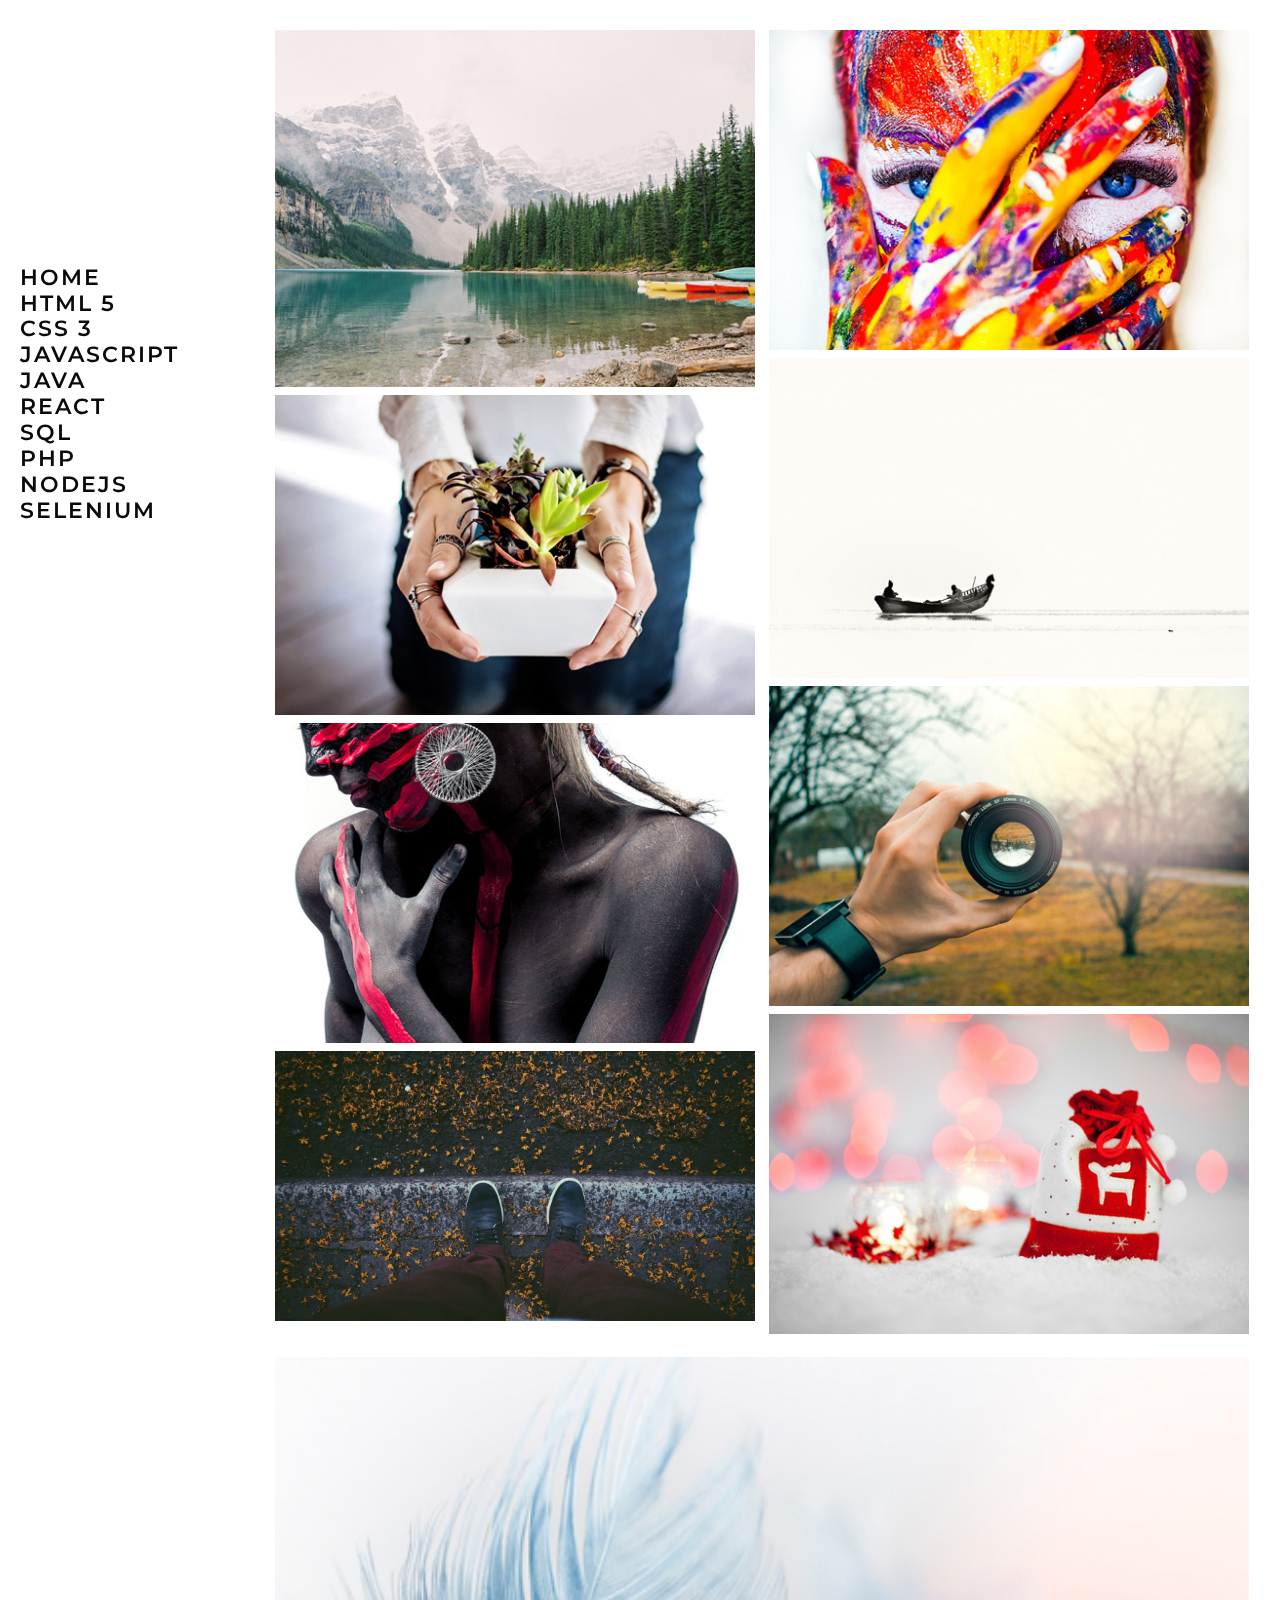
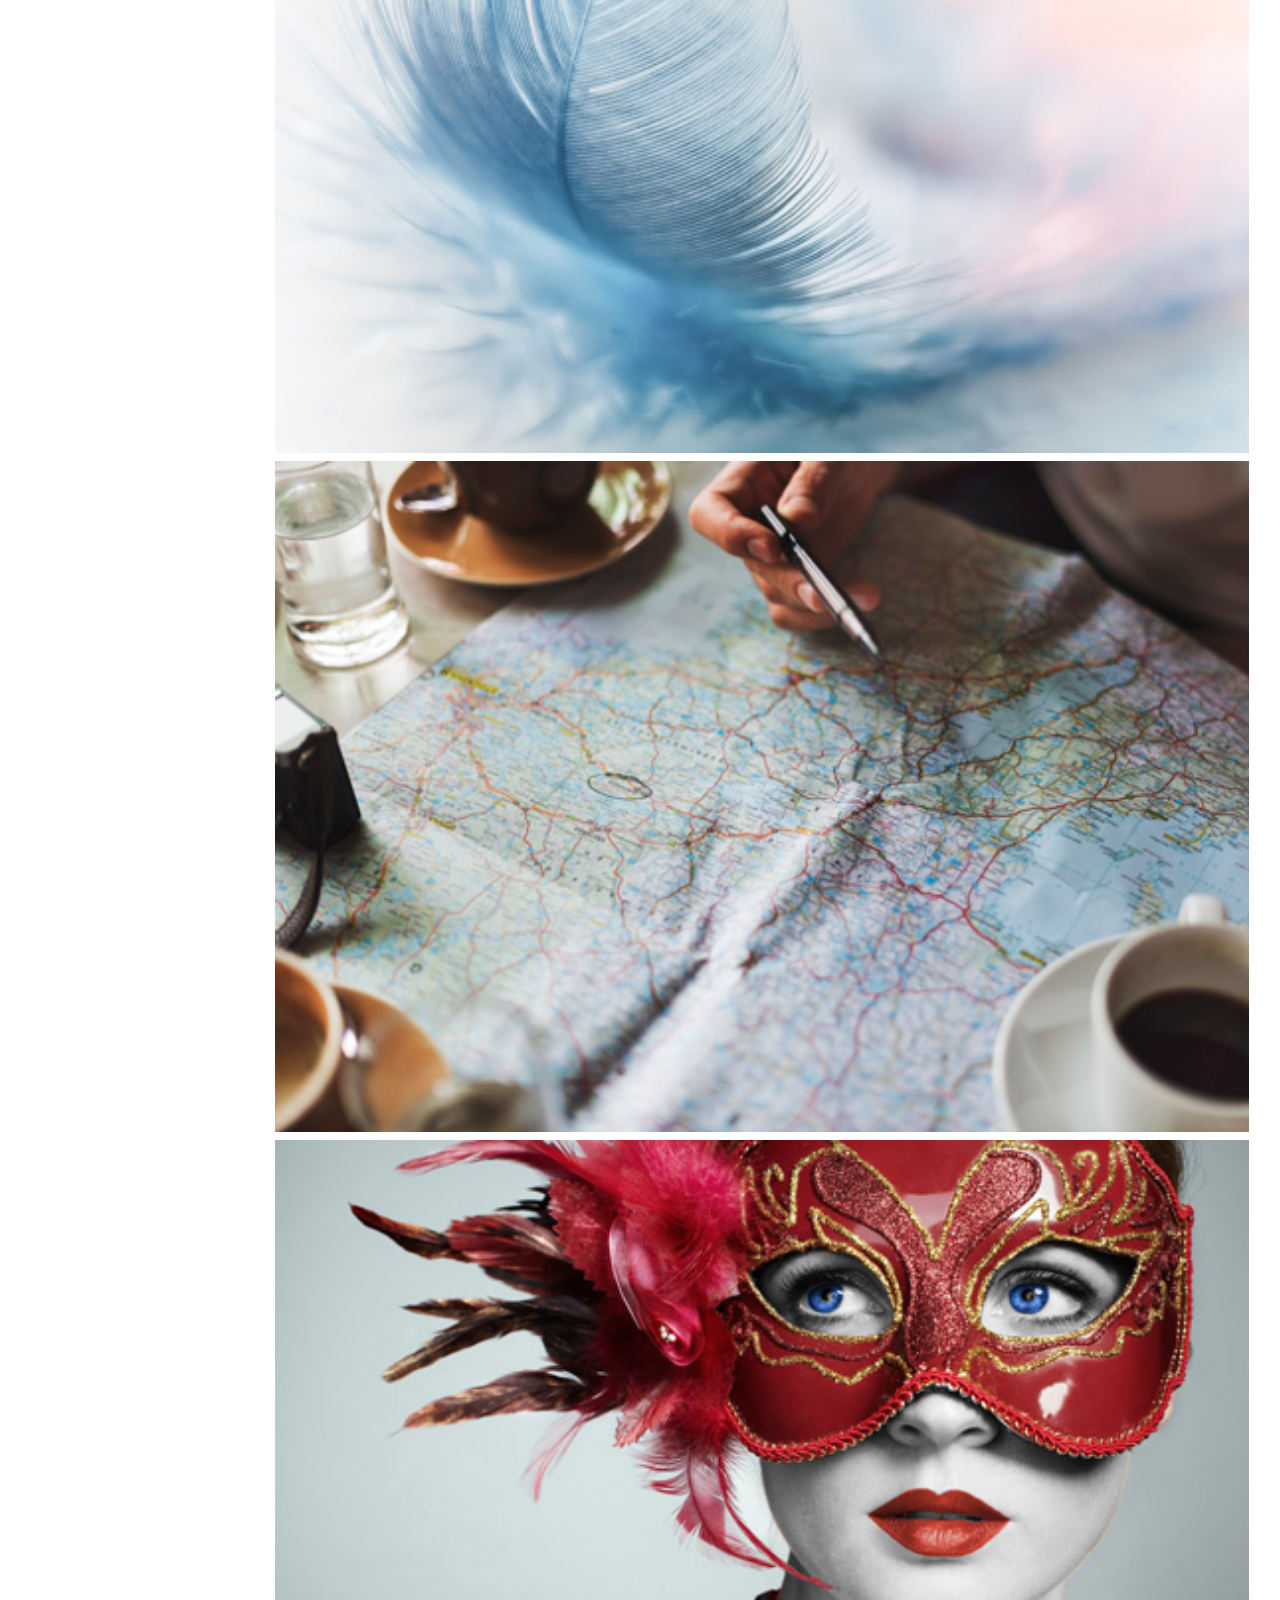
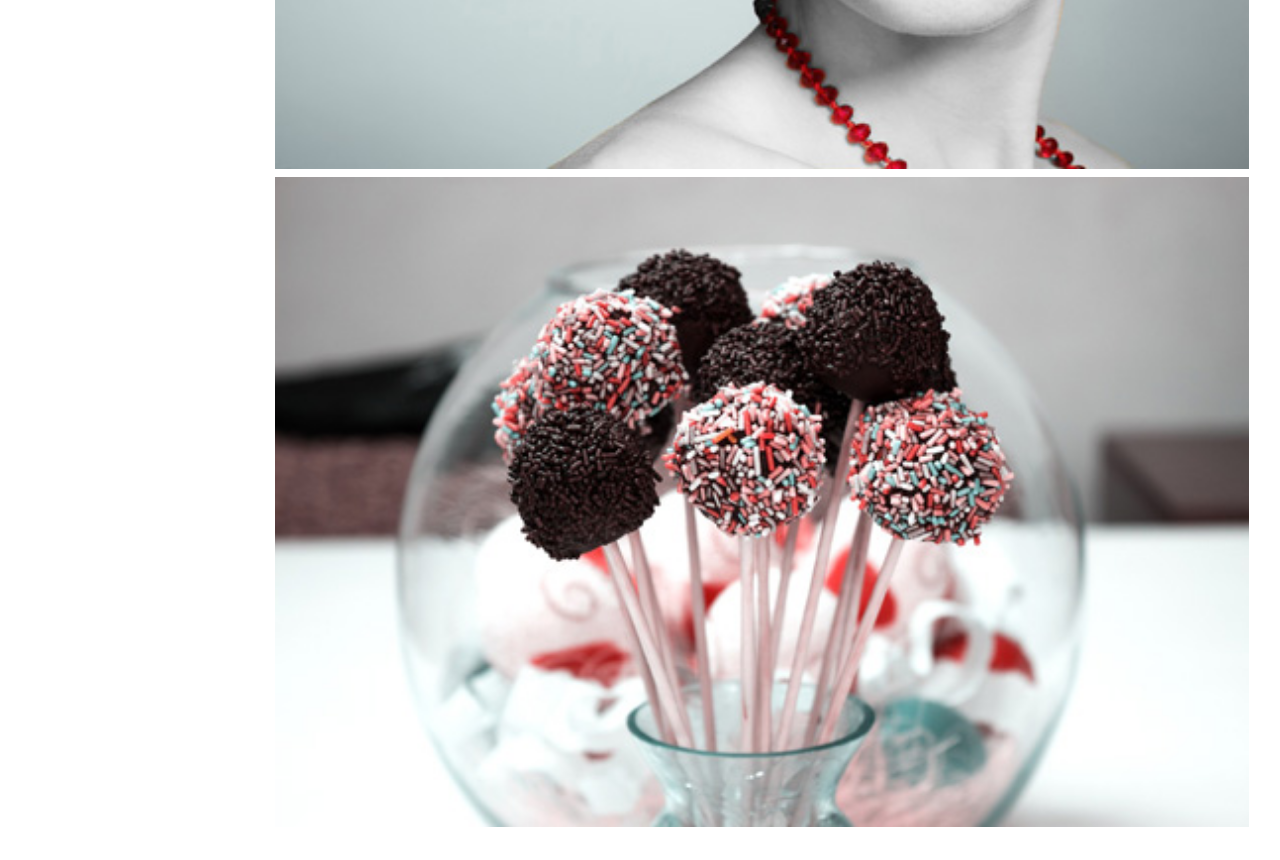
<file: index.html>
<!doctype html>
<html lang="en">
  <head>
    <meta charset="utf-8">
    <meta http-equiv="X-UA-Compatible" content="IE=edge">
    <meta name="description" content="">
    <meta name="viewport" content="width=device-width, initial-scale=1.0">
    <title>Alan Pilic - Portfolio</title>

    <!-- Stylesheets -->
    <link rel="stylesheet" href="css/style.css">

    <!-- Google Fonts -->
    <link href="https://fonts.googleapis.com/css?family=Montserrat:400,500,600" rel="stylesheet">

    <link rel="icon" href="img/icon.png">

  </head>
  <body>

        <div class="main-wrapper">

            <div class="mobile-nav">
                <div class="menu-icon-bar">
                    <svg class="menu-svg-bar" width="30" height="30">
                        <path d="M0, 5 30, 5" stroke="#e1c5a3"
                        stroke-width="5"/>
                        <path d="M0, 14 30, 14" stroke="#e1c5a3"
                        stroke-width="5"/>
                        <path d="M0, 23 30, 23" stroke="#e1c5a3"
                        stroke-width="5"/>
                    </svg>
                </div>

                <ul class="mobile-nav-bar">
                        <li><a href="#">Home</a></li>
                        <li><a href="htmlexampletwo.html">HTML 5</a></li>
                        <li><a href="cssexample.html">CSS 3</a></li>
                        <li><a href="javascript.html">JavaScript</a></li>
                        <li><a href="javaexample.html">Java</a></li>
                        <li><a href="#">React</a></li>
                        <li><a href="https://github.com/AlanPilic/alanpilic.github.io/blob/master/sqlexample.php">SQL</a></li>
                        <li><a href="https://github.com/AlanPilic/alanpilic.github.io/blob/master/sqlexample.php">PHP</a></li>
                        <li><a href="https://github.com/AlanPilic/NodeJs">NodeJS</a></li>
                        <li><a href="https://github.com/AlanPilic/SeleniumWebTests/tree/master/Selenium/src/websiteTesting">Selenium</a></li>
                </ul>
            </div>

            <div class="side-bar">
                <div class="fixed-side-bar">
                    <ul>
                        <li><a href="#">Home</a></li>
                        <li><a href="htmlexampletwo.html">HTML 5</a></li>
                        <li><a href="cssexample.html">CSS 3</a></li>
                        <li><a href="javascript.html">JavaScript</a></li>
                        <li><a href="javaexample.html">Java</a></li>
                        <li><a href="#">React</a></li>
                        <li><a href="https://github.com/AlanPilic/alanpilic.github.io/blob/master/sqlexample.php">SQL</a></li>
                        <li><a href="https://github.com/AlanPilic/alanpilic.github.io/blob/master/sqlexample.php">PHP</a></li>
                        <li><a href="https://nodejscatalog.herokuapp.com/">NodeJS</a></li>
                        <li><a href="https://github.com/AlanPilic/SeleniumWebTests/tree/master/Selenium/src/websiteTesting">Selenium</a></li>
                    </ul>
                </div>

            </div>

            <div class="main-content">

                    <div class="main-content-row"> 

                            <div class="main-content-column">
                                <div class="portfolio-html-2 opacity-block">
                                    <a href="etluxtenebris.html">
                                    <img src="img/img2_7.jpg">
                                    <div>
                                        <h1>HTML 5 Example Uno</h1>
                                        <h3>An example use of the Hyper Text Mark Up Language</h3>
                                    </div>
                                    </a>
                                </div>
                                
                                <div class="portfolio-html-2 opacity-block">
                                    <a href="minimaldesign.html">
                                    <img src="img/img1_2.jpg">
                                    <div>
                                        <h1>HTML 5 Example Due</h1>
                                        <h3>Second example of a minimalistic design in HTML 5</h3>
                                    </div>
                                    </a>
                                </div>
                                <div class="portfolio-html opacity-block">
                                    <a href="htmlexampletwo.html">
                                    <img src="img/img1_1.jpg">
                                    <div>
                                        <h1>HTML 5 Tre</h1>
                                        <h3>Third example of using HTML to do fancy things</h3>
                                    </div>
                                    </a>
                                </div>
                                <div class="portfolio-default opacity-block">
                                        <a href="gallery.html">
                                        <img src="img/gallery/img1_6.jpeg">
                                        <div>
                                            <h1>A Gallery</h1>
                                            <h3>A minimalistic gallery</h3>
                                        </div>
                                        </a>
                                </div>

                            </div>

                            <div class="main-content-column">
                                    <div class="portfolio-javascript opacity-block">
                                        <a href="javascript.html">
                                        <img src="img/img1_9.jpg">
                                        <div>
                                            <h1>JavaScript</h1>
                                            <h3>The language that brings most of the functionality to front end development</h3>
                                        </div>
                                        </a>
                                    </div>
                                    <div class="portfolio-java opacity-block">
                                        <a href="javaexample.html">
                                        <img src="img/img2_2.jpg">
                                        <div>
                                            <h1>Java</h1>
                                            <h3>A more traditional and middleware programming language that binds both front end and back end effectively</h3>
                                        </div>
                                        </a>
                                    </div>
                                    <div class="portfolio-css opacity-block">
                                        <a href="cssexample.html">
                                        <img src="img/img1_5.jpg">
                                        <div>
                                            <h1>CSS 3</h1>
                                            <h3>A couple of pragmatic uses of Cascading Style Sheets and it's animations</h3>
                                        </div>
                                        </a>
                                    </div>
                                    <div class="portfolio-node-js opacity-block">
                                        <a href="https://nodejscatalog.herokuapp.com/">
                                        <img src="img/img2_5.jpg">
                                        <div>
                                            <h1>Nodes JS</h1>
                                            <h3>Backend framework used to allow javascript back end capabilities</h3>
                                        </div>
                                        </a>
                                    </div>
                            </div>
                            
                            <div class="main-content-column">
                                    <div class="portfolio-sql opacity-block">
                                        <a href="https://github.com/AlanPilic/alanpilic.github.io/blob/master/sqlexample.php">
                                        <img src="img/img1_6.jpg">
                                        <div>
                                            <h1>SQL</h1>
                                            <h3>Short for Structured Query Language, integral part of saving data to servers</h3>
                                        </div>
                                        </a>
                                    </div>
                                    <div class="portfolio-default opacity-block">
                                        <a href="menus.html">
                                        <img src="img/img2_6.jpg">
                                        <div>
                                            <h1>Menu's and Buttons</h1>
                                            <h3>A fun little example of sliding menus</h3>
                                        </div>
                                        </a>
                                    </div>
                                    <div class="portfolio-react opacity-block">
                                        <a href="#">
                                        <img src="img/img1_7.jpg">
                                        <div>
                                            <h1>React</h1>
                                            <h3>React is a modern JavaScript framework for building user interfaces</h3>
                                        </div>
                                        </a>
                                    </div>
                                    <div class="portfolio-php opacity-block">
                                        <a href="https://github.com/AlanPilic/alanpilic.github.io/blob/master/sqlexample.php">
                                        <img src="img/img2_4.jpg">
                                        <div>
                                            <h1>PHP</h1>
                                            <h3>A scripting language commonly used to bridge sql databases with front end</h3>
                                        </div>
                                        </a>
                                    </div>
                            </div>

                    </div>

            </div>

        </div>

  </body>

  <script type="text/javascript" src="js/script.js"></script>

</html>
</file>
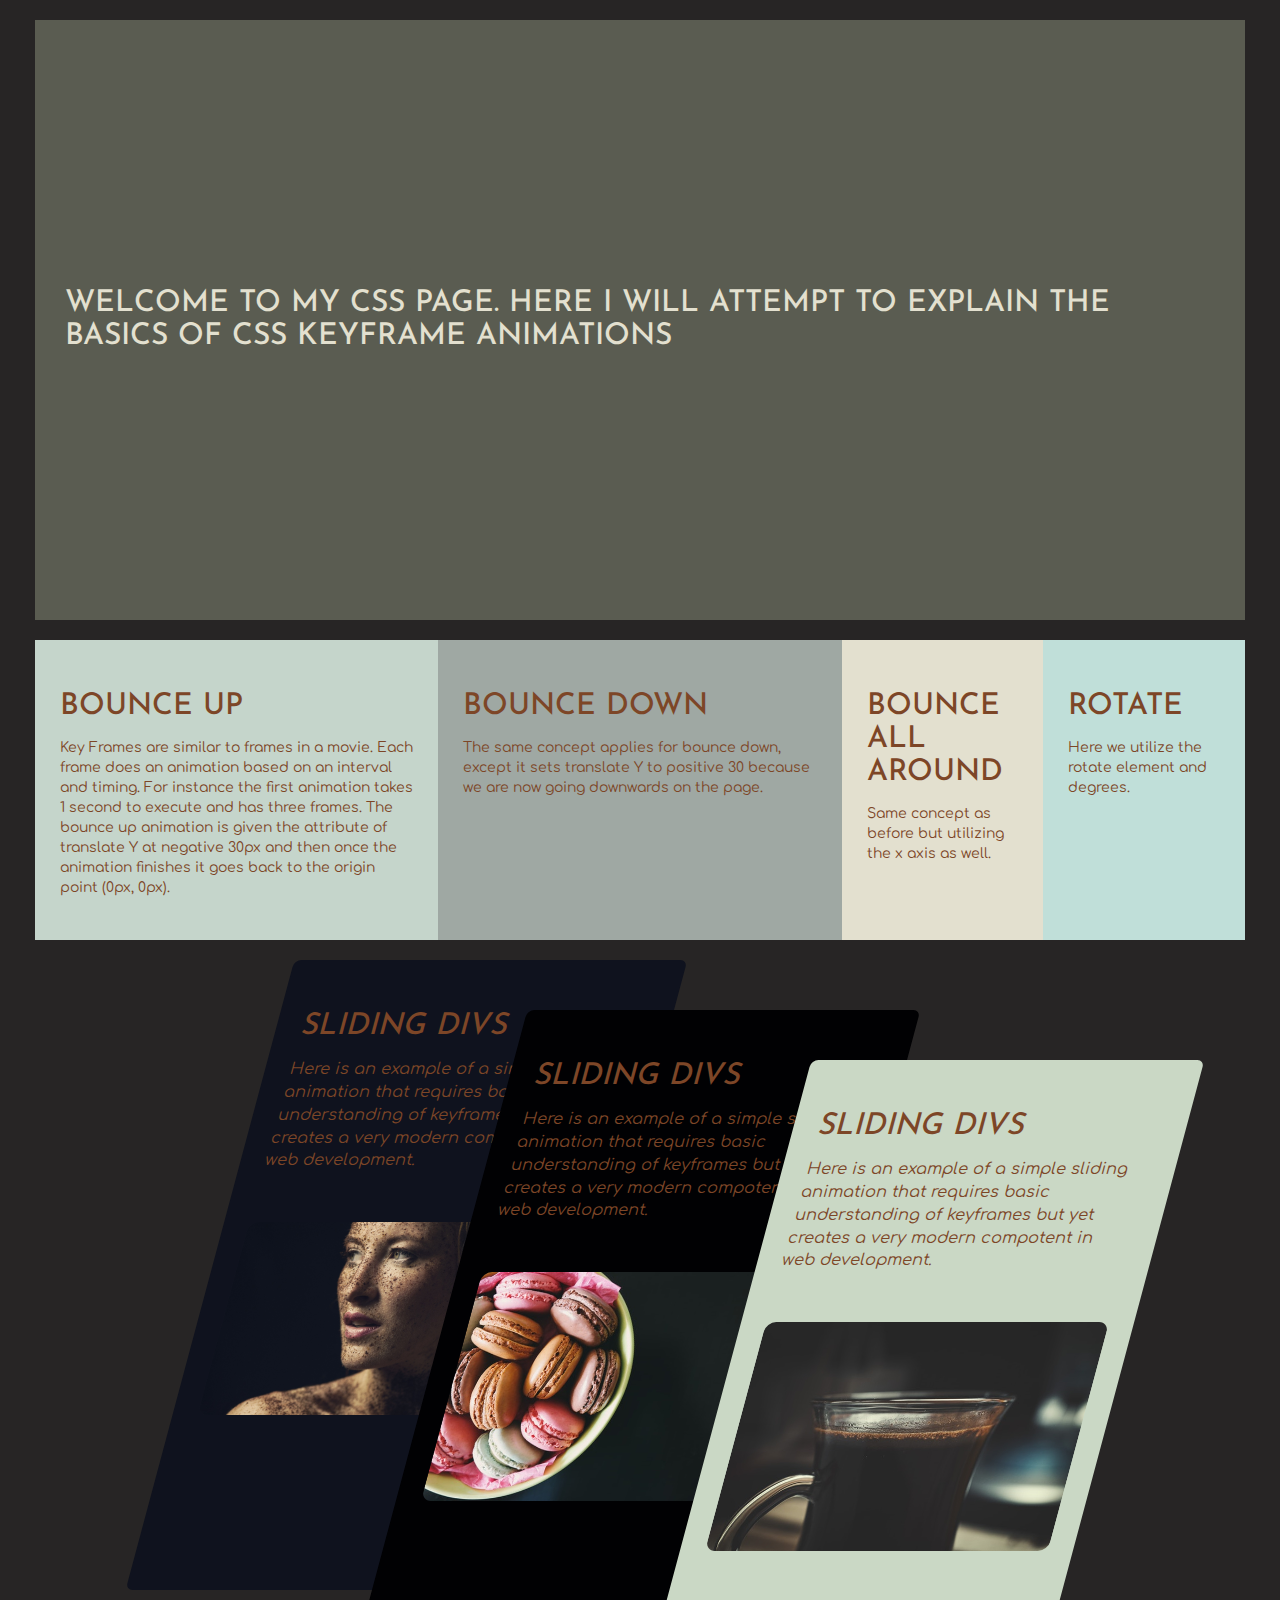
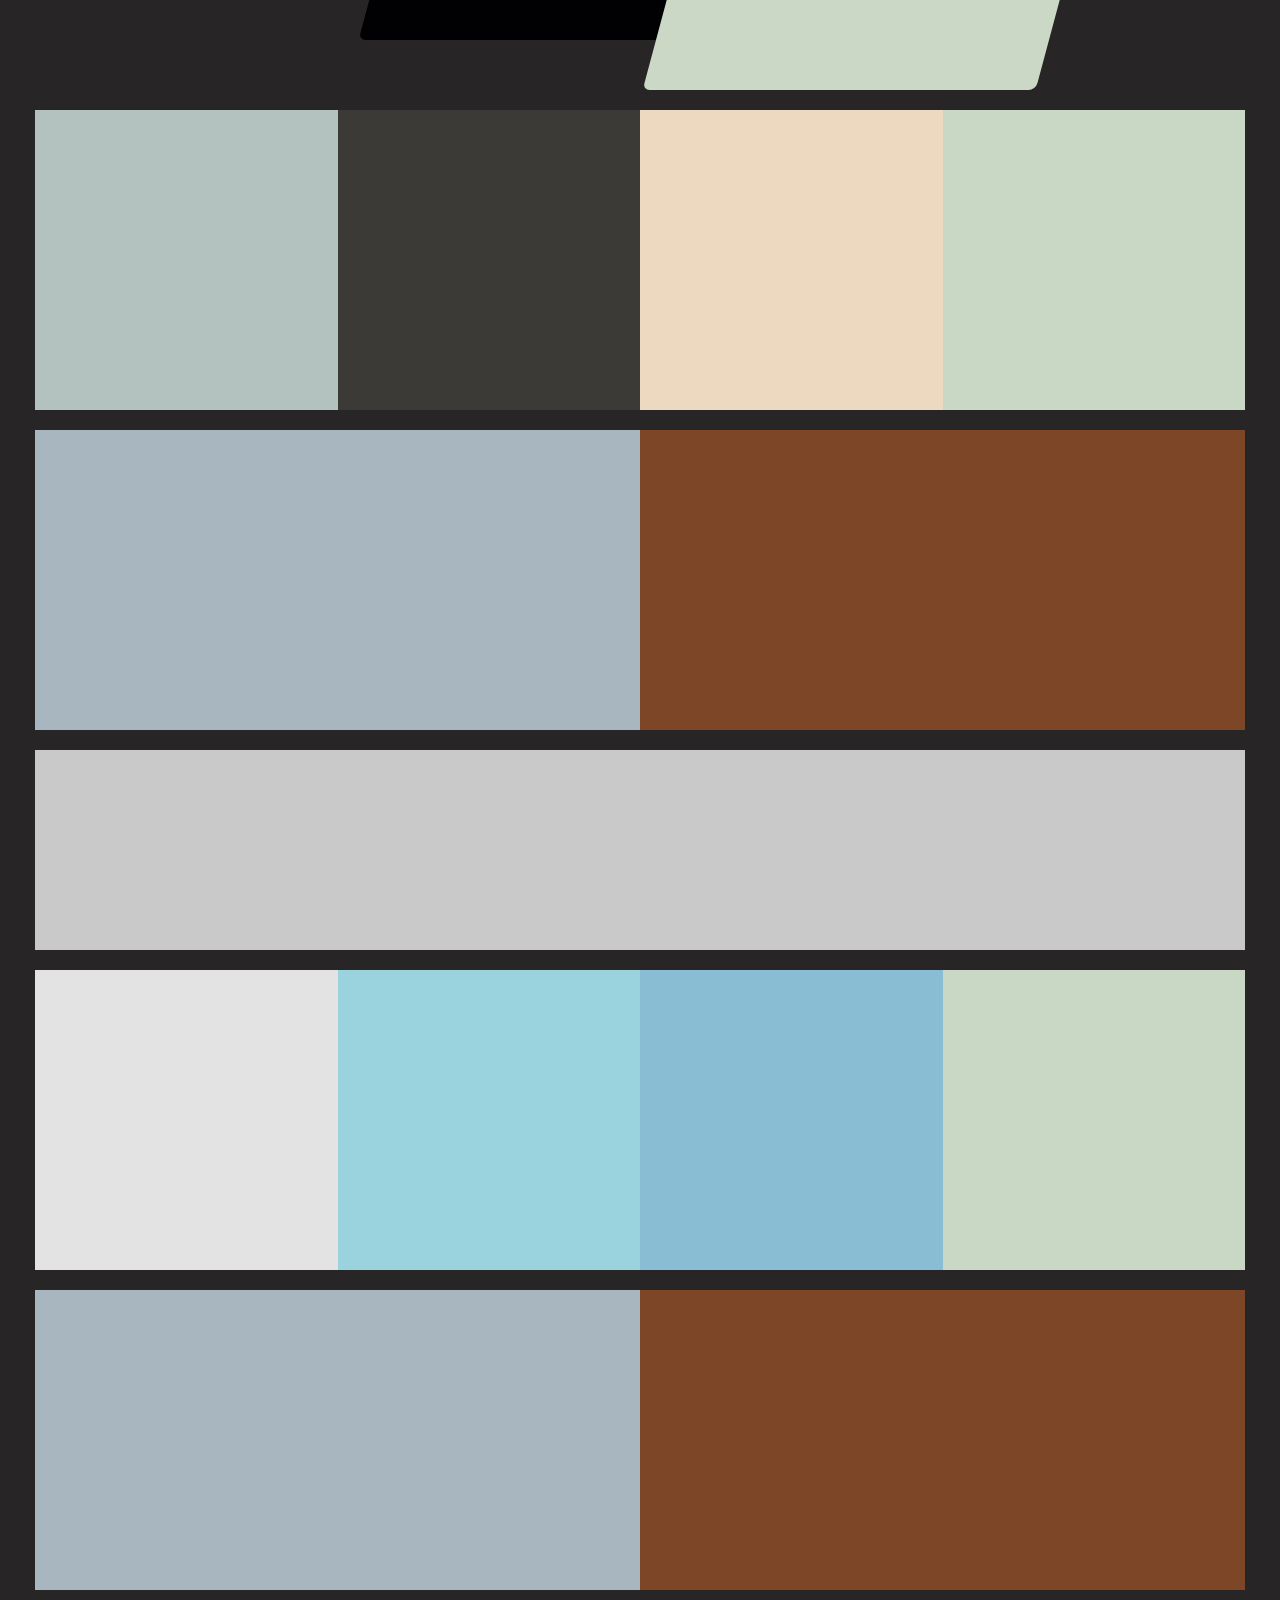
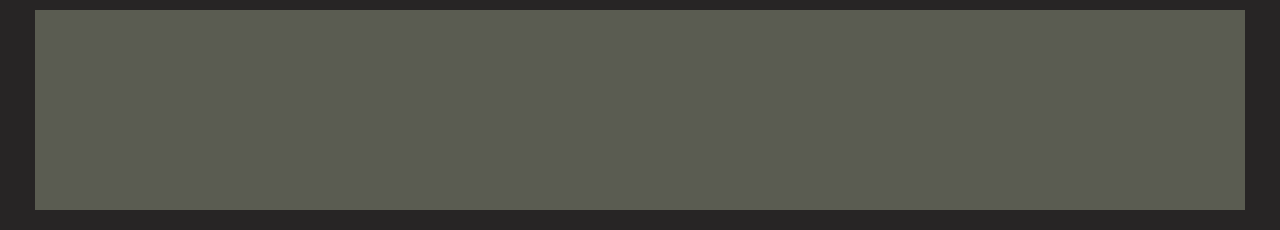
<file: cssexample.html>
<!DOCTYPE html>
<html>
<head>
<title>Cascading Style Sheets Portfolio Example</title>

<!-- Latest compiled and minified CSS -->
<link rel="stylesheet" href="https://maxcdn.bootstrapcdn.com/bootstrap/3.3.7/css/bootstrap.min.css" integrity="sha384-BVYiiSIFeK1dGmJRAkycuHAHRg32OmUcww7on3RYdg4Va+PmSTsz/K68vbdEjh4u" crossorigin="anonymous">

<link rel="stylesheet" type="text/css" href="css/cascadestyle.css">

<link href="https://fonts.googleapis.com/css?family=Josefin+Sans" rel="stylesheet">

<link href="https://fonts.googleapis.com/css?family=Comfortaa" rel="stylesheet">

<link rel="icon" href="img/icon.png">

</head>

<body>

	<div class="container-fluid">

		<div class="row">

			<div class="col-md-12 v-center-flex" style="background-color: #5a5c51; min-height: 600px;">

  				 <h1 class="mainHeader">Welcome to my CSS page. Here I will attempt to explain the basics of css keyframe animations</h1>

			</div>

		</div>

		<div class="row">

			<div class="col-md-8">			

				<div class="col-md-6" id="bounceUp" style="background-color: #c5d5cb; min-height: 300px;">
					<h1 class="animationHeader">Bounce Up</h1>
					<p class="paragraphStyle"> Key Frames are similar to frames in a movie. Each frame does an animation based on an interval and timing. For instance the first animation takes 1 second to execute and has three frames. The bounce up animation is given the attribute of translate Y at negative 30px and then once the animation finishes it goes back to the origin point (0px, 0px).</p>
				</div>

				<div class="col-md-6" id="bounceDown" style="background-color: #9fa8a3; min-height: 300px;">
					<h1 class="animationHeader">Bounce Down</h1>
					<p class="paragraphStyle"> The same concept applies for bounce down, except it sets translate Y to positive 30 because we are now going downwards on the page.</p>
				</div>

			</div>

			<div class="col-md-4">			

				<div class="col-md-6" id="bounceAllAround" style="background-color: #e3e0cf; min-height: 300px;">
					<h1 class="animationHeader">Bounce All Around</h1>
					<p class="paragraphStyle"> Same concept as before but utilizing the x axis as well.</p>
				</div>

				<div class="col-md-6" id="rotateAround" style="background-color: #c0dfd9; min-height: 300px;">
					<h1 class="animationHeader">Rotate</h1>
					<p class="paragraphStyle">Here we utilize the rotate element and degrees.</p>
				</div>

			</div>

		</div>

		<section id="slidingDivs">

		<div class="container-fluid">

			<div class="row" style="overflow: hidden;">

				<div class="col-md-4" id="skew">

						<h1 class="animationHeader">Sliding Divs</h1>

						<p class="internalParagraph"> Here is an example of a simple sliding animation that requires basic understanding of keyframes but yet creates a very modern compotent in web development.</p>


						<div class="paragraphStyle">

						<img src="img/sliderImg1.jpg" height="350" class="img-fluid" alt="Responsive image" id="sliderImg">

						</div>

				</div>

				<div class="col-md-4" id="skew2" style="background-color: #010103; margin-top: 50px;">

						<h1 class="animationHeader">Sliding Divs</h1>

						<p class="internalParagraph"> Here is an example of a simple sliding animation that requires basic understanding of keyframes but yet creates a very modern compotent in web development.</p>


						<div class="paragraphStyle" style="overflow: hidden;">

						<img src="img/sliderImg2.jpg" height="350" class="img-fluid" alt="Responsive image" id="sliderImg">

						</div>

				</div>

				<div class="col-md-4" id="skew3" style="background-color: #cad8c5; margin-top: 100px;">

						<h1 class="animationHeader">Sliding Divs</h1>

						<p class="internalParagraph"> Here is an example of a simple sliding animation that requires basic understanding of keyframes but yet creates a very modern compotent in web development.</p>


						<div class="paragraphStyle" style="overflow: hidden;">

						<img src="img/sliderImg3.jpg" height="350" class="img-fluid" alt="Responsive image" id="sliderImg">

						</div>

				</div>

			</div>

			</div>

		</section>

		<div class="row">

			<div class="col-md-3" style="background-color: #b3c2bf; min-height: 300px;">

			</div>

			<div class="col-md-3" style="background-color: #3b3a36; min-height: 300px;">

			</div>

			<div class="col-md-3" style="background-color: #edd9c0; min-height: 300px;">

			</div>

			<div class="col-md-3" style="background-color: #c9d8c5; min-height: 300px;">

			</div>

		</div>

		<div class="row">

			<div class="col-md-6" style="background-color: #a8b6bf; min-height: 300px;">

			</div>

			<div class="col-md-6" style="background-color: #7d4627; min-height: 300px;">

			</div>

		</div>

		<div class="row">

			<div class="col-md-12" style="background-color: #c9c9c9; min-height: 200px;">

			</div>

		</div>

		<div class="row">

			<div class="col-md-3" style="background-color: #e3e3e3; min-height: 300px;">

			</div>

			<div class="col-md-3" style="background-color: #9ad3de; min-height: 300px;">

			</div>

			<div class="col-md-3" style="background-color: #89bdd3; min-height: 300px;">

			</div>

			<div class="col-md-3" style="background-color: #c9d8c5; min-height: 300px;">

			</div>

		</div>

		<div class="row">

			<div class="col-md-6" style="background-color: #a8b6bf; min-height: 300px;">

			</div>

			<div class="col-md-6" style="background-color: #7d4627; min-height: 300px;">

			</div>

		</div>

		<div class="row" style="margin-bottom: 20px;">

			<div class="col-md-12" style="background-color: #5a5c51; min-height: 200px;">

			</div>

		</div>



	</div>


</body>


</html>
</file>
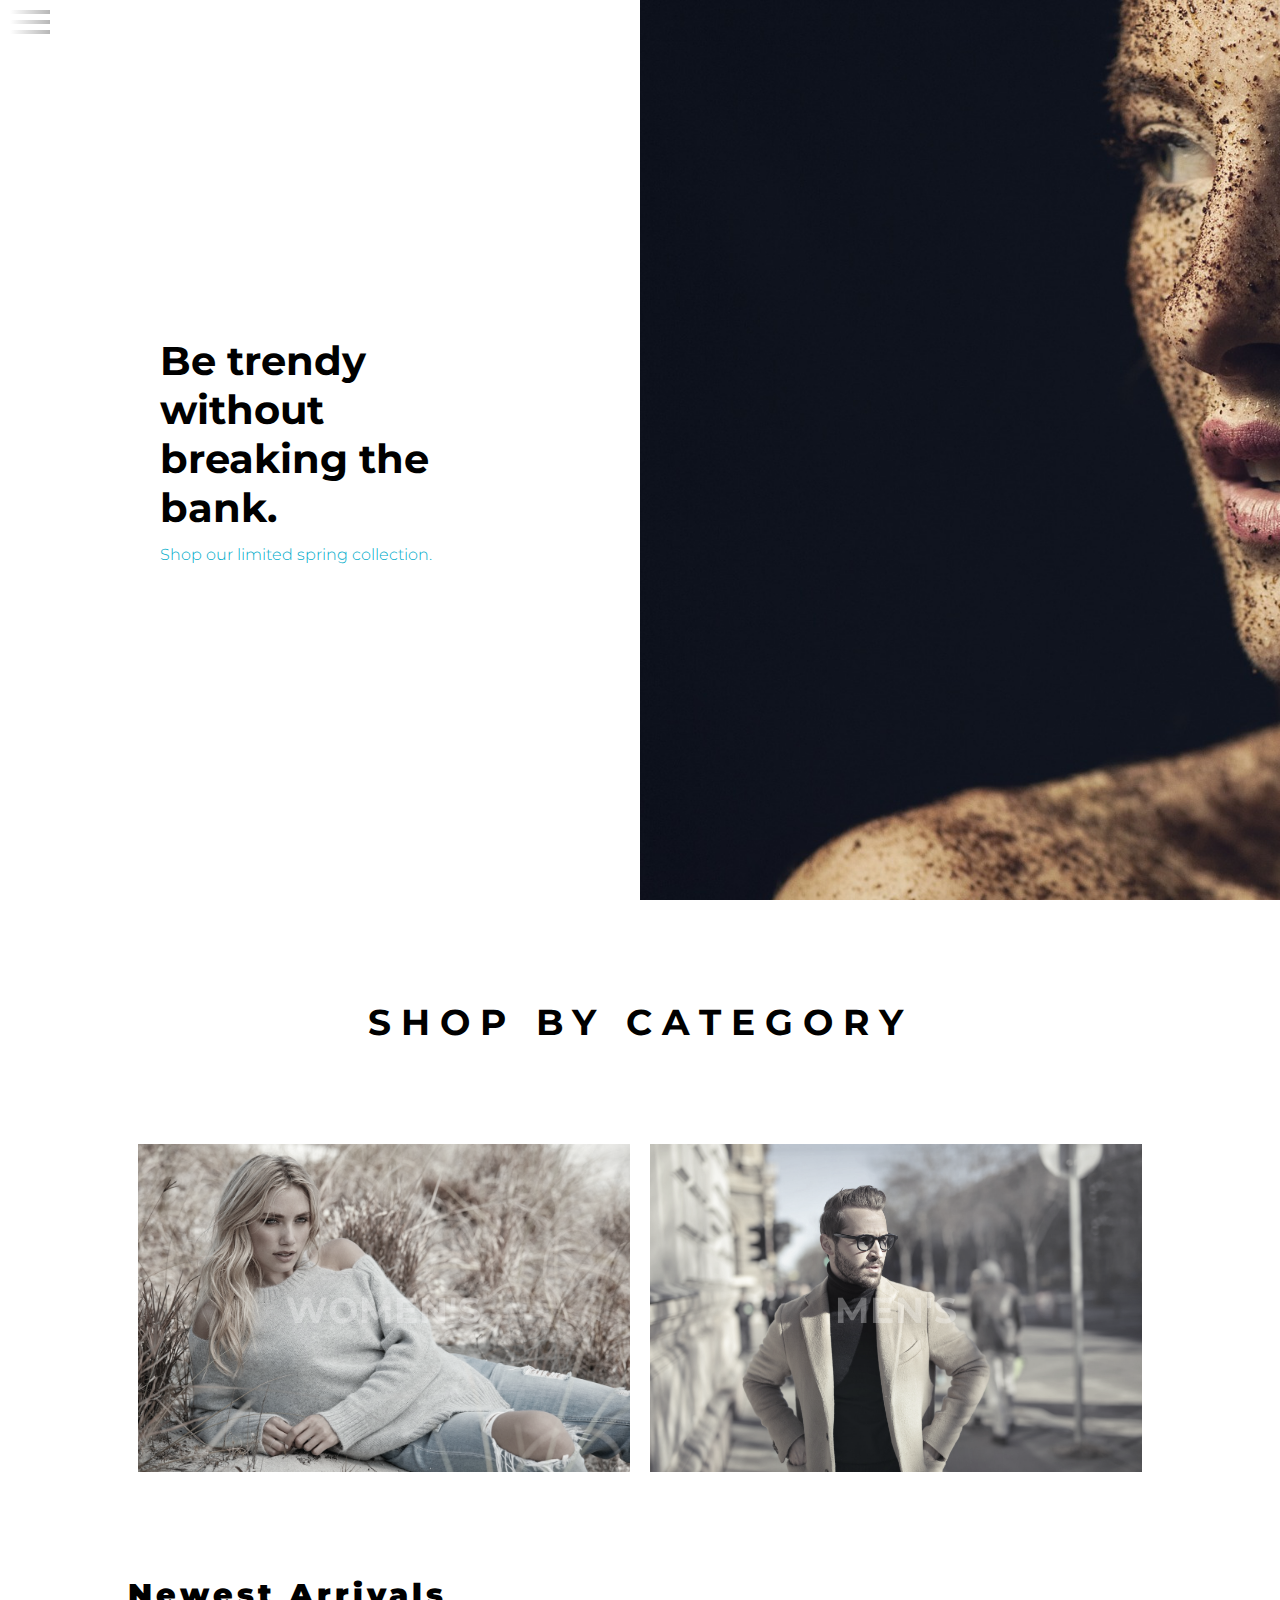
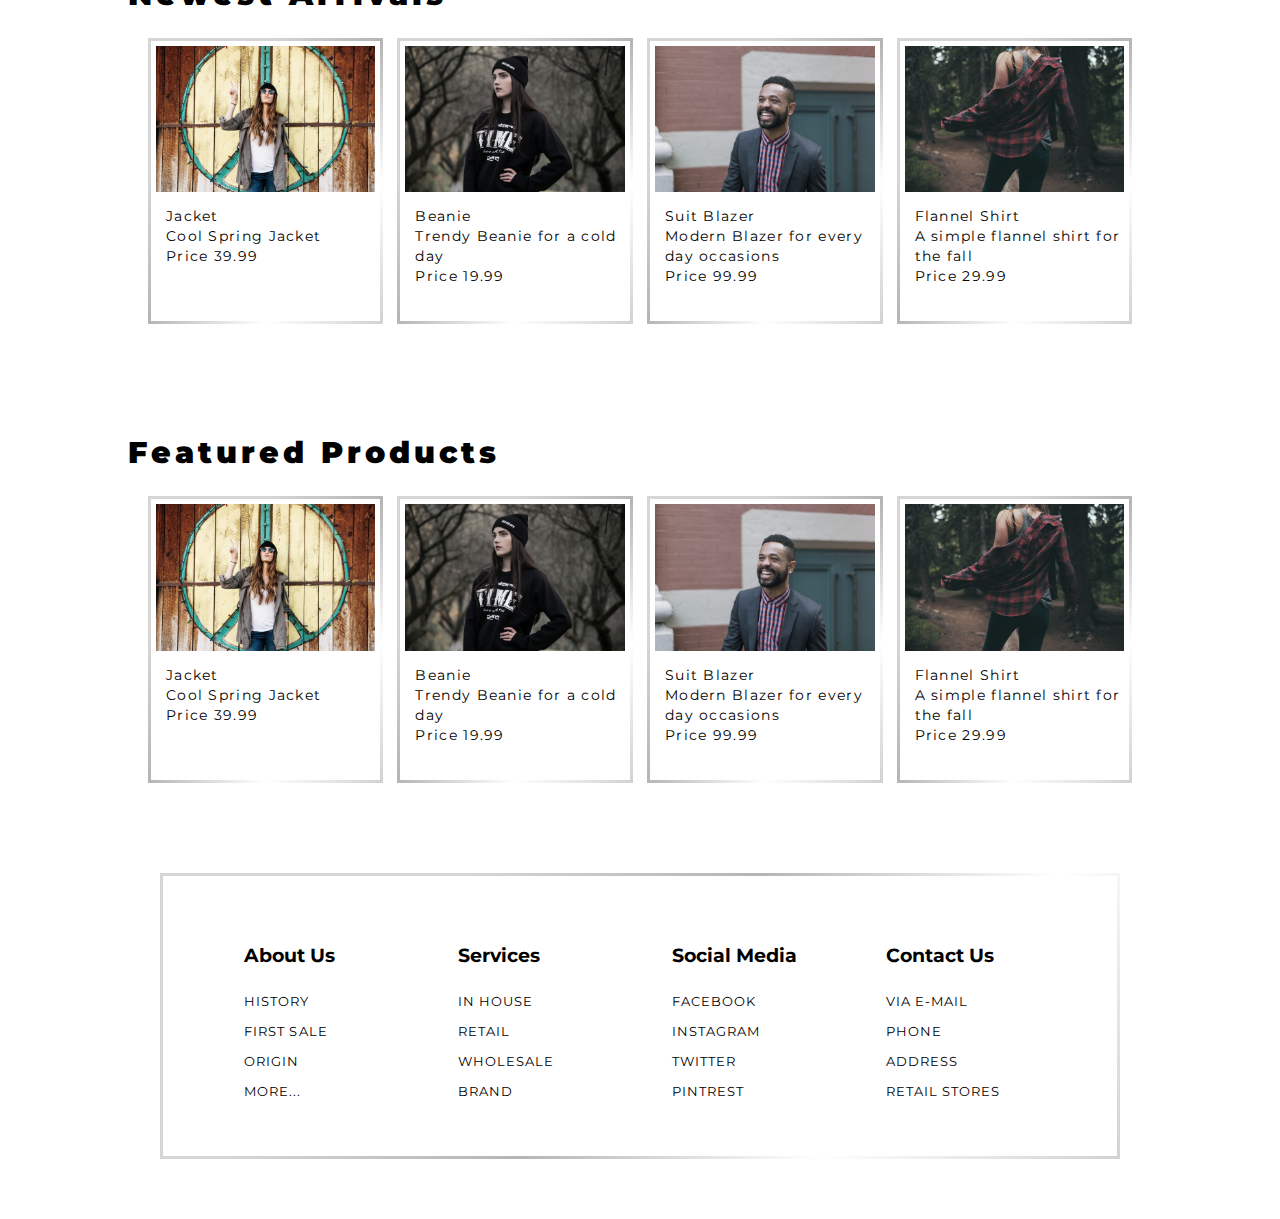
<file: etluxtenebris.html>
<!DOCTYPE html>
<html lang="en">

<head>
    <meta charset="UTF-8">
    <meta name="viewport" content="width=device-width, initial-scale=1.0">
    <meta http-equiv="X-UA-Compatible" content="ie=edge">
    <title>Et Lux Tenebris</title>
    <link rel="stylesheet" href="css/lux.css">
    <link rel="icon" href="img/icon.png">
    <link href="https://fonts.googleapis.com/css?family=Montserrat" rel="stylesheet">
</head>

<body>

    <div class="content">

        <header>

            <div class="nav-icon" id="nav-icon">
                <span></span>
                <span></span>
                <span></span>
            </div>

            <div class="menu-container">
                <div class="menu">
                    <ul class="menu-list">
                        <li>
                            <a href="#">Home</a>
                        </li>
                        <li>
                            <a href="#">About Us</a>
                        </li>
                        <li>
                            <a href="#">Contact Us</a>
                        </li>
                        <li>
                            <a href="gallery.html">Gallery</a>
                        </li>
                        <li>
                            <a href="menus.html">Menu</a>
                        </li>
                    </ul>
                </div>
            </div>

        </header>



        <section class="intro-section">

            <div class="flex-container">

                <div class="flex-half category-left">

                    <div>
                        <h1>
                            Be trendy without breaking the bank.

                        </h1>
                        <h4>
                            Shop our limited spring collection.

                        </h4>
                    </div>

                </div>

                <div class="flex-half category-right">

                </div>

            </div>

        </section>


        <section class="categories">

            <div class="main-category-container">

                <h1>Shop By Category</h1>

                <div class="category-container">

                    <div class="main-category-left">

                        <a href="#">
                            <div>
                                <img src="img/lux/img1_1.jpeg" />
                                <h3>Women's</h3>
                            </div>
                        </a>

                    </div>

                    <div class="main-category-right">

                        <a href="#">
                            <div>
                                <img src="img/lux/img1_2.jpeg" />
                                <h3>Men's</h3>
                            </div>
                        </a>

                    </div>


                </div>

            </div>

        </section>

        <section class="products-section">

            <div class="main-product-container">

                <h1>Newest Arrivals</h1>

                <div class="internal-product-container">
                    <div class="products">
                        <ul class="product-list">
                            <li>
                                <a href="#">
                                    <div class="product-image">
                                        <img src="img/lux/jacket.jpeg" />
                                    </div>
                                    <div class="product-info">

                                        <div>Jacket</div>
                                        <div>Cool Spring Jacket</div>
                                        <span>Price 39.99</span>

                                    </div>
                                </a>
                            </li>
                            <li>
                                <a href="#">
                                    <div class="product-image">
                                        <img src="img/lux/beanie.jpeg" />
                                    </div>
                                    <div class="product-info">

                                        <div>Beanie</div>
                                        <div>Trendy Beanie for a cold day</div>
                                        <span>Price 19.99</span>

                                    </div>
                                </a>
                            </li>
                            <li>
                                <a href="#">
                                    <div class="product-image">
                                        <img src="img/lux/blazer.jpeg" />
                                    </div>
                                    <div class="product-info">

                                        <div>Suit Blazer</div>
                                        <div>Modern Blazer for every day occasions</div>
                                        <span>Price 99.99</span>

                                    </div>
                                </a>
                            </li>
                            <li>
                                <a href="#">
                                    <div class="product-image">
                                        <img src="img/lux/shirt.jpeg" />
                                    </div>
                                    <div class="product-info">

                                        <div>Flannel Shirt</div>
                                        <div>A simple flannel shirt for the fall</div>
                                        <span>Price 29.99</span>

                                    </div>
                                </a>
                            </li>

                        </ul>
                    </div>
                </div>
            </div>

        </section>

        <section class="products-section">

            <div class="main-product-container">

                <h1>Featured Products</h1>

                <div class="internal-product-container">
                    <div class="products">
                        <ul class="product-list">
                            <li>
                                <a href="#">
                                    <div class="product-image">
                                        <img src="img/lux/jacket.jpeg" />
                                    </div>
                                    <div class="product-info">

                                        <div>Jacket</div>
                                        <div>Cool Spring Jacket</div>
                                        <span>Price 39.99</span>

                                    </div>
                                </a>
                            </li>
                            <li>
                                <a href="#">
                                    <div class="product-image">
                                        <img src="img/lux/beanie.jpeg" />
                                    </div>
                                    <div class="product-info">

                                        <div>Beanie</div>
                                        <div>Trendy Beanie for a cold day</div>
                                        <span>Price 19.99</span>

                                    </div>
                                </a>
                            </li>
                            <li>
                                <a href="#">
                                    <div class="product-image">
                                        <img src="img/lux/blazer.jpeg" />
                                    </div>
                                    <div class="product-info">

                                        <div>Suit Blazer</div>
                                        <div>Modern Blazer for every day occasions</div>
                                        <span>Price 99.99</span>

                                    </div>
                                </a>
                            </li>
                            <li>
                                <a href="#">
                                    <div class="product-image">
                                        <img src="img/lux/shirt.jpeg" />
                                    </div>
                                    <div class="product-info">

                                        <div>Flannel Shirt</div>
                                        <div>A simple flannel shirt for the fall</div>
                                        <span>Price 29.99</span>

                                    </div>
                                </a>
                            </li>

                        </ul>
                    </div>
                </div>
            </div>

        </section>

        <footer>

            <div class="footer-container">
                
                    <div class="stack-4">
                        <h3> About Us </h3>
                        <ul class="footer-list">
                            <li>
                                <a href="#">History</a>
                            </li>
                            <li>
                                <a href="#">First Sale</a>
                            </li>
                            <li>
                                <a href="#">Origin</a>
                            </li>
                            <li>
                                <a href="#">More...</a>
                            </li>
                        </ul>
                    </div>

                    <div class="stack-4">
                        <h3> Services </h3>
                        <ul class="footer-list">
                            <li>
                                <a href="#">In House</a>
                            </li>
                            <li>
                                <a href="#">Retail</a>
                            </li>
                            <li>
                                <a href="#">Wholesale</a>
                            </li>
                            <li>
                                <a href="#">Brand</a>
                            </li>
                        </ul>
                    </div>

                    <div class="stack-4">
                        <h3> Social Media </h3>
                        <ul class="footer-list">
                            <li>
                                <a href="#">Facebook</a>
                            </li>
                            <li>
                                <a href="#">Instagram</a>
                            </li>
                            <li>
                                <a href="#">Twitter</a>
                            </li>
                            <li>
                                <a href="#">Pintrest</a>
                            </li>
                        </ul>
                    </div>

                    <div class="stack-4">
                        <h3> Contact Us </h3>
                        <ul class="footer-list">
                            <li>
                                <a href="#">Via E-Mail</a>
                            </li>
                            <li>
                                <a href="#">Phone</a>
                            </li>
                            <li>
                                <a href="#">Address</a>
                            </li>
                            <li>
                                <a href="#">Retail Stores</a>
                            </li>
                        </ul>
                    </div>

                </div>

        </footer>

    </div>
    <!-- end of content div -->

    <script type="text/javascript" src="js/lux.js"></script>

</body>



</html>
</file>
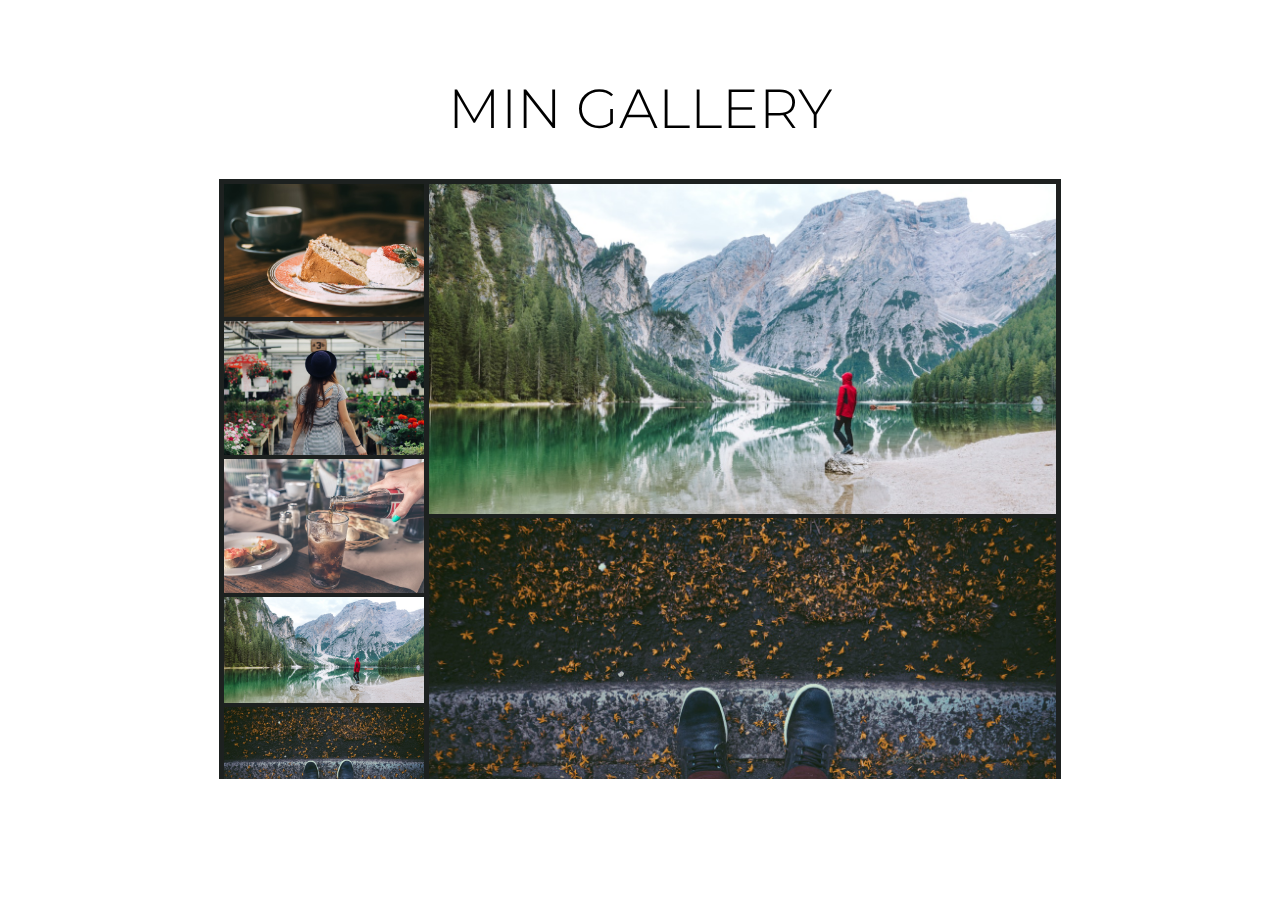
<file: gallery.html>
<!DOCTYPE html>
<html lang="en">

<head>
    <meta charset="UTF-8">
    <meta name="viewport" content="width=device-width, initial-scale=1.0">
    <meta http-equiv="X-UA-Compatible" content="ie=edge">
    <title>Gallery</title>
    <link rel="stylesheet" href="css/gallery.css">
    <link href="https://fonts.googleapis.com/css?family=Montserrat" rel="stylesheet">

    <link rel="icon" href="img/icon.png">
</head>

<body>

    <h1>Min Gallery</h1>

    <div class="wrapper">

        <div class="column-25">

            <div>
                <img src="img/gallery/img1_1.jpeg">
            </div>
            <div>
                <img src="img/gallery/img1_2.jpeg">
            </div>
            <div>
                <img src="img/gallery/img1_3.jpeg">
            </div>
            <div>
                <img src="img/gallery/img1_4.jpeg">
            </div>
            <div>
                <img src="img/gallery/img1_6.jpeg">
            </div>
            <div>
                <img src="img/gallery/img1_5.jpeg">
            </div>
            <div>
                <img src="img/gallery/img1_2.jpeg">
            </div>
            <div>
                <img src="img/gallery/img1_1.jpeg">
            </div>
            <div>
                <img src="img/gallery/img1_4.jpeg">
            </div>
            <div>
                <img src="img/gallery/img1_3.jpeg">
            </div>
            <div>
                <img src="img/gallery/img1_6.jpeg">
            </div>
            <div>
                <img src="img/gallery/img1_3.jpeg">
            </div>
            <div>
                <img src="img/gallery/img1_1.jpeg">
            </div>
            <div>
                <img src="img/gallery/img1_2.jpeg">
            </div>
            <div>
                <img src="img/gallery/img1_3.jpeg">
            </div>
            <div>
                <img src="img/gallery/img1_4.jpeg">
            </div>
            <div>
                <img src="img/gallery/img1_6.jpeg">
            </div>
            <div>
                <img src="img/gallery/img1_5.jpeg">
            </div>
            <div>
                <img src="img/gallery/img1_2.jpeg">
            </div>
            <div>
                <img src="img/gallery/img1_1.jpeg">
            </div>
            <div>
                <img src="img/gallery/img1_4.jpeg">
            </div>
            <div>
                <img src="img/gallery/img1_3.jpeg">
            </div>
            <div>
                <img src="img/gallery/img1_6.jpeg">
            </div>
            <div>
                <img src="img/gallery/img1_3.jpeg">
            </div>



        </div>

        <div class="column-75">

            <div>
                <img src="img/gallery/img1_4.jpeg">
            </div>

            <div>
                <img src="img/gallery/img1_6.jpeg">
            </div>

            <div>
                <img src="img/gallery/img1_5.jpeg">
            </div>

            <div>
                <img src="img/gallery/img1_1.jpeg">
            </div>

            <div>
                <img src="img/gallery/img1_3.jpeg">
            </div>

            <div>
                <img src="img/gallery/img1_2.jpeg">
            </div>

            <div>
                <img src="img/gallery/img1_6.jpeg">
            </div>

            <div>
                <img src="img/gallery/img1_5.jpeg">
            </div>

        </div>



    </div>

</body>

</html>
</file>
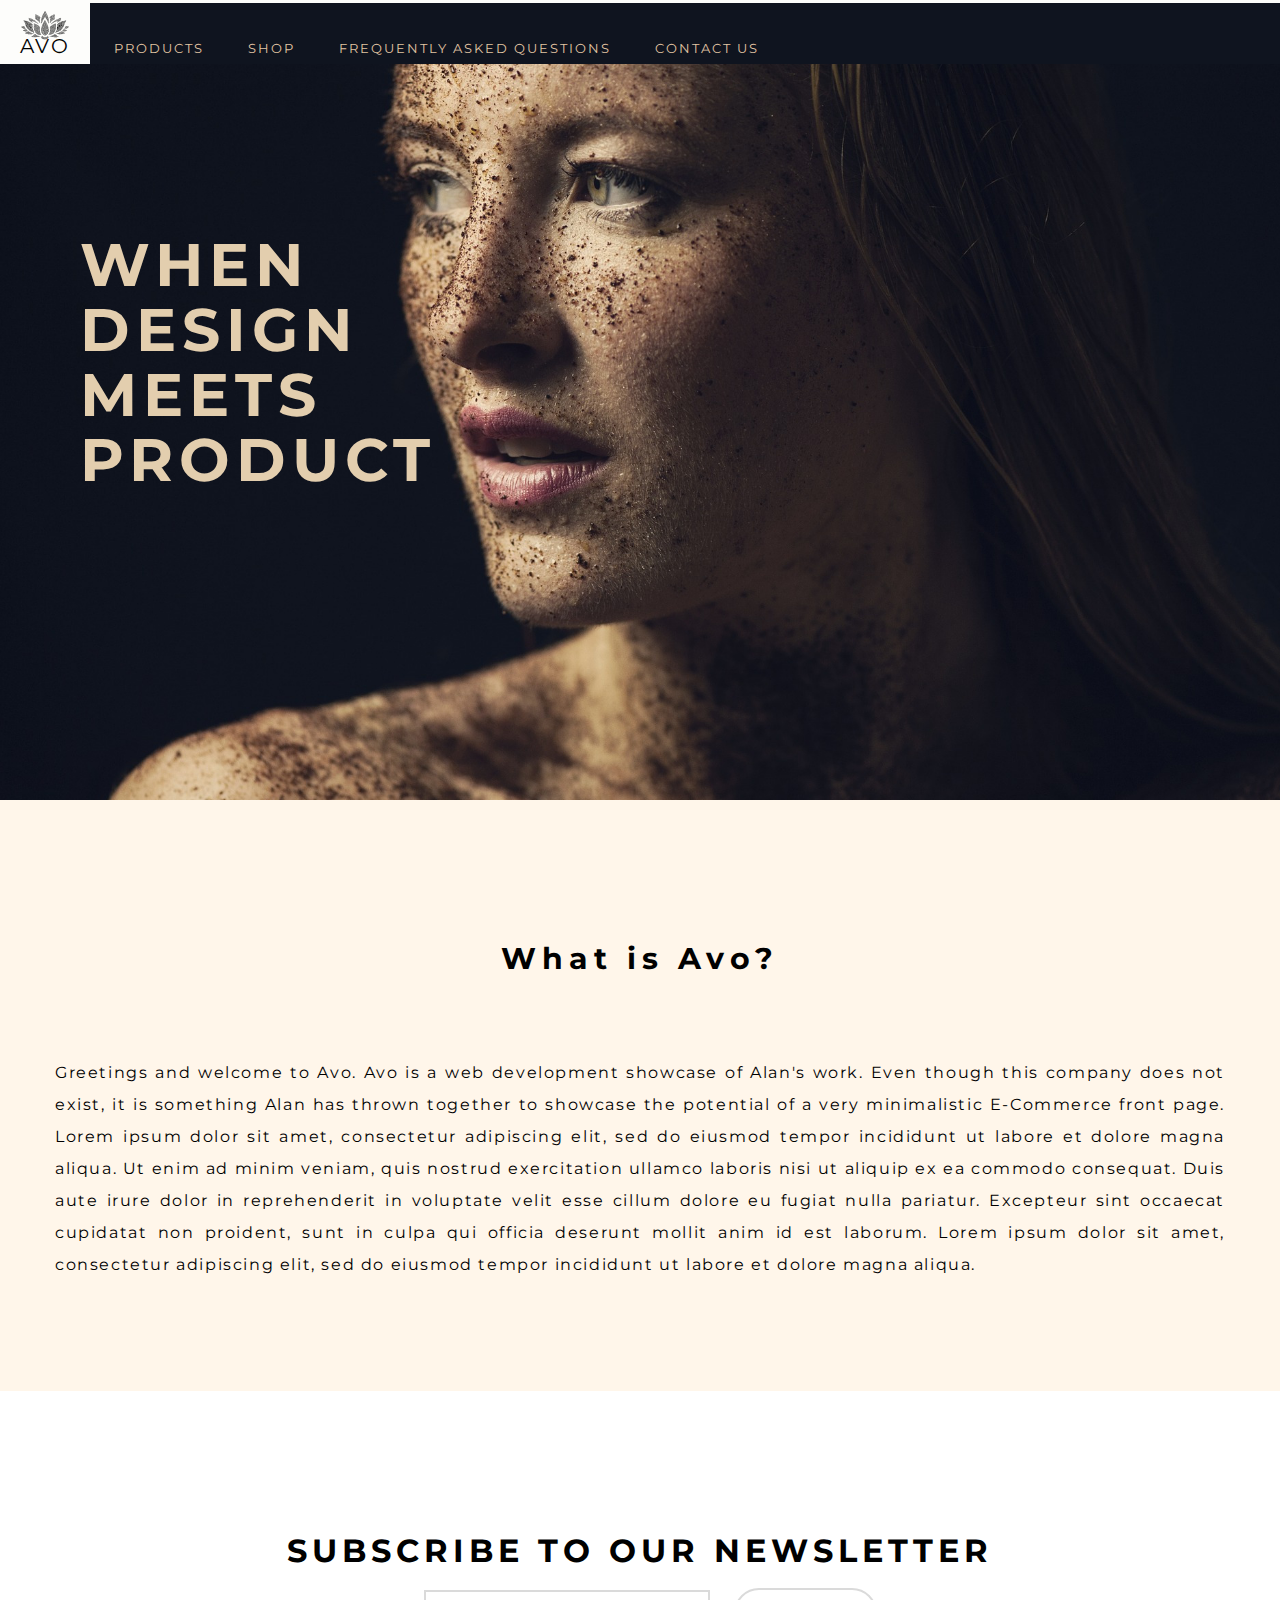
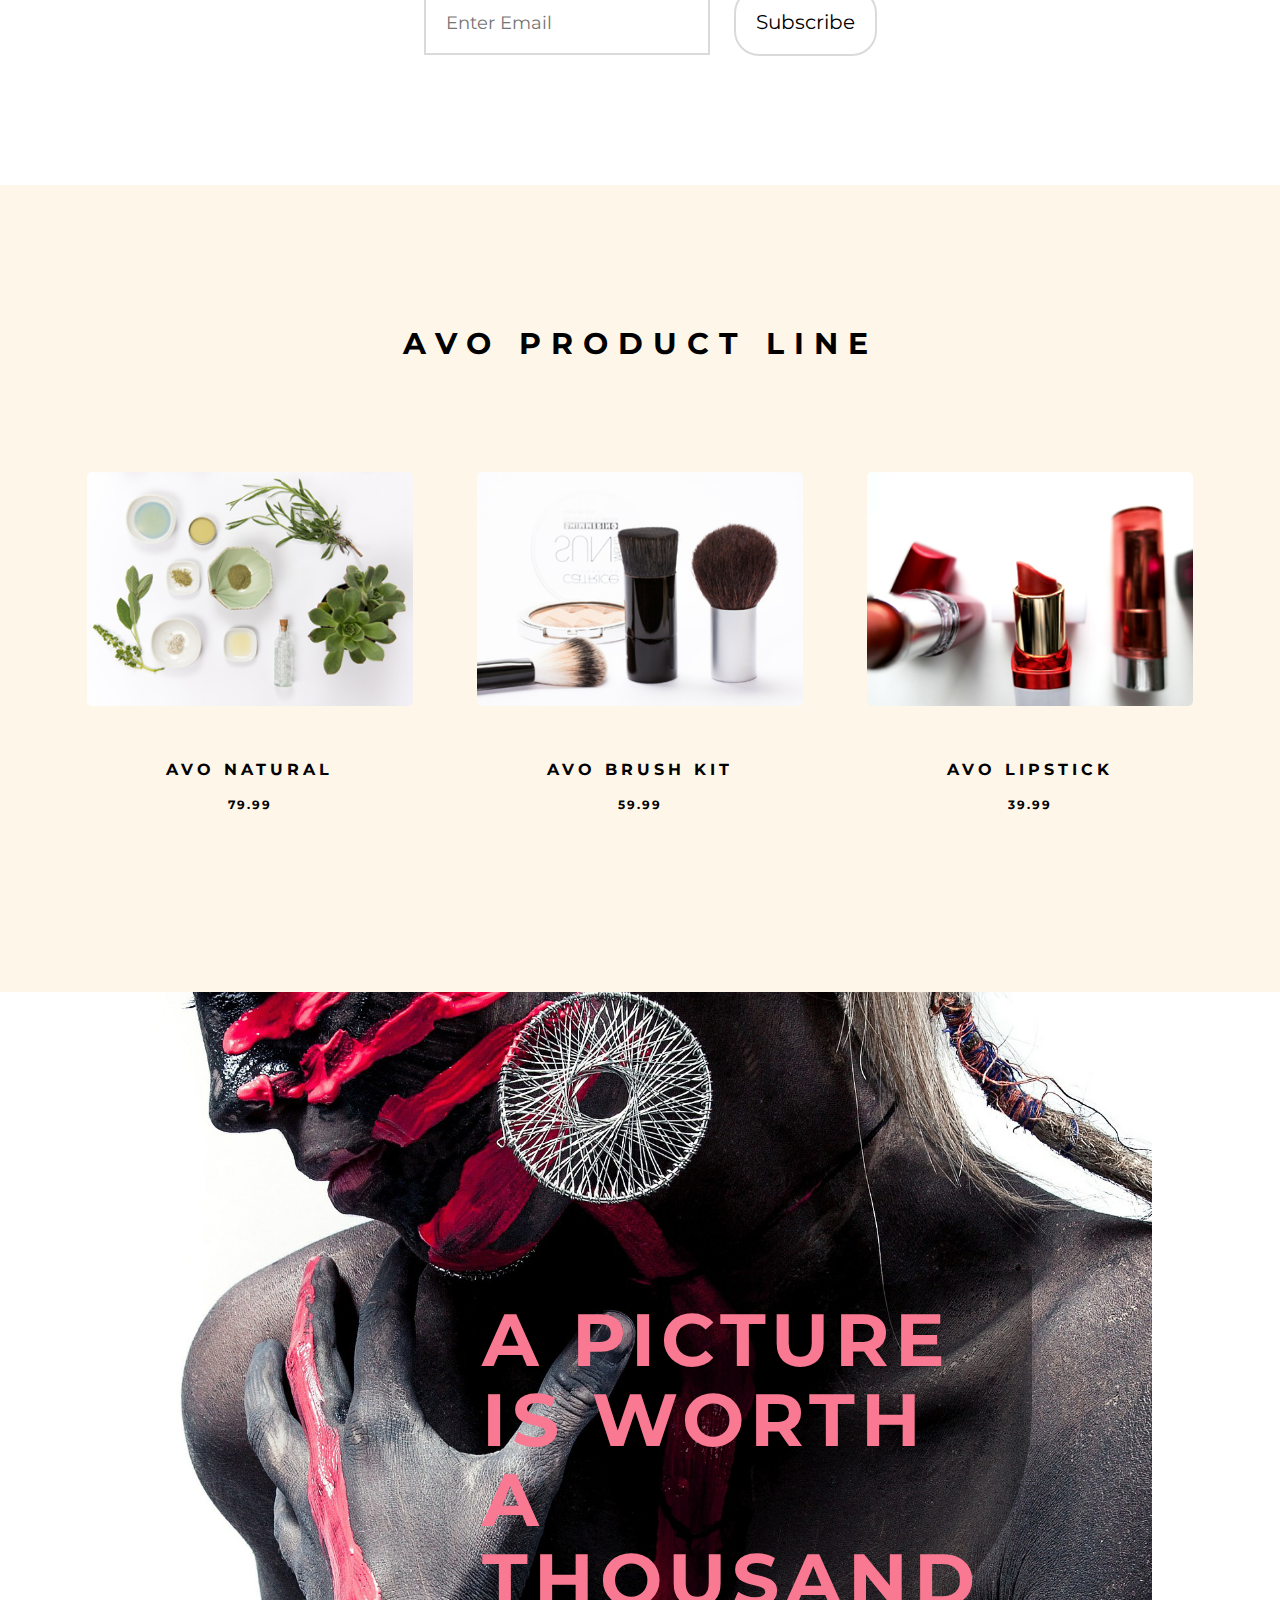
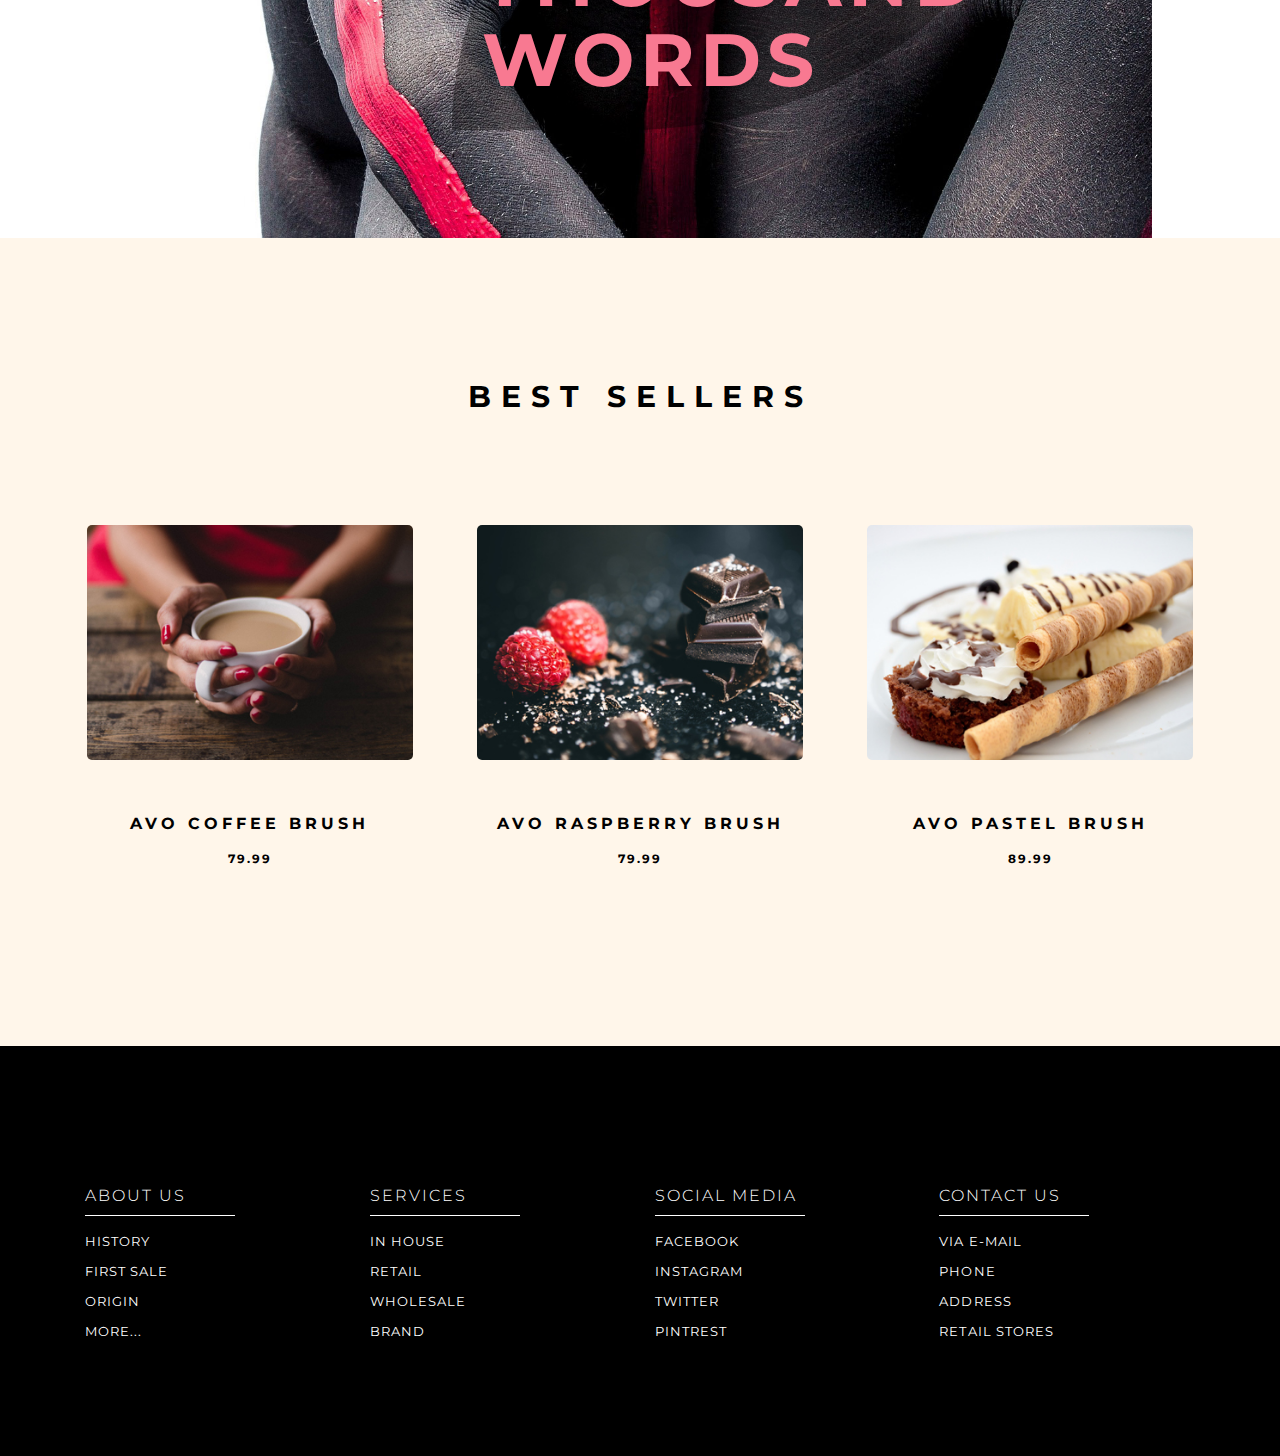
<file: htmlexampletwo.html>
<!DOCTYPE html>
<html>
<head>

<meta charset="UTF-8">
<meta name="viewport" content="width=device-width">

<title>Avo Product Display</title>

<link href="https://fonts.googleapis.com/css?family=Montserrat" rel="stylesheet">

<link rel="stylesheet" type="text/css" href="css/htmlstyletwo.css">
<link rel="stylesheet" type="text/css" href="css/htmlstyletwo.css">
<link rel="icon" href="img/icon.png">

</head>

<body>

<nav>

    <div class="navigation">

  	  <div class="mobile-nav">

  	  	  <div class="menu-icon-bar">
		  	  <svg width="30" height="30">
		  	  	<path d="M0, 5 30, 5" stroke="#e1c5a3"
		  	  	stroke-width="5"/>
		  	  	<path d="M0, 14 30, 14" stroke="#e1c5a3"
		  	  	stroke-width="5"/>
		  	  	<path d="M0, 23 30, 23" stroke="#e1c5a3"
		  	  	stroke-width="5"/>
		  	  </svg>

	  	  </div>


      </div>

      <ul class="mobile-nav-bar">
        <li><a href="#">Products</a></li>
        <li><a href="#">Shop</a></li>
        <li><a href="#">Frequently Asked Questions</a></li>
        <li><a href="#">Contact Us</a></li>
      </ul>

      <ul class="avo-list">
      	<li><a class ="logo" href="#"><img src="img/logo.svg"/><span>Avo</span></a></li>
        <li><a href="#">Products</a></li>
        <li><a href="#">Shop</a></li>
        <li><a href="#">Frequently Asked Questions</a></li>
        <li><a href="#">Contact Us</a></li>
      </ul>
    </div>

</nav>

<div class="wrapper">


	<section class="header-section">

		<div class="header-container">
		    <div class="main-image">

		      <div class="main-header-div">

		      	  <div>
			        <h1 class="main-header"> When Design Meets Product </h1></img>
			      </div>
		      </div>

		    </div>
		</div>


	</section>


	<section class="information-section">


		<div class="full-width-container-product">

		  <div class="container product-info">

			    <div>
			        <h1 class="intro-header">What is Avo?</h1>
			    </div>

    			<p class="intro-paragraph">
    				Greetings and welcome to Avo. Avo is a web development showcase of Alan's work. Even though this company does not exist, it is something Alan has thrown together to showcase the potential of a very minimalistic E-Commerce front page. Lorem ipsum dolor sit amet, consectetur adipiscing elit, sed do eiusmod tempor incididunt ut labore et dolore magna aliqua. Ut enim ad minim veniam, quis nostrud exercitation ullamco laboris nisi ut aliquip ex ea commodo consequat. Duis aute irure dolor in reprehenderit in voluptate velit esse cillum dolore eu fugiat nulla pariatur. Excepteur sint occaecat cupidatat non proident, sunt in culpa qui officia deserunt mollit anim id est laborum. Lorem ipsum dolor sit amet, consectetur adipiscing elit, sed do eiusmod tempor incididunt ut labore et dolore magna aliqua.
    			</p>


		  </div>

		</div>

	</section>


	<section id="newsletter-section">


		<div class="full-width-container-information">

		  <div class="container newsletter">

			    <h2>Subscribe to our Newsletter</h2>

				<form class="example" action="#">
				  <input class="email-input" type="text" placeholder="Enter Email" name="search">
				  <button class="email-button" type="submit">Subscribe</button>
				</form>


		  </div>

		</div>



	</section>


	<section id="product-display">

		<div class="full-width-container-product">

		  <div class="container product-info">

			    <div>
			        <h1 class="product-header">Avo Product Line</h1>
			    </div>


			    <div class="stack-3">

			    	<div class="product-stack">
			    		<img src="img/htmlexample2/product1_5.jpg">
			    		<h3> Avo Natural</h3>
			    		<h5> 79.99 </h5>
			    	</div>

			    </div>

			    <div class="stack-3">
			    	<div class="product-stack">
			    		<img src="img/htmlexample2/product1_3.jpg">
			    		<h3> Avo Brush Kit </h3>
			    		<h5> 59.99 </h5>
			    	</div>
			    </div>

			    <div class="stack-3">
			    	<div class="product-stack">
			    		<img src="img/htmlexample2/product1_4.jpg">
			    		<h3> Avo Lipstick </h3>
			    		<h5> 39.99 </h5>
			    	</div>
			    </div>


		  </div>

		</div>

	</section>


	<section class="header-section">

		<div class="container-image-2">

		    <div class="parent-image-container-2">

		      <div class="child-container-2">
		        <h1> A Picture is worth a thousand words </h1></img>
		      </div>

		    </div>
		</div>

	</section>


	<section id="best-sellers">

		<div class="full-width-container-product">

		  <div class="container product-info">

			    <div>
			        <h1 class="product-header">Best Sellers</h1>
			    </div>


			    <div class="stack-3">

			    	<div class="product-stack">
			    		<img src="img/htmlexample2/product1_6.jpg">
			    		<h3> Avo Coffee Brush</h3>
			    		<h5> 79.99 </h5>
			    	</div>

			    </div>

			    <div class="stack-3">
			    	<div class="product-stack">
			    		<img src="img/htmlexample2/product1_7.jpg">
			    		<h3> Avo Raspberry Brush </h3>
			    		<h5> 79.99 </h5>
			    	</div>
			    </div>

			    <div class="stack-3">
			    	<div class="product-stack">
			    		<img src="img/htmlexample2/product1_8.jpg">
			    		<h3> Avo Pastel Brush </h3>
			    		<h5> 89.99 </h5>
			    	</div>
			    </div>


		  </div>

		</div>

	</section>

	<section id="footer">

		<div class="outer-center-container">

					<div class="container footer-info">

						<div class="stack-4">
							<h3> About Us </h3>
							<ul class="footer-list">			
								<li><a href="#">History</a></li>
								<li><a href="#">First Sale</a></li>
								<li><a href="#">Origin</a></li>
								<li><a href="#">More...</a></li>
							</ul>
						</div>

						<div class="stack-4">
							<h3> Services </h3>
							<ul class="footer-list">			
								<li><a href="#">In House</a></li>
								<li><a href="#">Retail</a></li>
								<li><a href="#">Wholesale</a></li>
								<li><a href="#">Brand</a></li>
							</ul>
						</div>

						<div class="stack-4">
							<h3> Social Media </h3>
							<ul class="footer-list">			
								<li><a href="#">Facebook</a></li>
								<li><a href="#">Instagram</a></li>
								<li><a href="#">Twitter</a></li>
								<li><a href="#">Pintrest</a></li>
							</ul>
						</div>

						<div class="stack-4">
							<h3> Contact Us </h3>
							<ul class="footer-list">			
								<li><a href="#">Via E-Mail</a></li>
								<li><a href="#">Phone</a></li>
								<li><a href="#">Address</a></li>
								<li><a href="#">Retail Stores</a></li>
							</ul>
						</div>


					</div>

		</div>

	</section>


</div> <!-- /.wrapper -->

</body>

<script type="text/javascript" src="js/javascript-html-2.js"></script>

</html>
</file>
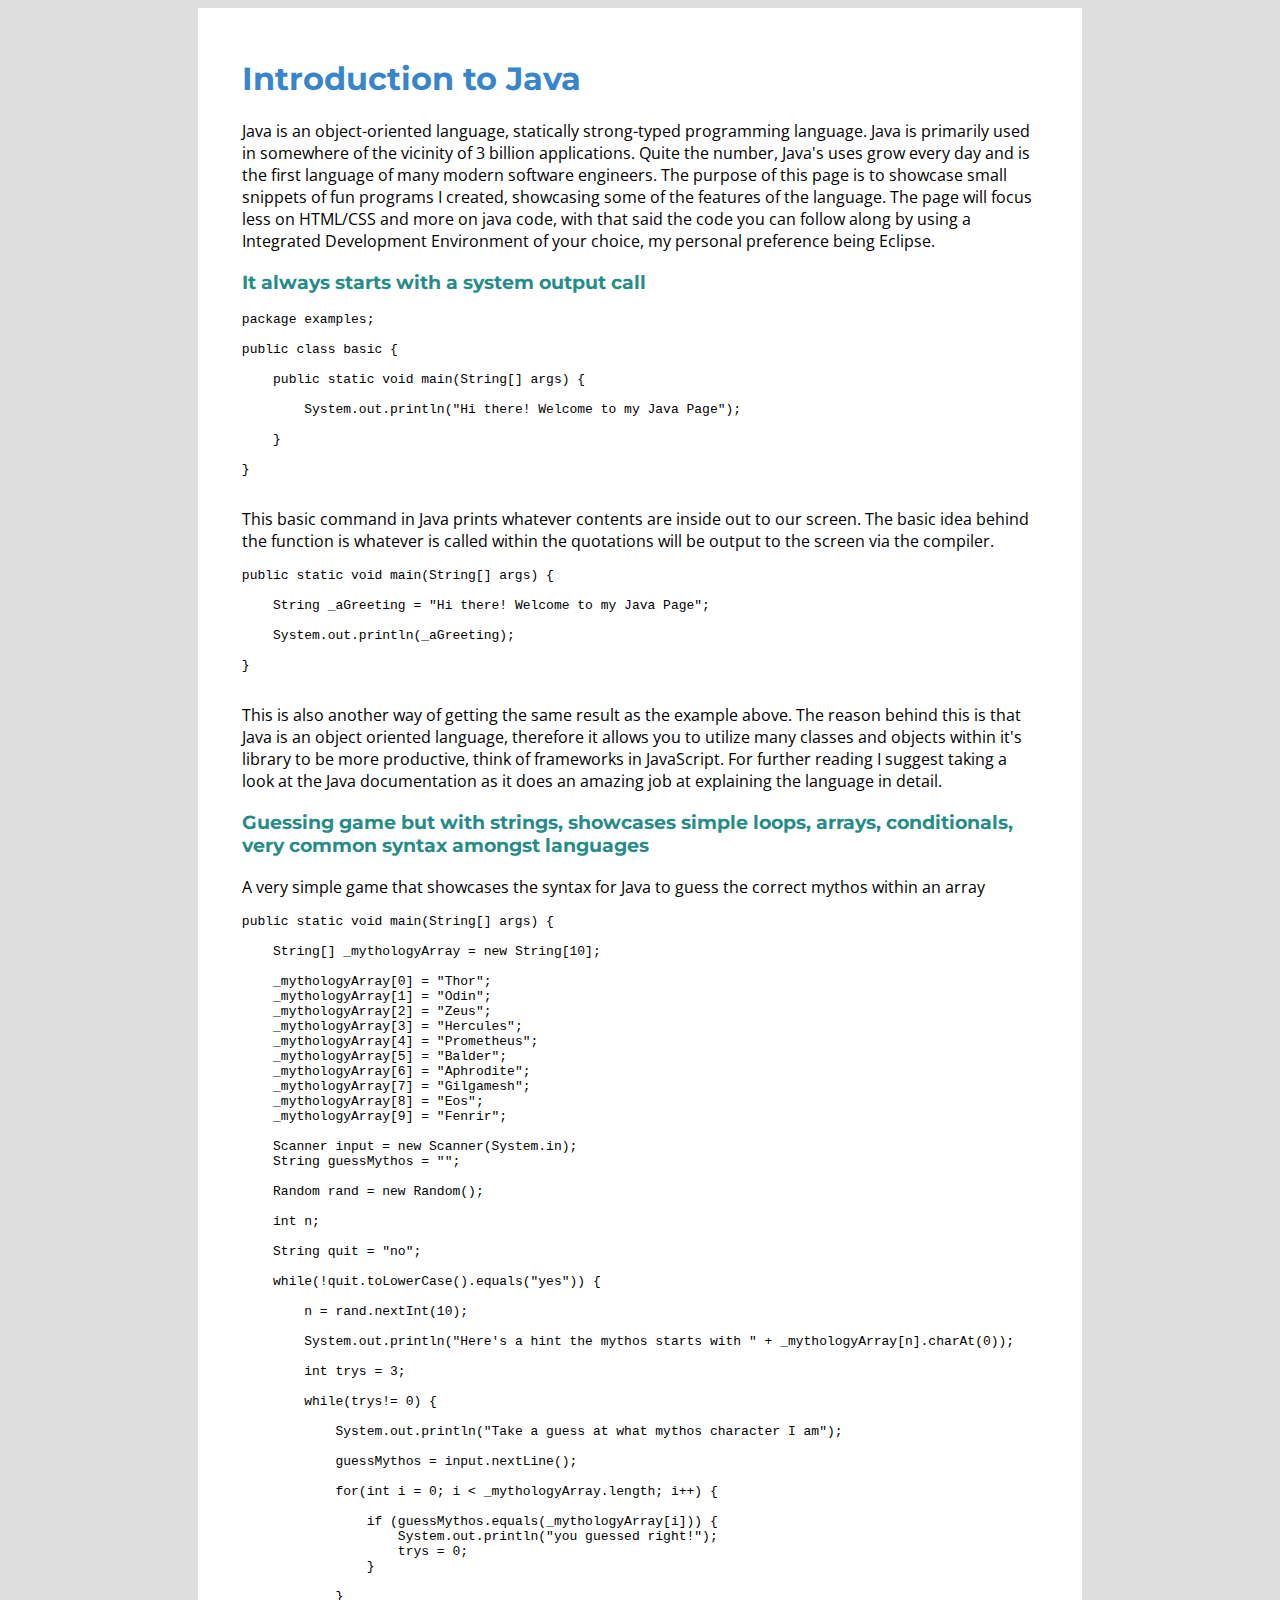
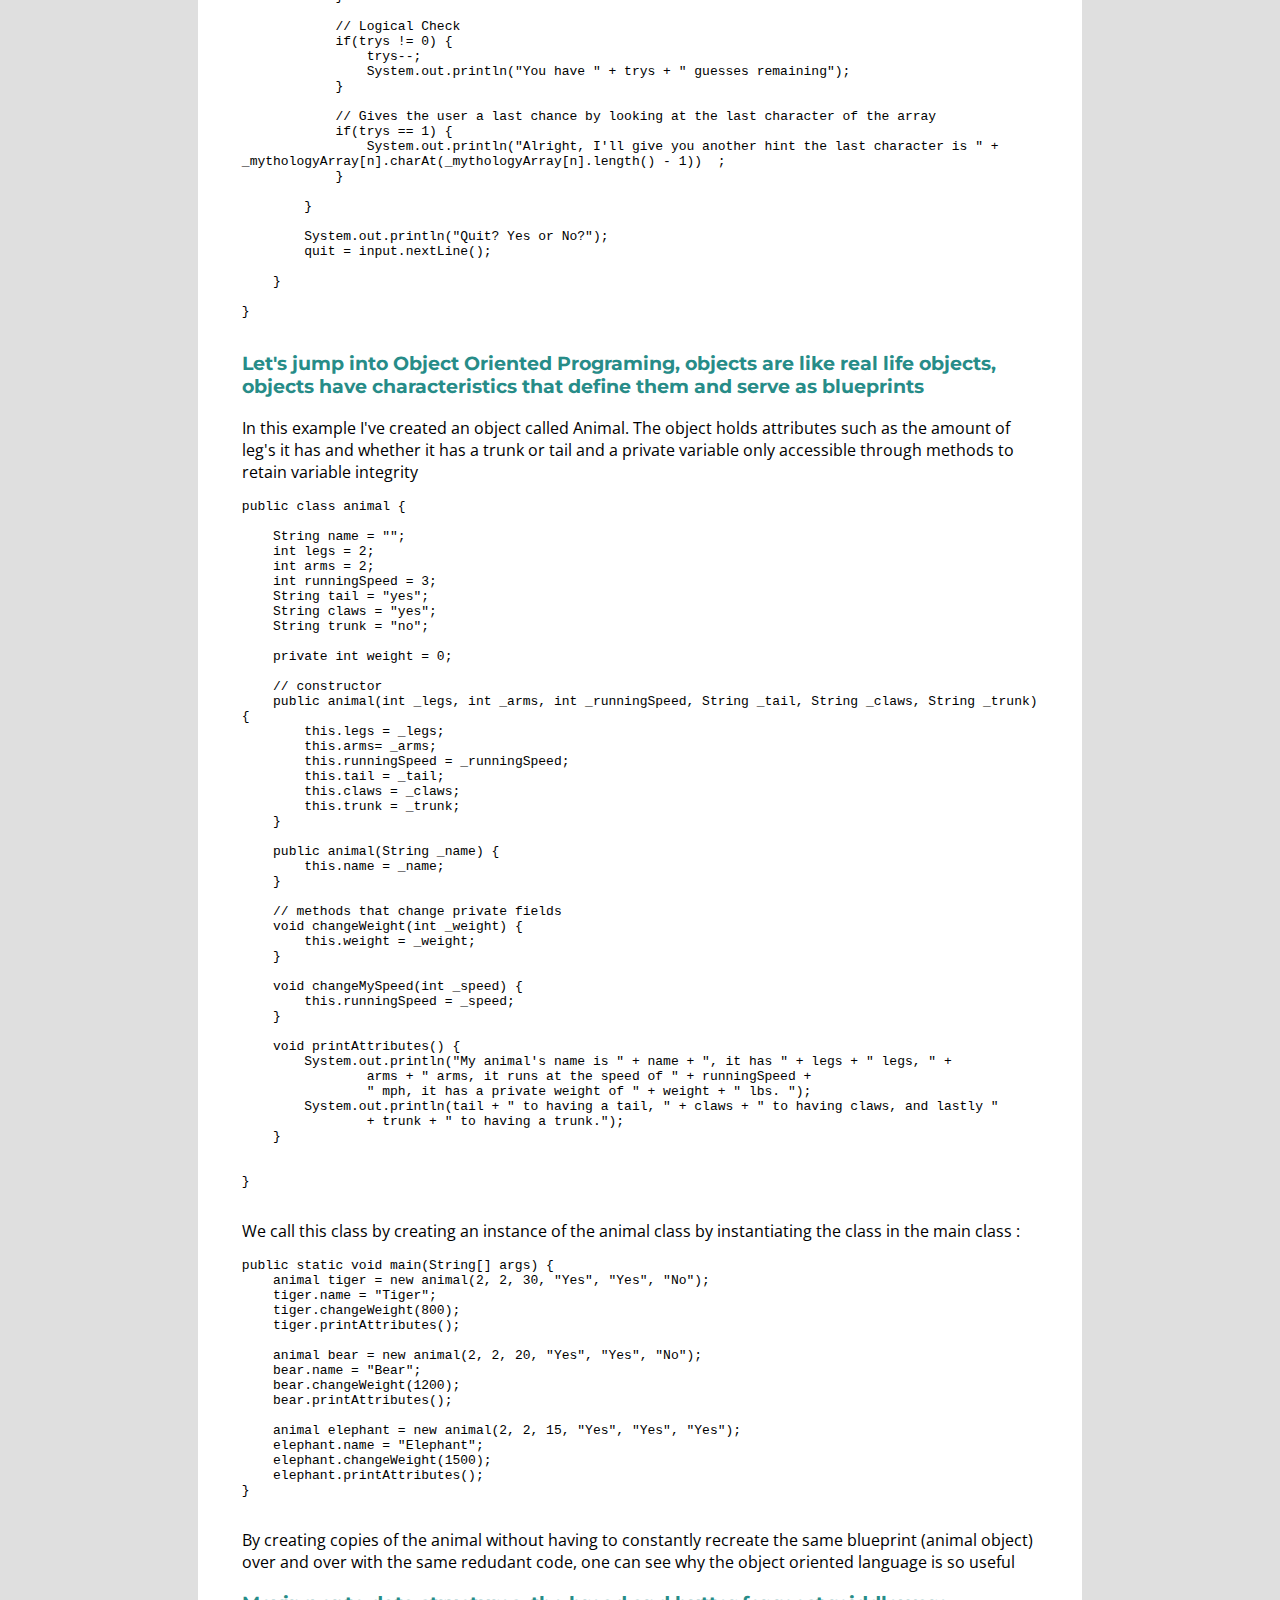
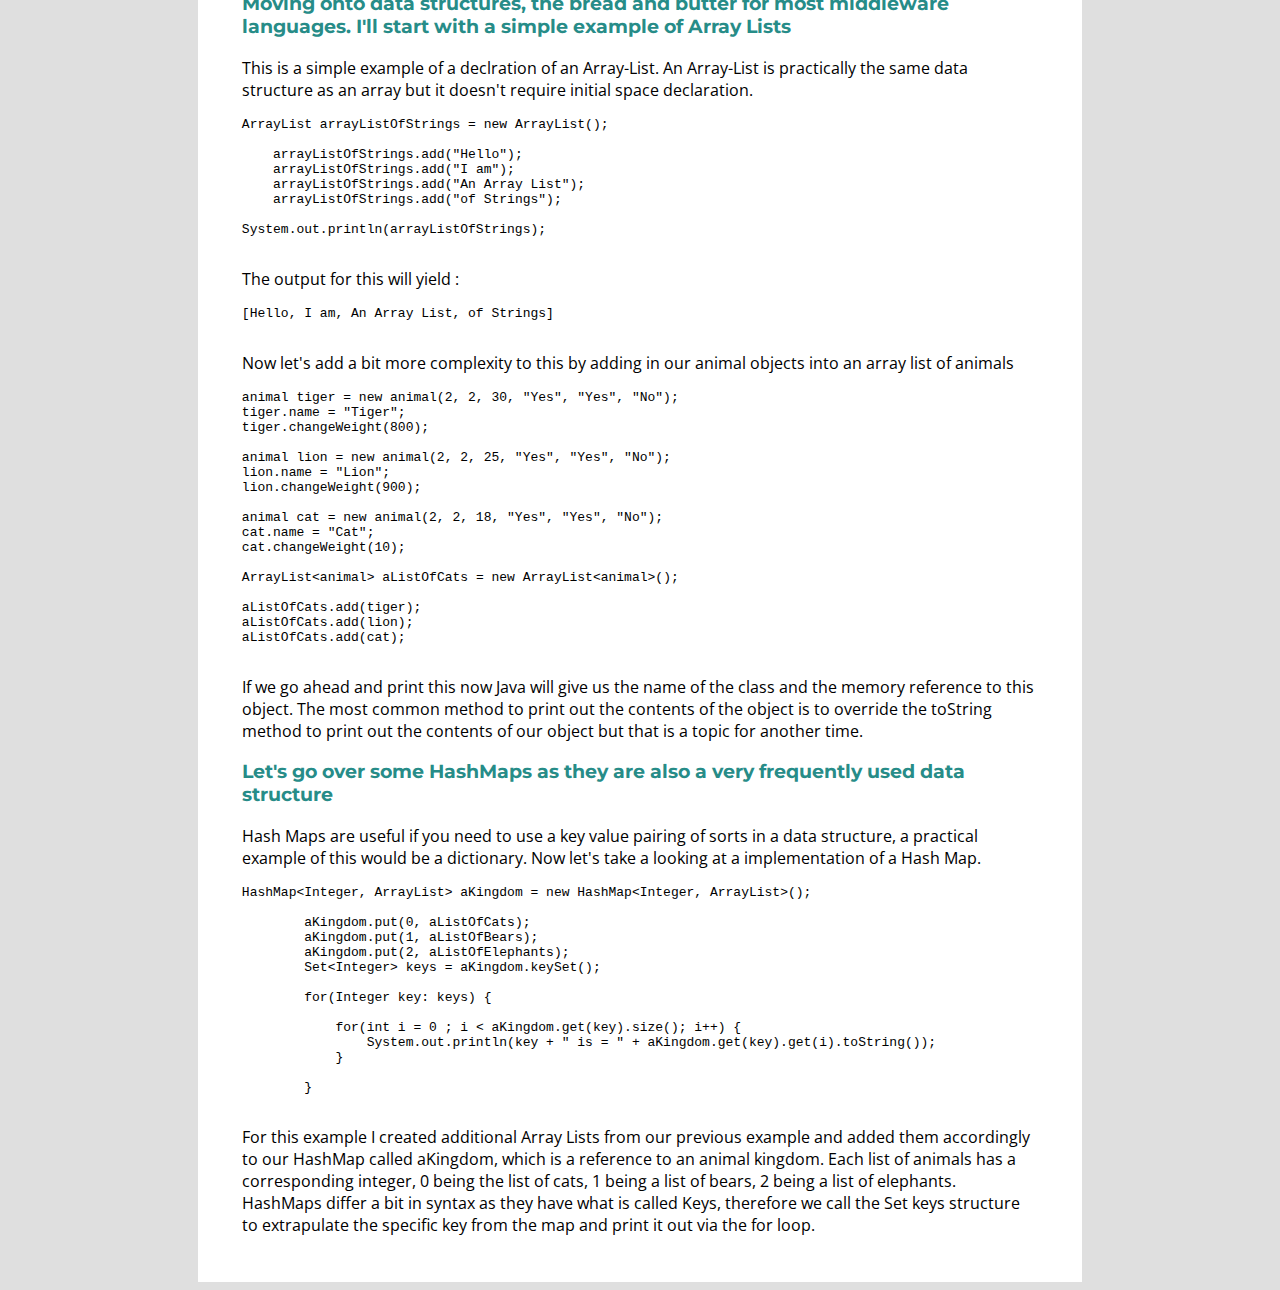
<file: javaexample.html>
<!doctype html>
<html lang="en">

<head>
    <meta charset="utf-8">
    <meta name="viewport" content="width=device-width, initial-scale=1.0">
    <meta http-equiv="X-UA-Compatible" content="ie=edge">
    <title>Java Example</title>

    <!-- Stylesheets -->
    <link rel="stylesheet" href="css/java-style.css">

    <!-- Google Fonts -->
    <link href="https://fonts.googleapis.com/css?family=Montserrat" rel="stylesheet">
    <link href="https://fonts.googleapis.com/css?family=Open+Sans" rel="stylesheet">

</head>

<body>
    <div class="main-wrapper">

        <div class="intro">

            <div>
                <h1>Introduction to Java</h1>
                <p>
                    Java is an object-oriented language, statically strong-typed programming language. Java is primarily used in somewhere of
                    the vicinity of 3 billion applications. Quite the number, Java's uses grow every day and is the first
                    language of many modern software engineers. The purpose of this page is to showcase small snippets of
                    fun programs I created, showcasing some of the features of the language. The page will focus less on
                    HTML/CSS and more on java code, with that said the code you can follow along by using a Integrated Development
                    Environment of your choice, my personal preference being Eclipse.
                </p>

            </div>


            <div>
                <h3>It always starts with a system output call</h3>
                <pre>
package examples;

public class basic {

    public static void main(String[] args) {
        
        System.out.println("Hi there! Welcome to my Java Page");

    }

}
                    </pre>
                <p>This basic command in Java prints whatever contents are inside out to our screen. The basic idea behind the
                    function is whatever is called within the quotations will be output to the screen via the compiler.
                </p>
                <pre>
public static void main(String[] args) {

    String _aGreeting = "Hi there! Welcome to my Java Page";

    System.out.println(_aGreeting);

}
                    </pre>
                <p>This is also another way of getting the same result as the example above. The reason behind this is that
                    Java is an object oriented language, therefore it allows you to utilize many classes and objects within
                    it's library to be more productive, think of frameworks in JavaScript. For further reading I suggest
                    taking a look at the Java documentation as it does an amazing job at explaining the language in detail.
                </p>

                <h3>Guessing game but with strings, showcases simple loops, arrays, conditionals, very common syntax amongst
                    languages
                </h3>

                <p>A very simple game that showcases the syntax for Java to guess the correct mythos within an array</p>

                <pre>
public static void main(String[] args) {

    String[] _mythologyArray = new String[10];
    
    _mythologyArray[0] = "Thor";
    _mythologyArray[1] = "Odin";
    _mythologyArray[2] = "Zeus";
    _mythologyArray[3] = "Hercules";
    _mythologyArray[4] = "Prometheus";
    _mythologyArray[5] = "Balder";
    _mythologyArray[6] = "Aphrodite";
    _mythologyArray[7] = "Gilgamesh";
    _mythologyArray[8] = "Eos";
    _mythologyArray[9] = "Fenrir";
    
    Scanner input = new Scanner(System.in);
    String guessMythos = "";
    
    Random rand = new Random();
    
    int n;
    
    String quit = "no";
    
    while(!quit.toLowerCase().equals("yes")) {
        
        n = rand.nextInt(10);
        
        System.out.println("Here's a hint the mythos starts with " + _mythologyArray[n].charAt(0));		
        
        int trys = 3;
        
        while(trys!= 0) {		
            
            System.out.println("Take a guess at what mythos character I am");
            
            guessMythos = input.nextLine();
            
            for(int i = 0; i < _mythologyArray.length; i++) {
                
                if (guessMythos.equals(_mythologyArray[i])) {
                    System.out.println("you guessed right!");
                    trys = 0;
                }
                
            }
            
            // Logical Check
            if(trys != 0) {
                trys--;
                System.out.println("You have " + trys + " guesses remaining");	
            }
            
            // Gives the user a last chance by looking at the last character of the array
            if(trys == 1) {
                System.out.println("Alright, I'll give you another hint the last character is " + _mythologyArray[n].charAt(_mythologyArray[n].length() - 1))  ;
            }
            
        }
        
        System.out.println("Quit? Yes or No?");
        quit = input.nextLine();
    
    }
    
}
                </pre>

                <h3> Let's jump into Object Oriented Programing, objects are like real life objects, objects have characteristics
                    that define them and serve as blueprints</h3>

                <p>In this example I've created an object called Animal. The object holds attributes such as the amount of leg's
                    it has and whether it has a trunk or tail and a private variable only accessible through methods to retain
                    variable integrity</p>

                <pre>
public class animal {

    String name = "";
    int legs = 2;
    int arms = 2;
    int runningSpeed = 3;
    String tail = "yes";
    String claws = "yes";
    String trunk = "no";

    private int weight = 0;
    
    // constructor
    public animal(int _legs, int _arms, int _runningSpeed, String _tail, String _claws, String _trunk) {
        this.legs = _legs;
        this.arms= _arms;
        this.runningSpeed = _runningSpeed;
        this.tail = _tail;
        this.claws = _claws;
        this.trunk = _trunk;
    }
    
    public animal(String _name) {
        this.name = _name;
    }
    
    // methods that change private fields
    void changeWeight(int _weight) {
        this.weight = _weight;
    }
    
    void changeMySpeed(int _speed) {
        this.runningSpeed = _speed;
    }
    
    void printAttributes() {
        System.out.println("My animal's name is " + name + ", it has " + legs + " legs, " + 
                arms + " arms, it runs at the speed of " + runningSpeed + 
                " mph, it has a private weight of " + weight + " lbs. ");
        System.out.println(tail + " to having a tail, " + claws + " to having claws, and lastly "
                + trunk + " to having a trunk.");
    }
    

}
                </pre>

                <p> We call this class by creating an instance of the animal class by instantiating the class in the main class
                    :</p>

                <pre>
public static void main(String[] args) {
    animal tiger = new animal(2, 2, 30, "Yes", "Yes", "No");
    tiger.name = "Tiger";
    tiger.changeWeight(800);
    tiger.printAttributes();
    
    animal bear = new animal(2, 2, 20, "Yes", "Yes", "No");
    bear.name = "Bear";
    bear.changeWeight(1200);
    bear.printAttributes();
    
    animal elephant = new animal(2, 2, 15, "Yes", "Yes", "Yes");
    elephant.name = "Elephant";
    elephant.changeWeight(1500);
    elephant.printAttributes();
}
                </pre>

                <p>By creating copies of the animal without having to constantly recreate the same blueprint (animal object) over and over with
                    the same redudant code, one can see why the object oriented language is so useful</p>

                <h3> Moving onto data structures, the bread and butter for most middleware languages. I'll start with a simple example of Array Lists</h3>

                <p>This is a simple example of a declration of an Array-List. An Array-List is practically the same data structure as an array but it doesn't require initial space declaration.</p>

                <pre>
ArrayList<String> arrayListOfStrings = new ArrayList<String>();

    arrayListOfStrings.add("Hello");
    arrayListOfStrings.add("I am");
    arrayListOfStrings.add("An Array List");
    arrayListOfStrings.add("of Strings");

System.out.println(arrayListOfStrings);
                </pre>

                <p>The output for this will yield : </p>

                <pre>
[Hello, I am, An Array List, of Strings]
                </pre>

                <p>Now let's add a bit more complexity to this by adding in our animal objects into an array list of animals</p>

                <pre>
animal tiger = new animal(2, 2, 30, "Yes", "Yes", "No");
tiger.name = "Tiger";
tiger.changeWeight(800);

animal lion = new animal(2, 2, 25, "Yes", "Yes", "No");
lion.name = "Lion";
lion.changeWeight(900);

animal cat = new animal(2, 2, 18, "Yes", "Yes", "No");
cat.name = "Cat";
cat.changeWeight(10);

ArrayList<span><<span><span>animal></span> aListOfCats = new ArrayList<span><<span><span>animal></span>();

aListOfCats.add(tiger);
aListOfCats.add(lion);
aListOfCats.add(cat);
                </pre>

                <p>If we go ahead and print this now Java will give us the name of the class and the memory reference to this object. The most common method to print out 
                    the contents of the object is to override the toString method to print out the contents of our object but that is a topic for another time.
                </p>

                <h3>Let's go over some HashMaps as they are also a very frequently used data structure</h3>

                <p>Hash Maps are useful if you need to use a key value pairing of sorts in a data structure, a practical example of this would be a dictionary. Now let's take a looking 
                    at a implementation of a Hash Map.
                </p>

                <pre>
HashMap<span><</span>Integer, ArrayList> aKingdom = new HashMap<span><</span>Integer, ArrayList>();

        aKingdom.put(0, aListOfCats);
        aKingdom.put(1, aListOfBears);
        aKingdom.put(2, aListOfElephants);
        Set<span><</span>Integer> keys = aKingdom.keySet();
        
        for(Integer key: keys) {
            
            for(int i = 0 ; i < aKingdom.get(key).size(); i++) {
                System.out.println(key + " is = " + aKingdom.get(key).get(i).toString());
            }
            
        }
                </pre>

                <p>For this example I created additional Array Lists from our previous example and added them accordingly to our HashMap called aKingdom, which is a reference to 
                    an animal kingdom. Each list of animals has a corresponding integer, 0 being the list of cats, 1 being a list of bears, 2 being a list of elephants. HashMaps differ a bit
                in syntax as they have what is called Keys, therefore we call the Set keys structure to extrapulate the specific key from the map and print it out via the for loop.</p>

            </div>

        </div>

    </div>

</body>

</html>
</file>
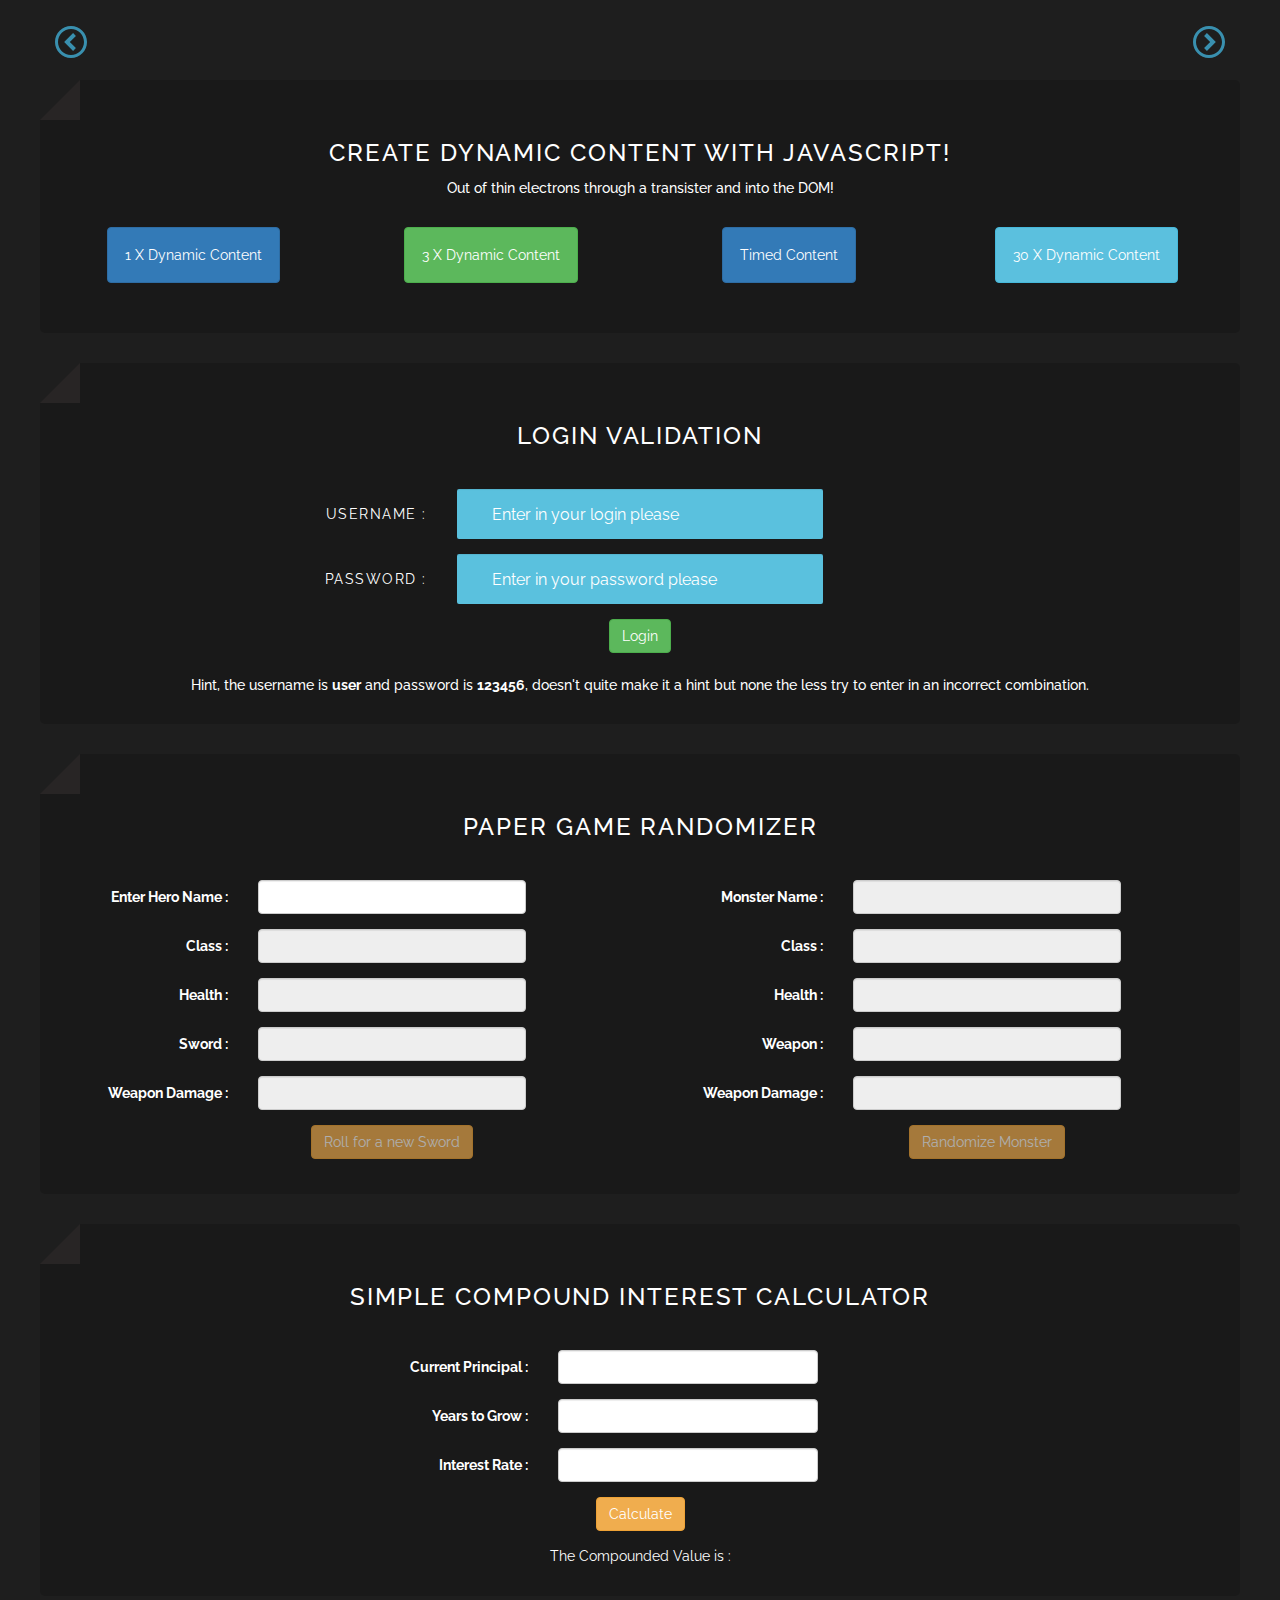
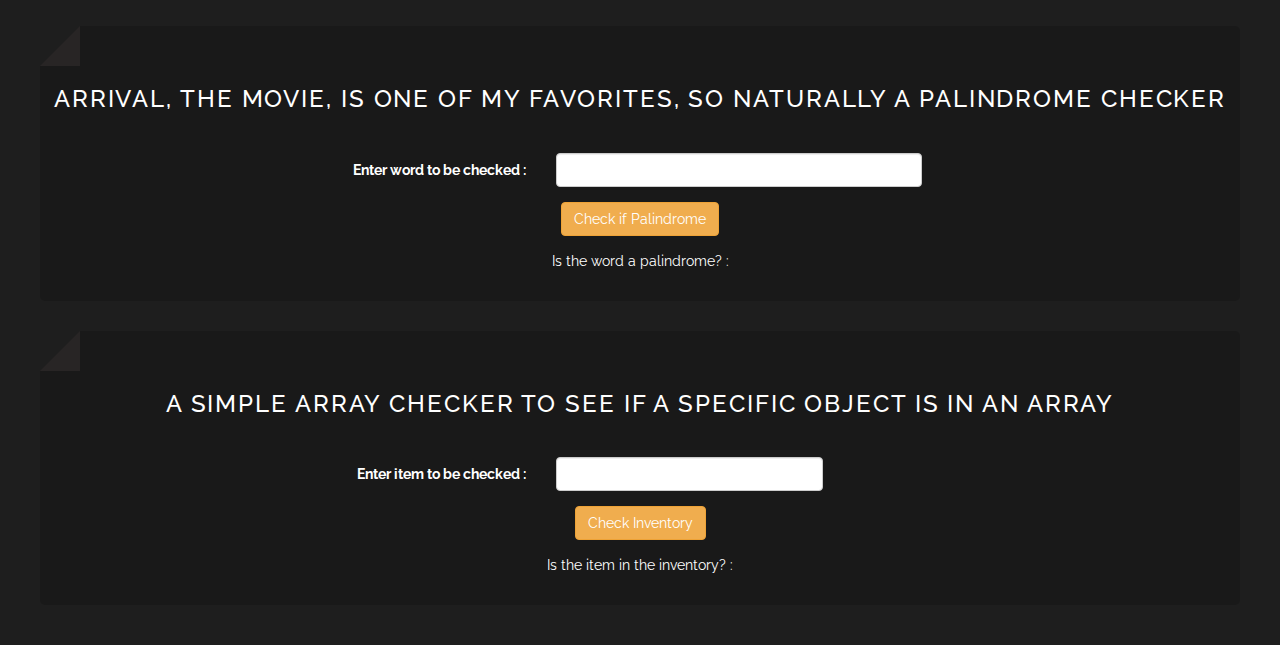
<file: javascript.html>
<!DOCTYPE html>
<html>

<head>
	<meta charset=utf-8 />
	<title>JavaScript Examples</title>

	<link rel="stylesheet" href="https://maxcdn.bootstrapcdn.com/bootstrap/3.3.7/css/bootstrap.min.css" integrity="sha384-BVYiiSIFeK1dGmJRAkycuHAHRg32OmUcww7on3RYdg4Va+PmSTsz/K68vbdEjh4u"
	 crossorigin="anonymous">

	<link rel="stylesheet" type="text/css" href="css/jstyle.css">
	<link rel="stylesheet" type="text/css" href="css/javascript-animation-style.css">

	<link href="https://fonts.googleapis.com/css?family=Raleway" rel="stylesheet">

	<link rel="icon" href="img/icon.png">

</head>

<body>

	<div class="wrapper">

		<section id="animation-section">

			<div class="top-bar">

				<div>
					<svg class="left-click-icon" width="32" height="32" style="position: fixed; top: 16px; left: 15px; cursor: pointer; fill: rgba(68, 185, 226, 0.74);">
						<path d="M16 32c8.837 0 16-7.163 16-16s-7.163-16-16-16-16 7.163-16 16 7.163 16 16 16zM16 3c7.18 0 13 5.82 13 13s-5.82 13-13 13-13-5.82-13-13 5.82-13 13-13z"></path>
						<path d="M20.914 9.914l-2.829-2.829-8.914 8.914 8.914 8.914 2.828-2.828-6.086-6.086z"></path>
					</svg>
				</div>

				<div>
					<svg class="right-click-icon" width="32" height="32" style="position: fixed; top: 16px; right: 15px; cursor: pointer; fill: rgba(68, 185, 226, 0.74);">
						<path d="M16 0c-8.837 0-16 7.163-16 16s7.163 16 16 16 16-7.163 16-16-7.163-16-16-16zM16 29c-7.18 0-13-5.82-13-13s5.82-13 13-13 13 5.82 13 13-5.82 13-13 13z"></path>
						<path d="M11.086 22.086l2.829 2.829 8.914-8.914-8.914-8.914-2.828 2.828 6.086 6.086z"></path>
					</svg>
				</div>

			</div>

			<div class="left-bar">

				<div>

				</div>

				<div>
					<p class="greeting">Hi there! Welcome to my JS site!</p>
				</div>

			</div>

			<div class="right-bar">

				<div class="inside-right-bar">

					<h1>Purpose</h1>

					<p>I would like to offer a warm welcome to whomever is viewing this page.
							The purpose of this page is to illustrate some examples of JavaScript I have conjured in
							my free time.
					</p>

					<p>If you are interested in how some of these features were implemented drop by my github as all of this 
						code is posted there publicly for anyone to use. With that being said if you are interested in having some of these features
						implented on your own webpage, drop me a line on LinkedIn and I'll be more than welcome to help.
					</p>
					<p>
						Cheers, Alan
					</p>
						
					
				</div>

			</div>

		</section>

		<section id="dynamic-boxes">

			<div class="container-fluid container-padding">

				<h1> Create Dynamic Content with Javascript!</h1>
				<h5>Out of thin electrons through a transister and into the DOM!</h5>

				<div class="row">

					<div class="col-sm-3">
						<button class="btn btn-primary big-buttons" id="click-me-1"> 1 X Dynamic Content</button>
					</div>

					<div class="col-sm-3">
						<button class="btn btn-success big-buttons" id="click-me-3"> 3 X Dynamic Content</button>
					</div>

					<div class="col-sm-3">
						<button class="btn btn-primary big-buttons" id="click-me"> Timed Content</button>
					</div>

					<div class="col-sm-3">
						<button class="btn btn-info big-buttons" id="click-me-30"> 30 X Dynamic Content</button>
					</div>

				</div>

				<div class="row no-margin" id="dynamic-row">

				</div>

			</div>

		</section>

		<section id="login-validation">

			<div class="container-fluid container-padding">

				<h1> Login Validation </h1>

				<div class="row">

					<div class="col-md-12">

						<form class="form-horizontal login" name="loginForm" action="#">
							<div class="form-group">
								<label class="col-sm-4 control-label">Username :</label>
								<div class="col-sm-4">
									<input type="text" class="form-control" id="userName" placeholder="Enter in your login please">
								</div>
							</div>
							<div class="form-group">
								<label class="col-sm-4 control-label">Password :</label>
								<div class="col-sm-4">
									<input type="password" class="form-control" id="password" placeholder="Enter in your password please">
								</div>
							</div>
							<div class="form-group">
								<div class="col-sm-12">
									<button type="button" class="btn btn-success" id="login">Login</button>
								</div>
							</div>
						</form>

					</div>

				</div>

				<h5>Hint, the username is
					<b>user</b> and password is
					<b>123456</b>, doesn't quite make it a hint but none the less try to enter in an incorrect combination.
				</h5>

			</div>

		</section>

		<section id="paper-game">

			<div class="container-fluid container-padding">

				<div class="row">

					<h1> Paper Game Randomizer</h1>

					<div class="col-md-6">

						<form class="form-horizontal" name="" action="#">
							<div class="form-group">
								<label class="col-sm-4 control-label">Enter Hero Name :</label>
								<div class="col-sm-6">
									<input type="text" class="form-control" id="hero" placeholder="" onChange="heroStats()">
								</div>
							</div>
							<div class="form-group">
								<label class="col-sm-4 control-label">Class :</label>
								<div class="col-sm-6">
									<input type="text" class="form-control" id="heroClass" readonly>
								</div>
							</div>
							<div class="form-group">
								<label class="col-sm-4 control-label">Health :</label>
								<div class="col-sm-6">
									<input type="text" class="form-control" id="heroHealth" readonly>
								</div>
							</div>
							<div class="form-group">
								<label class="col-sm-4 control-label">Sword :</label>
								<div class="col-sm-6">
									<input type="text" class="form-control" id="heroSwordName" readonly>
								</div>
							</div>
							<div class="form-group">
								<label class="col-sm-4 control-label">Weapon Damage :</label>
								<div class="col-sm-6">
									<input type="text" class="form-control" id="heroOne" readonly>
								</div>
							</div>
							<div class="form-group">
								<div class="col-sm-offset-4 col-sm-6">
									<button type="button" class="btn btn-warning" id="swordButton" onClick="getNewSword()" disabled>Roll for a new Sword</button>
								</div>
							</div>
						</form>

						<p id="heroObjects"></p>

					</div>

					<div class="col-md-6">

						<form class="form-horizontal" name="" action="#">
							<div class="form-group">
								<label class="col-sm-4 control-label">Monster Name :</label>
								<div class="col-sm-6">
									<input type="text" class="form-control" id="monster" readonly>
								</div>
							</div>
							<div class="form-group">
								<label class="col-sm-4 control-label">Class :</label>
								<div class="col-sm-6">
									<input type="text" class="form-control" id="monsterClass" readonly>
								</div>
							</div>
							<div class="form-group">
								<label class="col-sm-4 control-label">Health :</label>
								<div class="col-sm-6">
									<input type="text" class="form-control" id="monsterHealth" readonly>
								</div>
							</div>
							<div class="form-group">
								<label class="col-sm-4 control-label">Weapon :</label>
								<div class="col-sm-6">
									<input type="text" class="form-control" id="monsterWeapon" readonly>
								</div>
							</div>
							<div class="form-group">
								<label class="col-sm-4 control-label">Weapon Damage :</label>
								<div class="col-sm-6">
									<input type="text" class="form-control" id="monsterDmgOne" readonly>
								</div>
							</div>
							<div class="form-group">
								<div class="col-sm-offset-4 col-sm-6">
									<button type="button" class="btn btn-warning" id="monsterButton" onClick="getNewMonster()" disabled>Randomize Monster</button>
								</div>
							</div>
						</form>


						<p id="monsterObjects"></p>

					</div>

				</div>

				<button type="button" class="btn btn-danger" id="engage" onClick="engage()" style="display: none;">Engage!</button>

				<div id="combatText" class="well well-lg">Test</div>



			</div>

		</section>

		<section id="compound-interest">

			<div class="container-fluid container-padding">

				<h1> Simple Compound Interest Calculator </h1>

				<div class="col-md-12">

					<form class="form-horizontal" name="" action="#">
						<div class="form-group">
							<label class="col-sm-5 control-label">Current Principal :</label>
							<div class="col-sm-3">
								<input type="number" class="form-control" id="principal">
							</div>
						</div>
						<div class="form-group">
							<label class="col-sm-5 control-label">Years to Grow :</label>
							<div class="col-sm-3">
								<input type="number" class="form-control" id="yearsGrow">
							</div>
						</div>
						<div class="form-group">
							<label class="col-sm-5 control-label">Interest Rate :</label>
							<div class="col-sm-3">
								<input type="number" class="form-control" id="interestRate">
							</div>
						</div>
						<div class="form-group">
							<div class="col-md-12">
								<button type="button" class="btn btn-warning" id="calculate-button">Calculate</button>
							</div>
						</div>
					</form>


					<p>The Compounded Value is :
						<br>
						<span id="result"></span>
					</p>

				</div>

			</div>

		</section>

		<section id="palindrome">

			<div class="container-fluid container-padding">

				<div class="row">

					<h1> Arrival, the movie, is one of my favorites, so naturally a Palindrome checker </h1>

					<div class="col-md-12">

						<form class="form-horizontal" name="" action="#">
							<div class="form-group">
								<label class="col-sm-5 control-label">Enter word to be checked :</label>
								<div class="col-sm-4">
									<input type="text" class="form-control" id="string">
								</div>
							</div>
							<div class="form-group">
								<div class="col-sm-12">
									<button type="button" class="btn btn-warning" id="check-palindrome">Check if Palindrome</button>
								</div>
							</div>
						</form>

						<p>Is the word a palindrome? :
							<br>
							<span id="isPalindrome"></span>
						</p>

					</div>

				</div>

			</div>

		</section>

		<section id="object-verify">

			<div class="container-fluid container-padding">

				<div class="row">

					<h1> A simple array checker to see if a specific object is in an array </h1>

					<div class="col-md-12">

						<form class="form-horizontal" name="" action="#">
							<div class="form-group">
								<label class="col-sm-5 control-label">Enter item to be checked :</label>
								<div class="col-sm-3">
									<input type="text" class="form-control" id="item">
								</div>
							</div>
							<div class="form-group">
								<div class="col-sm-12">
									<button type="button" class="btn btn-warning" id="in-array-button" onClick="">Check Inventory</button>
								</div>
							</div>
						</form>

						<p>Is the item in the inventory? :
							<br>
							<span id="isInInventory"></span>
						</p>

					</div>

				</div>

			</div>

		</section>

	</div>

</body>

<script type="text/javascript" src="js/basicscripts.js"></script>
<script type="text/javascript" src="js/javascript-animation.js"></script>

</html>
</file>
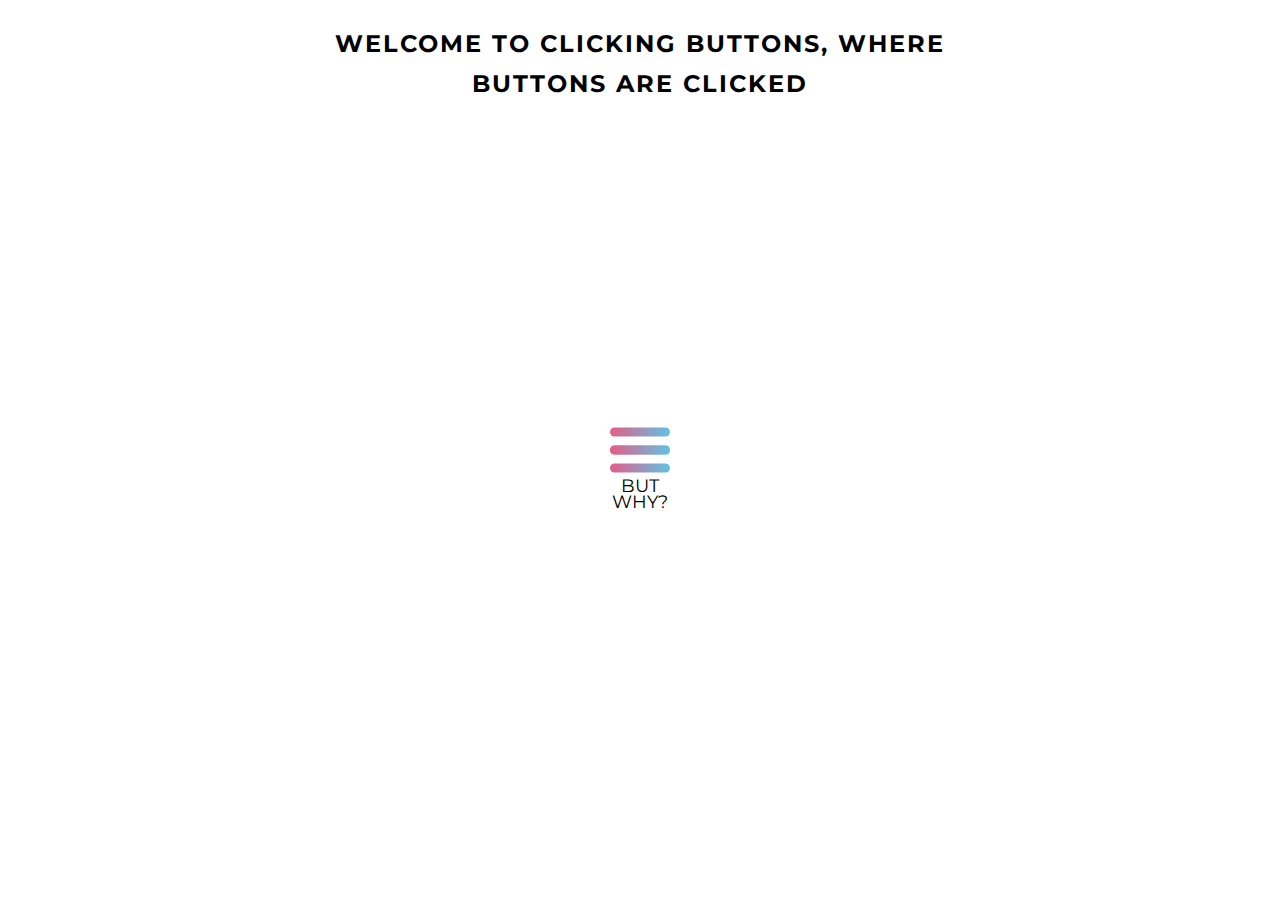
<file: menus.html>
<!DOCTYPE html>
<html lang="en">

<head>
    <meta charset="UTF-8">
    <meta name="viewport" content="width=device-width, initial-scale=1.0">
    <meta http-equiv="X-UA-Compatible" content="ie=edge">
    <title>Menu</title>

    <link rel="stylesheet" href="css/menucss.css">
    <link href="https://fonts.googleapis.com/css?family=Montserrat" rel="stylesheet">
    <link rel="icon" href="img/icon.png">

</head>

<body>

    <div class="right-bar">

        <div class="inside-right-bar">

            <h1>Intrigue</h1>

            <p>
                Because as humans we are naturally curious, but with curiosity comes humility.
            </p>

        </div>

        <div class="icon-container-2">
            <div class="ious-container" id="right-bar-button">
                <span></span>
                <span></span>
                <span></span>
                <span></span>
                <p>Ok, and?</p>
            </div>
        </div>

    </div>

    <div class="left-bar">

        <div class="inside-left-bar">

            <h1>Humility</h1>

            <p>
                A value that consistently needs to be invoked in times of the lowest lows to the highest highs from icarus to the cosmos.
            </p>

        </div>

    </div>



    <div class="wrapper">

        <h3>Welcome to clicking buttons, where buttons are clicked</h3>

        <div class="icon-container">
            <div class="hamburger-container" id="middle-button">
                <span></span>
                <span></span>
                <span></span>
                <span></span>
                <p>But why?</p>
            </div>
        </div>


    </div>
    <!-- end of wrapper -->


</body>

<script type="text/javascript" src="js/menu.js"></script>

</html>
</file>
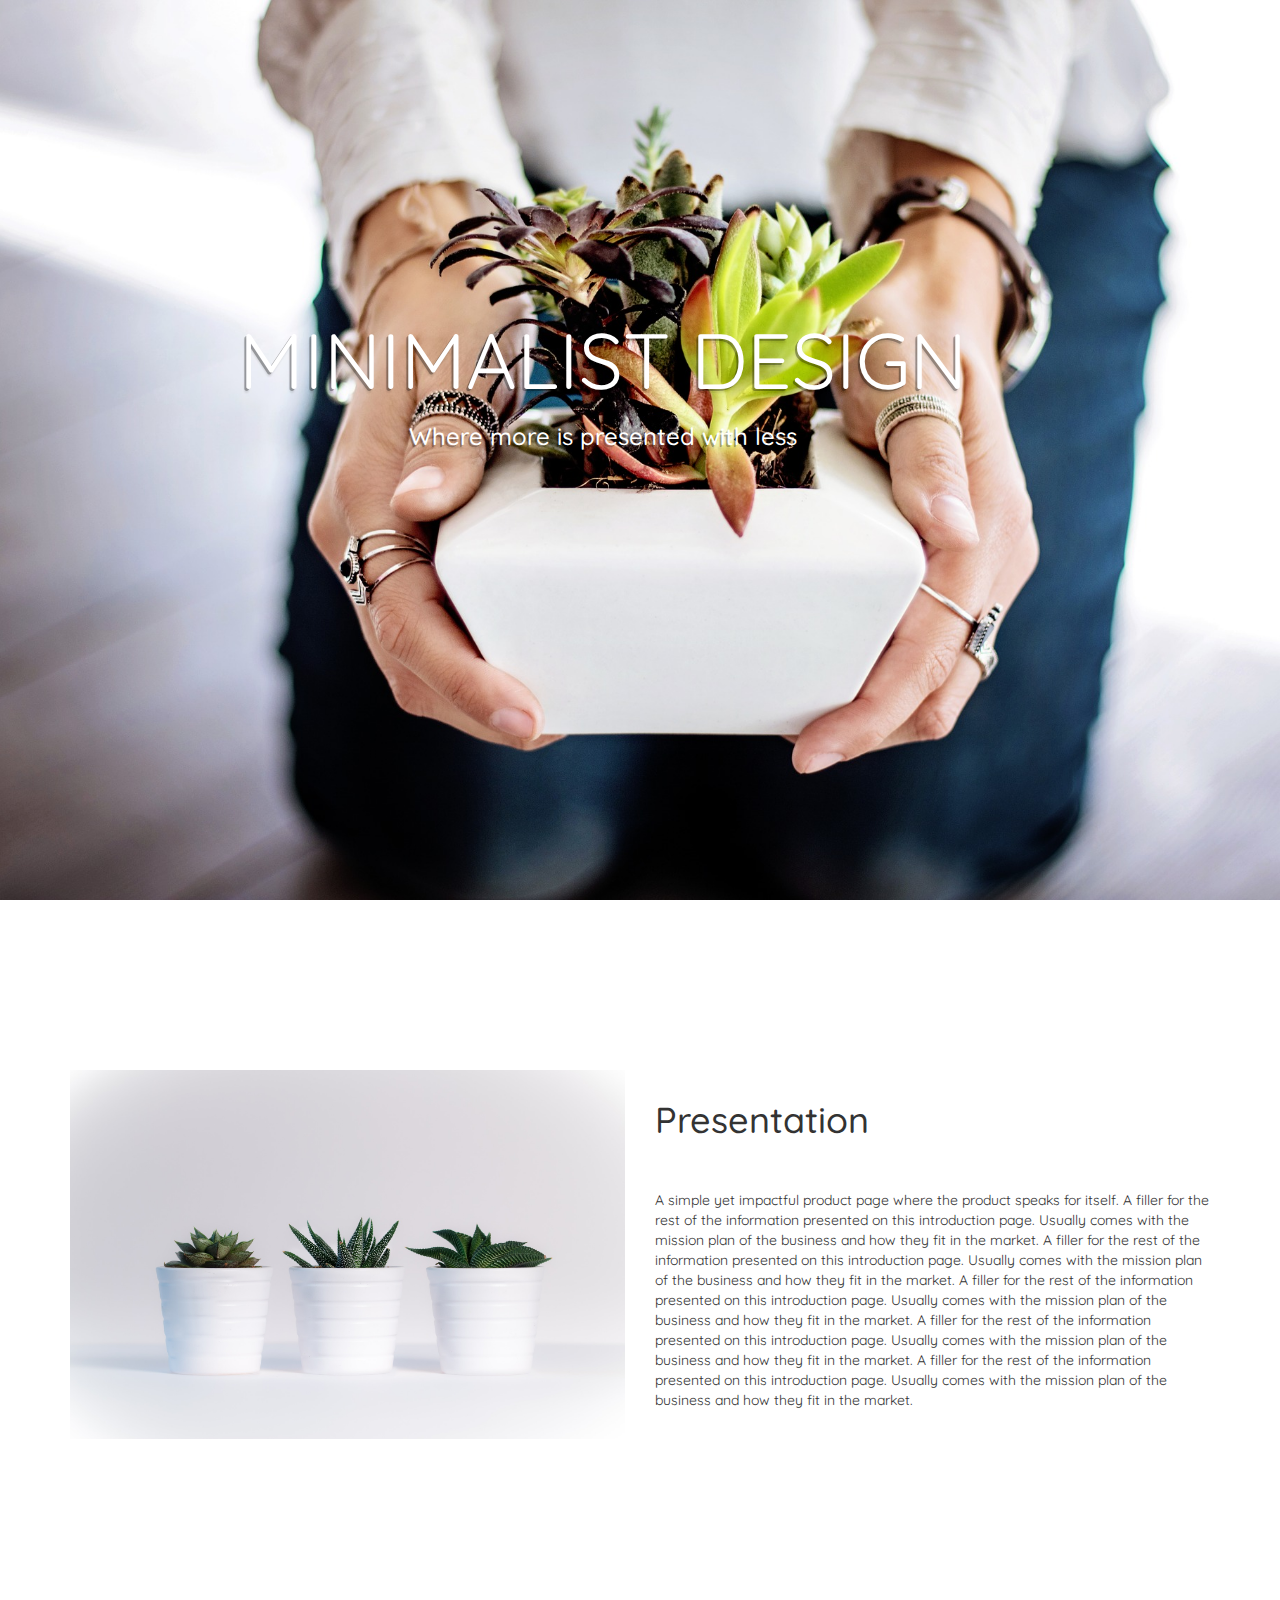
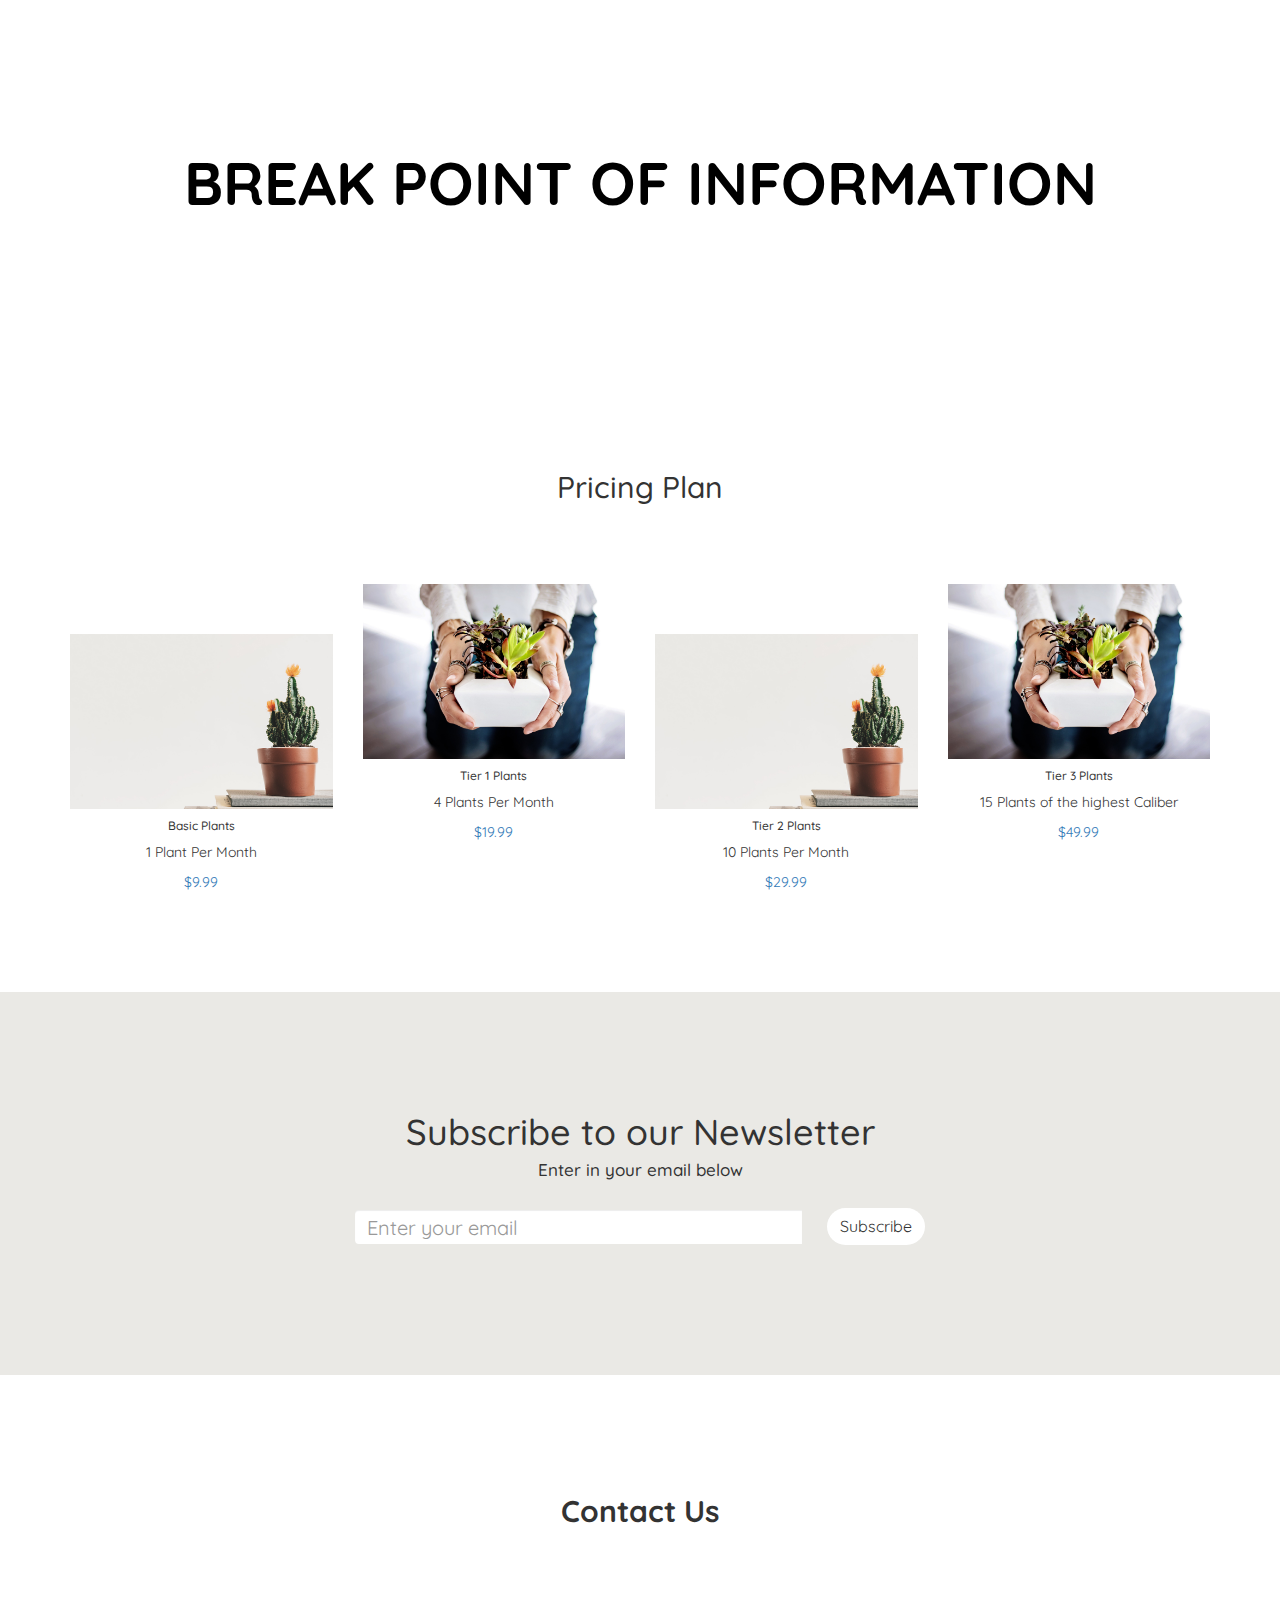
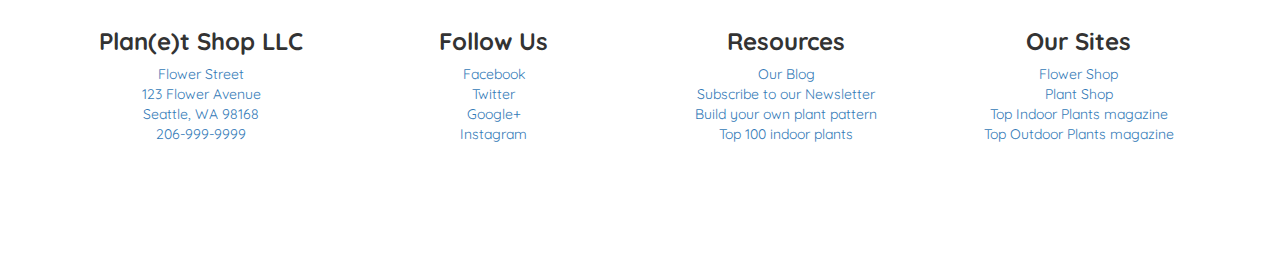
<file: minimaldesign.html>
<!DOCTYPE html>
<html>
<head>
<title>Alan Pilic - Proof of Concept</title>

<!-- Latest compiled and minified CSS -->
<link rel="stylesheet" href="https://maxcdn.bootstrapcdn.com/bootstrap/3.3.7/css/bootstrap.min.css" integrity="sha384-BVYiiSIFeK1dGmJRAkycuHAHRg32OmUcww7on3RYdg4Va+PmSTsz/K68vbdEjh4u" crossorigin="anonymous">

<script src="https://ajax.googleapis.com/ajax/libs/jquery/3.2.1/jquery.min.js"></script>

<link rel="stylesheet" type="text/css" href="css/minimalcss.css">

<link href="https://fonts.googleapis.com/css?family=Dancing+Script" rel="stylesheet">

<link href="https://fonts.googleapis.com/css?family=Montserrat" rel="stylesheet">

<link href="https://fonts.googleapis.com/css?family=Titillium+Web" rel="stylesheet">

<link href="https://fonts.googleapis.com/css?family=Quicksand" rel="stylesheet">

<link rel="icon" href="img/icon.png">


</head>

<body>

<section id="header">

    <div class="coverpage coverpage-header">

            <div class="inner-container">

                <div class="image" style="background-image: url('img/mmimg2.jpg');">
                </div>

                <div class="container">
                    <div class="content">
                        <div>
                            <h1>Minimalist Design</h1>
                            <h3>Where more is presented with less</h3>
                        </div>                        
                    </div>
                </div>

            </div>

    </div>

</section>

<section id="product-information">

    <div class="container intro-container">

              <div class="row">

                      <div class="col-xs-12 col-sm-12 col-md-6">
                            <div>
                              <img class="img-responsive" src="img/mmimg3.jpg" alt="">
                            </div>
                      </div>

                      <div class="col-xs-12 col-sm-12 col-md-6">

                      <h1 class="presentation-header">Presentation</h1>

                      <p class="presentation-paragraph">A simple yet
                      impactful product page where the product speaks for itself. A filler for the rest of the information presented on this introduction page. Usually comes with the mission plan of the business and how they fit in the market. A filler for the rest of the information presented on this introduction page. Usually comes with the mission plan of the business and how they fit in the market. A filler for the rest of the information presented on this introduction page. Usually comes with the mission plan of the business and how they fit in the market. A filler for the rest of the information presented on this introduction page. Usually comes with the mission plan of the business and how they fit in the market. A filler for the rest of the information presented on this introduction page. Usually comes with the mission plan of the business and how they fit in the market.
                      </p>

                      </div>               

              </div>

    </div>

</section>

<section id="parallel-breakpoint">

    <div class="container-fluid breakingpoint">

          <div class="center-text">
            
             <h1>BREAK POINT OF INFORMATION</h1>

          </div>

    </div>

</section>

<section id="pricing-point">

    <div class="container pricing-point-container">

                        <h2 class="center-header">Pricing Plan </h2>

                        <div class="row pricing-inner-container">

                            <div class="col-md-3 col-sm-6 col-xs-12">
                                <div class="single-plan-table plant-margin text-align">
                                    <img class="img-responsive" src="img/mmimg1.jpeg" alt="">
                                    <h6>Basic Plants</h6>
                                    <p>1 Plant Per Month</p>
                                    <a href="#">$9.99</a>
                                </div>
                            </div>

                            <div class="col-md-3 col-sm-6 col-xs-12 plant-container">
                                <div class="single-plan-table text-align">
                                    <img class="img-responsive" src="img/mmimg2.jpg" alt="">
                                    <h6>Tier 1 Plants</h6>
                                    <p>4 Plants Per Month</p>
                                    <a href="#">$19.99</a>
                                </div>
                            </div>

                            <div class="col-md-3 col-sm-6 col-xs-12 plant-container">
                                <div class="single-plan-table text-align plant-margin">
                                    <img class="img-responsive" src="img/mmimg1.jpeg" alt="">
                                    <h6>Tier 2 Plants</h6>
                                    <p>10 Plants Per Month</p>
                                    <a href="#">$29.99</a>
                                </div>
                            </div>

                            <div class="col-md-3 col-sm-6 col-xs-12 plant-container">
                                <div class="single-plan-table text-align">
                                    <img class="img-responsive" src="img/mmimg2.jpg" alt="">
                                    <h6>Tier 3 Plants</h6>
                                    <p>15 Plants of the highest Caliber</p>
                                    <a href="#">$49.99</a>
                                </div>
                            </div>

                        </div>
    </div>

</section>

<section id="newsletter-section">

    <div class="subscription-container">

        <div class="container">

            <div class="row subscription-inner">
                <div class="col-md-12 text-align">
                    <h3>Subscribe to our Newsletter</h3>
                    <h6>Enter in your email below</h6>
                </div>

            </div>

            <div class="row subscription-outer">

                <div class="col-md-12 text-align">

                    <div class="input-groupa">

                        <div class="input-group">
                            <input id="email-input" type="email" class="form-control" placeholder="Enter your email">
                                <span class="input-group-btn">
                                <button id="sub-button" class="btn btn-theme" id="subs" type="submit">Subscribe</button>
                                </span>
                        </div>

                    </div>

                </div>

            </div>



        </div>

    </div>

</section>

<section id="footer">

    <div class="container footer-container">

                        <h2 class="bold-header text-align">Contact Us</h2>

                        <div class="row text-align footer-inner">

                            <div class="col-md-3 col-sm-6 col-xs-12">
                                <h3 class="bold-header">Plan(e)t Shop LLC</h3>
                                <ul>
                                    <li><a href="#">Flower Street</a></li>
                                    <li><a href="#">123 Flower Avenue</a></li>
                                    <li><a href="#">Seattle, WA 98168</a></li>
                                    <li><a href="#">206-999-9999</a></li>
                                </ul>


                            </div> <!-- /.col- -->

                            <div class="col-md-3 col-sm-6 col-xs-12">

                                <h3 class="bold-header">Follow Us</h3>
                                <ul>
                                    <li><a href="#">Facebook</a></li>
                                    <li><a href="#">Twitter</a></li>
                                    <li><a href="#">Google+</a></li>
                                    <li><a href="#">Instagram</a></li>
                                </ul>

                            </div> <!-- /.col- -->

                            <div class="col-md-3 col-sm-6 col-xs-12">

                                <h3 class="bold-header">Resources</h3>
                                <ul>
                                    <li><a href="#">Our Blog</a></li>
                                    <li><a href="#">Subscribe to our Newsletter</a></li>
                                    <li><a href="#">Build your own plant pattern</a></li>
                                    <li><a href="#">Top 100 indoor plants</a></li>
                                </ul>

                            </div> <!-- /.col- -->


                            <div class="col-md-3 col-sm-6 col-xs-12">

                                <h3 class="bold-header">Our Sites</h3>
                                <ul>
                                    <li><a href="#">Flower Shop</a></li>
                                    <li><a href="#">Plant Shop</a></li>
                                    <li><a href="#">Top Indoor Plants magazine</a></li>
                                    <li><a href="#">Top Outdoor Plants magazine</a></li>
                                </ul>

                            </div>


                        </div>
    </div>

</section>

</body>


</html>
</file>
<file: css/style.css>
* {
  -webkit-box-sizing: border-box;
  -moz-box-sizing: border-box;
  box-sizing: border-box;
  }
  body {
    margin: 0;
    font-family: 'Montserrat', sans-serif;
    background: #ffffff;
    -webkit-font-smoothing: antialiased;
    -moz-osx-font-smoothing: grayscale;
  }
  .main-wrapper {
    display: flex;
    flex-wrap: wrap;
    padding: 20px 20px;
  }
  .side-bar {
    flex: 19%;
    margin-right: 5px;
    background: #2b2b2b00 0;
  }
  .main-content {
    flex: 80%;
    background: #ffffff;
    border-radius: 5px;
  }
  .main-content-row {
    display: flex;
    flex-wrap: wrap;
    padding: 0 4px;
  }
  .main-content-column {
    flex: 32%;
    padding: 5px 2px;
  }
  .main-content-column .opacity-block {
    position: relative;
  }
  .portfolio-html div {
    color: #ac022e;
  }
  .portfolio-html-2 div {
    color: #1f3754;
  }
  .portfolio-css div {
    color: #111;
  }
  .portfolio-javascript div {
    color: #55439b;
  }
  .portfolio-java div {
    color: #111;
  }
  .portfolio-react div {
    color: #751318;
  }
  .portfolio-sql div {
    color: #437499;
  }
  .portfolio-php div {
    color: #251918;
  }
  .portfolio-node-js div {
    color: #c80107;
  }
  .portfolio-default div {
    color: #121212;
  }
  .opacity-block:hover img {
    opacity: .18;
  }
  .opacity-block:hover div {
    opacity: 1;
  }
  .main-content-column img {
    width: 100%;
  }
  .fixed-side-bar {
    position: fixed;
    width: 18%;
    top: 27%;
  }
  .fixed-side-bar ul {
    list-style: none;
    padding-left: 20px;
    padding-top: 0px;
    padding-bottom: 0px;
    padding-right: 0px;
    color: #0b0a0a;
    text-transform: uppercase;
    line-height: 1.2em;
    font-size: 1.8em;
    letter-spacing: 2px;
    font-weight: 600;
  }
  li a {
    color: unset;
    text-decoration: unset;
    transition: padding-left 1s ease;
  }
  li a:hover {
    padding-left: 20px;
  }
  a {
    text-decoration: unset;
  }
  .mobile-nav {
    width: 100%;
    padding: 10px 20px;
    background: #0b0a0a;
    box-sizing: border-box;
    color: #fff;
    font-size: 30px;
    border-radius: 7px;
    margin-bottom: 10px;
  }
  .mobile-nav-bar {
    text-align: center;
    list-style-type: none;
    line-height: 40px;
    text-transform: uppercase;
    padding-left: 0px;
    display: none;
  }
  .opacity-block div {
    text-align: center;
  }
  @media screen and (max-width: 767px) {
    .main-content-row {
      flex-direction: column;
      display: block;
    }
    .main-wrapper {
      padding: 10px;
    }
    body {
      font-size: 10px;
    }
    .opacity-block div {
      width: 100%;
    }
    .side-bar {
      display: none;
    }
    .mobile-nav-bar {
      display: none;
    }
    .menu-icon-bar {
      text-align: right;
      margin-top: 5px;
    }
    .appear {
          display: block;
    }
    .opacity-block div {
      line-height: 18px;
    }
    .menu-svg-bar {
      cursor: pointer;
    }
  
  }
  @media screen and (min-width: 768px) {
    .opacity-block div {
      opacity: 0;
      position: absolute;
      top: 50%;
      left: 50%;
      transform: translate(-50%, -50%);
      -ms-transform: translate(-50%, -50%);
      transition: opacity 1.5s ease;
      width: 80%;
      letter-spacing: 2px;
      line-height: 30px;
    }
    .main-content-column {
      flex: 48%;
    }
    .main-content-column div {
      margin: 5px;
    }
    body {
      font-size: 10px;
    }
    .fixed-side-bar ul {
      padding-left: 0px;
    }
    .mobile-nav {
      display: none;
    }
    .opacity-block div {
      line-height: 20px;
    }
  }
  @media screen and (min-width: 992px) {
    body {
      font-size: 12px;
    }
    .opacity-block div {
      line-height: 30px;
    }
  }
  @media screen and (min-width: 1350px) {
    body {
      font-size: 16px;
    }
    .main-content-column {
      flex: 32%;
    }

    .main-content-column:nth-child(2) {
      margin-top: 70px;
    }

    .main-content-column:nth-child(3) {
      margin-top: 140px;
    }

  }
</file>
<file: css/cascadestyle.css>
body {
    background-color: #272525;
}

h1 {
  font-size: 30px;
}

.mainHeader {
    margin: 0 auto;
    text-transform: uppercase;
    padding: 30px;
    color: #e3e0cf;
    font-family: 'Josefin Sans', sans-serif;
}

.animationHeader {
    font-family: 'Josefin Sans', sans-serif;
    color: #7d4627;
    margin: 0 auto;
    text-transform: uppercase;
    padding-top: 50px;
    padding-bottom: 0px;
    padding-left: 25px;
    padding-right: 25px;
}

.paragraphStyle {
    color: #7d4627;
    font-family: 'Comfortaa', cursive;
    padding: 25px;
    font-size: 16px;
    padding-top: 15px;
}

@media (max-width: 1700px) {

    .paragraphStyle {
        font-size: 14px;
    }

    .animationHeader {
    font-size: 30px;
    }

}

.v-center-flex {
    display: -webkit-box; /* OLD - iOS 6-, Safari 3.1-6 */
    display: -moz-box; /* OLD - Firefox 19- */
    display: -ms-flexbox; /* TWEENER - IE 10 */
    display: -webkit-flex; /* NEW - Chrome */
    display: flex; /* NEW, Opera 12.1, Firefox 20+ */
    -webkit-align-items: center;
    -ms-flex-align: center;
    align-items: center;
}

.card {
  position: relative;
  width: 100%; height: 22vh;
  perspective: 0px;
}
.front, .back {
  position: absolute;
  width: 100%; height: 100%;
  transition: transform 2s;
  backface-visibility:hidden;
}
.front { 
}
.back { 
  transform: rotateY(180deg); 
}
.card:hover .front{ transform: rotateY(180deg); }
.card:hover .back { transform: rotateY(360deg); }

.col-lg-1, .col-lg-10, .col-lg-11, .col-lg-12, .col-lg-2, .col-lg-3, .col-lg-4, .col-lg-5, .col-lg-6, .col-lg-7, .col-lg-8, .col-lg-9, .col-md-1, .col-md-10, .col-md-11, .col-md-12, .col-md-2, .col-md-3, .col-md-4, .col-md-5, .col-md-6, .col-md-7, .col-md-8, .col-md-9, .col-sm-1, .col-sm-10, .col-sm-11, .col-sm-12, .col-sm-2, .col-sm-3, .col-sm-4, .col-sm-5, .col-sm-6, .col-sm-7, .col-sm-8, .col-sm-9, .col-xs-1, .col-xs-10, .col-xs-11, .col-xs-12, .col-xs-2, .col-xs-3, .col-xs-4, .col-xs-5, .col-xs-6, .col-xs-7, .col-xs-8, .col-xs-9 {
    padding-left: 0px;
    padding-right: 0px;
}

@media (min-width: 992px) {
    .row {
        margin-left: 20px;
        margin-right: 20px;
        margin-top: 20px;
    }
}


@keyframes bounceUp {
  0%, 100%, 20%, 50%, 80% {
    -webkit-transform: translateY(0);
    -ms-transform:     translateY(0);
    transform:         translateY(0);
  }
  40% {
    -webkit-transform: translateY(-30px);
    -ms-transform:     translateY(-30px);
    transform:         translateY(-30px);
  }
  60% {
    -webkit-transform: translateY(-15px);
    -ms-transform:     translateY(-15px);
    transform:         translateY(-15px);
  }
}


#bounceUp:hover {

  animation-name: bounceUp;
  -moz-animation-name: bounceUp;
  -webkit-animation-duration: 1s;
  animation-duration: 1s;
  -webkit-animation-fill-mode: both;
  animation-fill-mode: both;
  -webkit-animation-timing-function: ease-in-out;
  animation-timing-function: ease-in-out;
  animation-iteration-count: infinite;
  -webkit-animation-iteration-count: infinite;
}

@keyframes bounceDown {
  0%, 100%, 20%, 50%, 80% {
    -webkit-transform: translateY(0);
    -ms-transform:     translateY(0);
    transform:         translateY(0);
  }
  40% {
    -webkit-transform: translateY(30px);
    -ms-transform:     translateY(30px);
    transform:         translateY(30px);
  }
  60% {
    -webkit-transform: translateY(15px);
    -ms-transform:     translateY(15px);
    transform:         translateY(15px);
  }
}

#bounceDown:hover {

  animation-name: bounceDown;
  -moz-animation-name: bounceDown;
  -webkit-animation-duration: 1s;
  animation-duration: 1s;
  -webkit-animation-fill-mode: both;
  animation-fill-mode: both;
  -webkit-animation-timing-function: ease-in-out;
  animation-timing-function: ease-in-out;
  animation-iteration-count: infinite;
  -webkit-animation-iteration-count: infinite;
}

@keyframes bounceAllAround {
  0%, 100% {
    -webkit-transform: translate(0px, 0px);
    -ms-transform:     translate(0px, 0px);
    transform:         translate(0px, 0px);
  }
  20% {
    -webkit-transform: translate(-30px, -30px);
    -ms-transform:     translate(-30px, -30px);
    transform:         translate(-30px, -30px);
  }
  40% {
    -webkit-transform: translate(0px, -60px);
    -ms-transform:     translate(0px, -60px);
    transform:         translate(0px, -60px);
  }
  80% {
    -webkit-transform: translate(30px, 30px);
    -ms-transform:     translateY(30px, 30px);
    transform:         translateY(30px, 30px);
  }
}

#bounceAllAround:hover {

  animation-name: bounceAllAround;
  -moz-animation-name: bounceAllAround;
  -webkit-animation-duration: 2s;
  animation-duration: 2s;
  -webkit-animation-fill-mode: both;
  animation-fill-mode: both;
  -webkit-animation-timing-function: ease-in-out;
  animation-timing-function: ease-in-out;
  animation-iteration-count: infinite;
  -webkit-animation-iteration-count: infinite;
}


@keyframes rotateAround {
  0% {
    -webkit-transform: rotate(0deg);
    -ms-transform:     rotate(0deg);
    transform:         rotate(0deg);
  }
  20% {
    -webkit-transform: rotate(90deg);
    -ms-transform:     rotate(90deg);
    transform:         rotate(90deg);
  }
  40% {
    -webkit-transform: rotate(180deg);
    -ms-transform:     rotate(180deg);
    transform:         rotate(180deg);
  }
  80% {
    -webkit-transform: rotate(270deg);
    -ms-transform:     rotate(270deg);
    transform:         rotate(270deg);
  }
  100% {
    -webkit-transform: rotate(360deg);
    -ms-transform:     rotate(360deg);
    transform:         rotate(360deg);
  }
}


#rotateAround:hover {

  animation-name: rotateAround;
  -moz-animation-name: rotateAround;
  -webkit-animation-duration: 2s;
  animation-duration: 2s;
  -webkit-animation-fill-mode: both;
  animation-fill-mode: both;
  -webkit-animation-timing-function: ease-in-out;
  animation-timing-function: ease-in-out;
  animation-iteration-count: infinite;
  -webkit-animation-iteration-count: infinite;
}

#slidingDivs {
  display: none;
}

@media (min-width: 992px) {

#skew {
  -ms-transform: skewX(165deg); /* IE 9 */
    -webkit-transform: skewX(165deg); /* Safari */
    transform: skewX(165deg);
        min-height: 630px;
      margin-right: -40px;
      margin-left: 160px;
      border-radius: 7px;
      background-color: #0f121e;
}

#skew2 {
  -ms-transform: skewX(165deg); /* IE 9 */
    -webkit-transform: skewX(165deg); /* Safari */
    transform: skewX(165deg);
        min-height: 630px;
    margin-right: -20px;
    margin-left: -120px;
    border-radius: 7px;
}

#skew3 {
  -ms-transform: skewX(165deg); /* IE 9 */
    -webkit-transform: skewX(165deg); /* Safari */
    transform: skewX(165deg);
        min-height: 630px;
    margin-right: 22px;
    margin-left: -90px;
    border-radius: 7px;
}

#skew:hover {
    animation-name: skewhover;
      -moz-animation-name: skewhover;
  -webkit-animation-duration: 1.2s;
  animation-duration: 1.2s;
  -webkit-animation-fill-mode: both;
  animation-fill-mode: both;
  -webkit-animation-timing-function: ease-in-out;
  animation-timing-function: ease-in-out;
  animation-iteration-count: 1;
  -webkit-animation-iteration-count: 1;
}


@keyframes skewhover {
  0% {
    margin-right: -40px;
    margin-left: 160px;
  }
  100% {
    margin-right: 20px;
    margin-left: 120px;
  }
}

#skew2:hover {
    animation-name: skewtwohover;
      -moz-animation-name: skewtwohover;
  -webkit-animation-duration: 1.2s;
  animation-duration: 1.2s;
  -webkit-animation-fill-mode: both;
  animation-fill-mode: both;
  -webkit-animation-timing-function: ease-in-out;
  animation-timing-function: ease-in-out;
  animation-iteration-count: 1;
  -webkit-animation-iteration-count: 1;
}


@keyframes skewtwohover {
  0% {
    margin-right: -20px;
    margin-left: -120px;
  }
  100% {
    margin-right: 80px;
    margin-left: -140px;
  }
}

#skew3:hover {
    animation-name: skewthreehover;
      -moz-animation-name: skewthreehover;
  -webkit-animation-duration: 1.2s;
  animation-duration: 1.2s;
  -webkit-animation-fill-mode: both;
  animation-fill-mode: both;
  -webkit-animation-timing-function: ease-in-out;
  animation-timing-function: ease-in-out;
  animation-iteration-count: 1;
  -webkit-animation-iteration-count: 1;
}


@keyframes skewthreehover {
  0% {
    margin-left: -90px;
  }
  100% {
    margin-left: -150px;
  }
}

.internalParagraph {
  width: 95%;
  color: #7d4627;
  font-family: 'Comfortaa', cursive;
  padding: 25px;
  font-size: 16px;
  padding-top: 15px;
}

#slidingDivs {
  display: block;
}

#sliderImg {
  border-radius: 10px;
  width: 100%;
  height: auto;"
}



}
</file>
<file: css/lux.css>
* {
  -webkit-box-sizing: border-box;
  -moz-box-sizing: border-box;
  box-sizing: border-box;
}
body {
  margin: 0px;
  padding: 0px;
  font-family: 'Montserrat', sans-serif;
  -webkit-font-smoothing: antialiased;
  text-rendering: optimizeLegibility;
  -webkit-text-size-adjust: none;
  -webkit-overflow-scrolling: touch;
}
.flex-container {
  display: flex;
}
.flex-container .flex-half {
  flex: 1;
  display: flex;
  align-items: center;
  justify-content: center;
}
.flex-container .flex-half div {
  width: 50%;
}
.flex-container .flex-half h1 {
  font-size: 40px;
  margin-left: 0;
  margin-right: 0;
  margin-bottom: 13px;
  margin-top: 0px;
}
.flex-container .flex-half h4 {
  font-size: 16px;
  font-weight: 300;
  margin: 0;
  color: #00acca;
}
.flex-container .category-right {
  background-image: url('../img/htmlexample2/sliderImg1.jpg');
  width: 100vw;
  height: 100vh;
  background-repeat: no-repeat;
  background-size: cover;
}
.menu-container {
  position: fixed;
  z-index: 1;
  top: 0;
  height: 0;
  bottom: auto;
  left: 0;
  right: 0;
  display: block;
}
.menu-container .menu {
  height: 0;
  background-color: #0f131e;
  display: flex;
  align-items: center;
  overflow: auto;
  -webkit-transition: all .8s ease;
  -moz-transition: all .8s ease;
  -o-transition: all .8s ease;
  transition: all .8s ease;
  overflow: hidden;
  justify-content: center;
  color: #fff;
}
.menu-container .menu .menu-list {
  margin: 0;
  -webkit-transition: all .8s ease;
  -moz-transition: all .8s ease;
  -o-transition: all .8s ease;
  transition: all .8s ease;
  opacity: 0;
  font-size: 40px;
  font-weight: 900;
  list-style-type: none;
  padding: 13px;
}
.menu-container .menu .menu-list li {
  transform: translateX(-10vh) translateZ(0);
  -webkit-transition: all .3s ease;
  -moz-transition: all .3s ease;
  -o-transition: all .3s ease;
  transition: all .3s ease;
  opacity: 0;
}
.menu-container .menu .menu-list li a {
  color: #fff;
  text-decoration: none;
}
.menu-container .menu .menu-list li:nth-child(1) {
  transition-delay: .37s;
  -ms-transition-delay: .37s;
}
.menu-container .menu .menu-list li:nth-child(2) {
  transition-delay: .45s;
  -ms-transition-delay: .45s;
}
.menu-container .menu .menu-list li:nth-child(3) {
  transition-delay: .52s;
  -ms-transition-delay: .52s;
}
.menu-container .menu .menu-list li:nth-child(4) {
  transition-delay: .59s;
  -ms-transition-delay: .59s;
}
.menu-container .menu .menu-list li:nth-child(5) {
  transition-delay: .66s;
  -ms-transition-delay: .66s;
}
.menu-container .menu .menu-list .list-transform {
  transform: translateX(0) translateZ(0);
  opacity: 1;
}
.menu-container .menu .list-opened {
  opacity: 1;
}
.menu-container .menu-opened {
  height: 100vh;
}
.nav-icon {
  width: 40px;
  height: 25px;
  position: fixed;
  -webkit-transform: rotate(0deg);
  -moz-transform: rotate(0deg);
  -o-transform: rotate(0deg);
  transform: rotate(0deg);
  -webkit-transition: 0.5s ease-in-out;
  -moz-transition: 0.5s ease-in-out;
  -o-transition: 0.5s ease-in-out;
  transition: 0.5s ease-in-out;
  cursor: pointer;
  top: 10px;
  left: 10px;
  z-index: 2;
}
.nav-icon span {
  display: block;
  position: absolute;
  height: 4px;
  width: 100%;
  background: linear-gradient(to right, #ffffff, #b7b7b7);
  opacity: 1;
  left: 0;
  -webkit-transform: rotate(0deg);
  -moz-transform: rotate(0deg);
  -o-transform: rotate(0deg);
  transform: rotate(0deg);
  -webkit-transition: 0.25s ease-in-out;
  -moz-transition: 0.25s ease-in-out;
  -o-transition: 0.25s ease-in-out;
  transition: 0.25s ease-in-out;
}
.nav-icon span:nth-child(2) {
  top: 10px;
}
.nav-icon span:nth-child(3) {
  top: 20px;
}
.categories {
  margin-top: 100px;
}
.categories .main-category-container {
  text-align: center;
  width: 80%;
  margin: 0 auto;
}
.categories .main-category-container h1 {
  margin-bottom: 100px;
  text-transform: uppercase;
  letter-spacing: 10px;
  font-size: 36px;
}
.categories .main-category-container .category-container {
  display: flex;
}
.categories .main-category-container .category-container .main-category-left {
  flex: 1;
  margin-left: 10px;
  margin-right: 10px;
}
.categories .main-category-container .category-container .main-category-left h1 {
  font-size: 40px;
  margin-left: 0;
  margin-right: 0;
  margin-bottom: 13px;
  margin-top: 0px;
}
.categories .main-category-container .category-container .main-category-left div {
  margin: 0 auto;
  position: relative;
  -webkit-filter: grayscale(70%);
  filter: grayscale(70%);
}
.categories .main-category-container .category-container .main-category-left div img {
  max-width: 100%;
  height: auto;
}
.categories .main-category-container .category-container .main-category-left div h3 {
  text-transform: uppercase;
  letter-spacing: 1px;
  font-size: 36px;
  position: absolute;
  top: 50%;
  left: 50%;
  transform: translate(-50%, -50%);
  color: #fff;
  margin: 0;
  opacity: .3;
}
.categories .main-category-container .category-container .main-category-left div:hover {
  -webkit-filter: grayscale(0%);
  filter: grayscale(0%);
}
.categories .main-category-container .category-container .main-category-left div:hover h3 {
  opacity: .7;
}
.categories .main-category-container .category-container .main-category-right {
  flex: 1;
  margin-left: 10px;
  margin-right: 10px;
}
.categories .main-category-container .category-container .main-category-right div {
  margin: 0 auto;
  position: relative;
  -webkit-filter: grayscale(70%);
  filter: grayscale(70%);
}
.categories .main-category-container .category-container .main-category-right div img {
  max-width: 100%;
  height: auto;
}
.categories .main-category-container .category-container .main-category-right div h3 {
  text-transform: uppercase;
  letter-spacing: 1px;
  font-size: 36px;
  position: absolute;
  top: 50%;
  left: 50%;
  transform: translate(-50%, -50%);
  color: #fff;
  margin: 0;
  opacity: .3;
}
.categories .main-category-container .category-container .main-category-right div:hover {
  -webkit-filter: grayscale(0%);
  filter: grayscale(0%);
}
.categories .main-category-container .category-container .main-category-right div:hover h3 {
  opacity: .7;
}
.products-section {
  margin-top: 100px;
}
.products-section .main-product-container {
  width: 80%;
  margin: 0 auto;
}
.products-section .main-product-container h1 {
  font-weight: 900;
  font-size: 30px;
  letter-spacing: 4px;
}
.products-section .main-product-container .internal-product-container {
  text-align: center;
}
.products-section .main-product-container .internal-product-container .products {
  margin-top: 25px;
}
.products-section .main-product-container .internal-product-container .products .product-list {
  list-style-type: none;
  -webkit-margin-before: 0px;
  -webkit-margin-after: 0px;
  -webkit-margin-start: 0px;
  -webkit-margin-end: 0px;
  -webkit-padding-start: 0px;
}
.products-section .main-product-container .internal-product-container .products .product-list li {
  width: 23%;
  display: inline-block;
  padding: 5px;
  text-align: left;
  vertical-align: top;
  border-width: 3px;
  border-style: solid;
  border-image: linear-gradient(130deg, rgba(29, 29, 29, 0.18) 25%, #b5b5b5 50%, #ffffff 75%, #d2d2d2 100%) 1;
  margin-bottom: 10px;
  margin-right: 5px;
  margin-left: 5px;
}
.products-section .main-product-container .internal-product-container .products .product-list li a {
  text-decoration: none;
  color: #000;
}
.products-section .main-product-container .internal-product-container .products .product-list li .product-image img {
  max-width: 100%;
  height: auto;
  -webkit-filter: grayscale(30%);
  filter: grayscale(30%);
}
.products-section .main-product-container .internal-product-container .products .product-list li .product-image img:hover {
  -webkit-filter: grayscale(0%);
  filter: grayscale(0%);
}
.products-section .main-product-container .internal-product-container .products .product-list li .product-info {
  font-size: 14px;
  font-weight: 400;
  padding-top: 10px;
  line-height: 20px;
  letter-spacing: 1.3px;
  padding-left: 10px;
  min-height: 120px;
}
footer {
  width: 75%;
  margin: 0 auto;
  text-align: center;
  margin-top: 80px;
  margin-bottom: 60px;
}
footer .footer-container {
  border-width: 3px;
  border-style: solid;
  border-image: linear-gradient(130deg, rgba(29, 29, 29, 0.18) 25%, #b5b5b5 50%, #ffffff 75%, #d2d2d2 100%) 1;
  padding-top: 50px;
  padding-bottom: 50px;
}
footer .footer-container .stack-4 {
  width: 22%;
  display: inline-block;
  text-align: left;
  padding-left: 30px;
}
footer .footer-container .stack-4 .footer-list {
  list-style: none;
  padding: 0;
  margin: 0;
  font-size: 13px;
  line-height: 18px;
  text-transform: uppercase;
  letter-spacing: 0.08em;
}
footer .footer-container .stack-4 .footer-list a {
  margin: 6px 0;
  display: inline-block;
  cursor: pointer;
  text-decoration: none;
  outline: none;
  color: black;
}
@media (max-width: 767px) {
  .intro-section {
    overflow-x: hidden;
  }
  .intro-section .flex-container {
    flex-direction: column;
  }
  .intro-section .flex-container .flex-half {
    display: flex;
    align-items: center;
    height: 85vh;
  }
  .intro-section .flex-container .category-right {
    height: 100vw;
    width: 100vw;
  }
  .categories {
    margin-top: 60px;
  }
  .categories .main-category-container {
    width: 100%;
  }
  .categories .main-category-container h1 {
    margin-bottom: 60px;
  }
  .categories .main-category-container .category-container {
    flex-direction: column;
  }
  .categories .main-category-container .category-container .main-category-left {
    margin-bottom: 5px;
  }
  .categories .main-category-container .category-container .main-category-right {
    margin-top: 5px;
  }
  .products-section .main-product-container {
    width: 96%;
  }
  .products-section .main-product-container .internal-product-container .products .product-list li {
    width: auto;
  }
  footer {
    width: 100%;
    margin-top: 60px;
    margin-bottom: 60px;
  }
  footer .footer-container .stack-4 {
    width: 33%;
  }
}
@media (min-width: 768px) and (max-width: 1200px) {
  .products-section .main-product-container .internal-product-container .products .product-list li {
    width: 47%;
  }
  footer {
    width: 100%;
  }
}
@media (max-width: 470px) {
  .categories .main-category-container h1 {
    font-size: 26px;
  }
  .products-section .main-product-container h1 {
    font-size: 36px;
    text-align: center;
  }
  footer {
    width: 100%;
    margin-top: 60px;
    margin-bottom: 60px;
  }
  footer .footer-container .stack-4 {
    width: 90%;
  }
}
</file>
<file: css/gallery.css>
body {
    font-family: 'Montserrat', sans-serif;
    font-size: 16px;
}

/* width */
::-webkit-scrollbar {
    width: 7px;
}

/* Track */
::-webkit-scrollbar-track {
    background: #5a5c51;
    border-radius: 2px;
}
 
/* Handle */
::-webkit-scrollbar-thumb {
    background: #1d2120;
}

/* Handle on hover */
::-webkit-scrollbar-thumb:hover {
    background: #1d2120;
}

.wrapper {
    background-color: #1d2120;
    display: flex;
    flex-wrap: wrap;
    margin: 0 auto;
    height: 600px;
    overflow-y: scroll;
}

h1 {
    text-align: center;
    text-transform: uppercase;
    font-size: 55px;
    font-weight: 300;
}

.column-25 div {
    position: relative;
    overflow: hidden;
    padding-right: 5px;
    padding-left: 5px;
}

.column-75 div {
    position: relative;
    overflow: hidden;
    padding-right: 5px;
}

div img {
    width: 100%;
    transition: all .5s ease;
}

div img:hover {
    transform: scale(1.1);
}

div.column-25 > div:nth-child(1) {
    padding-top: 5px;
}

div.column-75 > div:nth-child(1) {
    padding-top: 5px;
}


@media (min-width: 300px) {
    body {
        padding: 10px;
    }

    .wrapper {
        width: 100%;
    }

    .column-25 {
        flex: 100%;
    }
    
    .column-75 {
        flex: 100%;
    }

}


@media (min-width: 400px) {

}

@media (min-width: 768px) {

}

@media (min-width: 900px) {
    body {
        font-size: 9px;
    }

    .column-75 {
        flex: 50%;
    }

    .column-25 {
        flex: 50%;
    }
}

@media (min-width: 1200px) {
    
    body {
        font-size: 16px;
        padding: 30px;
    }

    .wrapper {
        width: 70%;
    }

    .column-25 {
        flex: 25%;
    }
    
    .column-75 {
        flex: 75%;
    }
}
</file>
<file: css/htmlstyletwo.css>
body {
	font-family: 'Montserrat', sans-serif;
	margin: 0;
}

svg {
	fill: #fff; height: 40px; width: 40px; height: 38px; width: 32px;
}

* {
	margin: 0;
    padding: 0;
}

.header-container {
	padding-top: 62px;
}

.product-header {
	text-align: center;
    padding-bottom: 80px;
    text-transform: uppercase;
    font-size: 30px;
    letter-spacing: 10px;
}

.product-info {
	text-align: center;
	padding-bottom: 110px;
    padding-top: 140px;
    padding-right: 30px;
    padding-left: 30px;
}

.newsletter {
	text-align: center;
	padding-bottom: 110px;
    padding-top: 140px;
}

.email-input {
	padding: 20px;
    margin: 20px;
    font-size: 1.1em;
    border: none;
    background-color: white;
    font-family: 'Montserrat', sans-serif;
    border: #dadada solid 2px;
}

.email-button {
	border-radius: 25px;
    background-color: #ffffff;
    font-size: 20px;
    font-family: 'Montserrat', sans-serif;
    padding: 20px;
    border: #dadada solid 2px;
}

div.container.newsletter h2 {
	font-size: 2em;
    letter-spacing: 5px;
    text-transform: uppercase;
}

.full-width-container-product {
	background-color: #fff6ea;
}

.full-width-container-information {
	/* background-color: #f7fcff; */
	    background-color: #ffffff;
}

.intro-paragraph {
	line-height: 2;
    font-weight: 400;
    letter-spacing: .1em;
    text-align: justify;
}

.intro-header {
	text-align: center;
    padding-bottom: 80px;
    font-size: 30px;
    letter-spacing: 6px;
}

.header-section {
	z-index: 1;
}

.avo-list {
	display: inline-block;
	line-height: 12px;
}


.avo-list li {
    display: inline-block;
    color: #c5a27e;
}

.avo-list li a {
	padding: 10px 20px;
    display: inline-block;
    letter-spacing: 2px;
    color: #e1c5a3;
    font-size: 13px;
    text-decoration: none;
}

.avo-list li a:hover {
	text-decoration: underline;
}

.avo-list li a.logo {
	font-size: 20px;
    color: black;
    text-decoration: none;
}

.mobile-nav {
	display: none;
	width: 100%;
	padding: 10px 20px;
	background: #0f141f;
	box-sizing: border-box;
	color: #fff;
	font-size: 30px;	
}

.product-stack {
	padding: 30px;
	padding-bottom: 70px;
}

.product-stack:hover {
	box-shadow: 0 0 20px rgba(0,0,0,.15);
	transition: box-shadow .2s ease-in-out;
	border-radius: 2px;
}

.product-stack img {
	max-width: 100%;
	height: auto;
	border-radius: 5px;
}

.product-stack h3 {
	padding-top: 50px;
	padding-bottom: 18px;
    text-transform: uppercase;
    font-size: 16px;
    letter-spacing: 4px;
}

.product-stack h5 {
	font-size: 12px;
    letter-spacing: 2px;
}

.footer-list li {
	list-style-type:none;
}

.footer-list {
	list-style: none;
    padding: 0;
    margin: 0;
    font-size: 13px;
    line-height: 18px;
    text-transform: uppercase;
    letter-spacing: 0.08em;
    text-align: left;
}

.footer-list a {
	margin: 6px 0;
    display: inline-block;
    cursor: pointer;
    text-decoration: none;
    outline: none;
}

.footer-info {
	text-align: left;
	padding-bottom: 110px;
    padding-top: 140px;
    padding-right: 30px;
    padding-left: 30px;
}


nav {
	position: fixed;
    width: 100%;
    box-shadow: inset 90px 3px 0px 0px #fdfdfb;
    background-color: #0f141f;
    font-family: 'Montserrat', sans-serif;
	text-transform: uppercase;
	font-size: 15px;
    min-height: 62px;
    z-index: 2;
}

.wrapper {
	overflow-x: hidden;
}


@media (max-width: 800px) {


	.main-header-div {
		padding-left: 40px;
    	padding-top: 51px;
	}

	.mobile-nav {
		display: block;
	}

	.avo-list li {
    display: block;
    text-align: center;
	}

	nav {
		box-shadow: none;
	}

	.menu-icon-bar {
		display: block;
		width: 30px;
		height: 30px;
		float: right;
		cursor: pointer;
		padding-top: 5px;
	}

	.mobile-nav-bar {
		width: 100%;
		display: none;
	}

	.mobile-nav-bar li {
	    display: block;
	    text-align: center;
	    padding-top: 35px;
    	margin-top: 20px;
    	margin-bottom: 30px;
	}

	.mobile-nav-bar li a {
		letter-spacing: 2px;
    	color: #e1c5a3;
    	font-size: 13px;
    	text-decoration: none;
	}

	.avo-list {
		display: none;
	}

	.appear {
		display: block;
	}


}



.container {
	margin: 0 auto;
}

.main-image {
		height: 55vh;
    	width: 100%;
    	background-image: url('../img/htmlexample2/sliderImg1.jpg');
    	background-repeat: no-repeat;
    	background-size: cover;
    	transition:height 0.3s linear;
}

.main-header {
    color: #e3ceae;
    text-transform: uppercase;
    width: 1px;
    letter-spacing: 6px;
    transition:font-size, line-height 0.7s linear;
    font-size: 28px;
	line-height: 40px;
}

.main-header-div {
	transition:padding-left, padding-top 0.7s linear;
}

.parent-image-container-2 {
	background-image: url('../img/htmlexample2/sliderImg4.jpg');
	background-repeat: no-repeat;
	background-size: cover;
	position: relative;
	height: 55vh;
	width: 100%;
	position: relative;
}

.child-container-2 {
	position: absolute;
  	top: 50%;
  	left: 50%;
  	transform: translate(-50%, -50%);
  	padding: 18px;
    background-color: #0000005c;
}

.child-container-2 h1 {
	color: #f87991;
    text-transform: uppercase;
    width: 360px;
    letter-spacing: 6px;
    transition: font-size, line-height 0.7s linear;
    font-size: 40px;
    line-height: 50px;
}

#footer h3 {
	text-transform: uppercase;
	border-bottom: 1px solid white;
    max-width: 150px;
    padding: 0 0 10px 0;
    margin-bottom: 10px;
    color: #fff;
    letter-spacing: 2px;
    font-weight: 300;
    font-size: 16px;
}

#footer {
	background-color : #000;
}

#footer a {
	color: white;
}

#footer a:hover {
	text-decoration: underline;	
}

.outer-center-container {
	text-align: center;
    margin: 0 auto;
}




@media (max-width: 768px) {

	.main-image {
		max-width: 100%;
	}

	.intro-paragraph {
		line-height: 2;
		font-weight: 400;
		letter-spacing: .1px;
		text-align: left;
		font-size: 15px;
	}

	.product-info {
		padding-right: 19.5px;
    	padding-left: 19.5px;
	}

	.child-container-2 {
		padding: 7px;
	}

	.child-container-2 h1 {
		width: 218px;
		font-size: 25px;
	}

	.email-input {
		padding-top: 20px;
	    padding-bottom: 20px;
	    margin-top: 20px;
	    margin-bottom: 20px;
	    margin-right: 0px;
	    margin-left: 0px;
	    padding-left: 20px;
	    padding-right: 0px;
	}

	div.container.newsletter h2 {
		font-size: 1.3em;
		line-height: 35px;
	}

	.stack-4 {
		margin-top: 30px;
	}

	.footer-info {
		width: 200px;
	}


}


@media (min-width: 768px) {

	.container {
	    width: 750px;
	}

	.stack-3 {
	width: 48%;
	display: inline-block;
	}

	.stack-4 {
	width: 24%;
	display: inline-block;
	}

	.main-image {
		height: 55vh;
    	width: 100%;
	}

	.main-header-div {
		padding-left: 70px;
    	padding-top: 130px;
	}

	.parent-image-container-2 {
    height: 94vh;
	}

	.child-container-2 {
		top: 60%;
  		left: 60%;
  		padding: 30px;
  		border-top-left-radius: 100%;
    	border-bottom-right-radius: 70%;
	}

	.child-container-2 h1 {
		font-size: 4.625em;
    	line-height: 80px;
    	width: 520px;
	}

	.outer-center-container {
    	width: 750px;
	}

}

@media (min-width: 800px) {

	.mobile-nav-bar {
	display: none !important;
	}

}

@media (min-width: 992px) {

	.container {
	    width: 970px;
	}

	.stack-3 {
	width: 33%;
	display: inline-block;
	}

	.stack-4 {
	width: 24%;
	display: inline-block;
	}

	.main-image {
		height: 70vh;
	}

	.main-header-div {
		padding-left: 70px;
    	padding-top: 130px;
	}

	.main-header {
		font-size: 50px;
	    line-height: 65px;
	}

	.outer-center-container {
    	width: 970px;
	}

}

@media (min-width: 1200px) {

	.container {
    	width: 1170px;
	}

	.main-image {
		height: 82vh;
	}

	.main-header-div {
		padding-left: 80px;
	    padding-top: 170px;
	}

	.main-header {
		font-size: 60px;
	    line-height: 65px;
	}


	.container-image-2 {
		width: 80%;
		margin: 0 auto;
	}

	.outer-center-container {
    	width: 1170px;
	}
	

}

@media (min-width: 1500px) {

	.main-image {
		height: 94vh;
	}

	.main-header {
	    font-size: 74px;
	    line-height: 80px;
	}

	.main-header-div {
		padding-left: 100px;
	    padding-top: 205px;
	}


}

@media (min-width: 1501px) {
	
	.main-header {
		transition: none;
	}

	.main-header-div {
		transition: none;
	}

}
</file>
<file: css/java-style.css>
body {
  background-color: #dfdfdf;
  font-family: 'Open Sans', sans-serif;
}
h1,
h2,
h3,
h4,
h5 {
  font-family: 'Montserrat', sans-serif;
}
h3 {
  color: #278c88;
}
.main-wrapper {
  width: 70%;
  margin: 0 auto;
  background-color: #fff;
}
.main-wrapper h1 {
  color: #3885ca;
}
.main-wrapper .intro {
  width: 90%;
  margin: 0 auto;
  padding: 30px;
}
pre {
  white-space: pre-wrap;
}
@media (max-width: 900px) {
  .main-wrapper {
    width: 100%;
  }
}
</file>
<file: css/jstyle.css>
@media (min-width: 1200px) {
	.wrapper {
		width: 1200px;
		margin: 0 auto;
	}
}

#dynamic-boxes, #login-validation, #paper-game, #compound-interest, #palindrome, #object-verify {
	position: relative;
}

.container-padding {
	background: rgba(0, 0, 0, 0.16);
	padding: 20px;
	margin-top: 20px;
	margin-bottom: 30px;
	text-align: center;
	border-radius: 5px;
}

.container-padding:before {
	content: '';
    position: absolute;
    top: 0;
    left: 0;
    border-top: 40px solid #1e1e1e;
    border-right: 40px solid rgba(99, 85, 85, 0.2);
}

.big-buttons {
	padding: 17px;
	margin-top: 20px;
	margin-bottom: 30px;
}

h1, h3 {
	font-size: 24px;
    text-transform: uppercase;
    letter-spacing: 1.9px;
}

.no-margin {
	margin-left: 0px;
	margin-right: 0px;
}

#paper-game h1, #login-validation h1,  #compound-interest h1, #palindrome h1, #object-verify h1 {
	margin-bottom: 40px;
	margin-top: 40px;
}

#dynamic-boxes h1 {
	margin-top: 40px;
	margin-bottom: 15px;
}

img {
	max-width: 100%;
}

.login .form-group .control-label {
	padding-top: 15px;
	text-transform: uppercase;
	letter-spacing: 1.5px;
	font-weight: 400;
}



body {
	font-family: 'Raleway', sans-serif;
	padding: 10px;
	background-color: #1e1e1e;
	color: #fff;

}

#combatText {
    margin-left: auto;
    margin-right: auto;
    margin-top: 20px;
	display: none;
	color: #7f3ce6;
}

#result {
	font-size: 32px;
}

#userName {
	padding: 25px 35px;
    border: none;
    background-color: #5ac1de;
    border-radius: 2px;
    color: #ffffff;
    font-size: 16px;
}

input::placeholder {
	color: #ffffff !important;
}

#password {
	padding: 25px 35px;
    border: none;
    background-color: #5ac1de;
    border-radius: 2px;
    color: #ffffff;
    font-size: 16px;
}

.btn-default {
	    background-color: #b4c2bf;
	    color: #ffffff;
}

.dynamic-block {
	background-color: #0000001a;
	min-height: 481px;
	border: solid #333333;
	border-radius: 2px;
}




@media (min-width: 992px) {

	.col-md-2 {
		border: #8996a2 3px solid;
	}

}

@media (min-width: 990px) {

	#combatText {
			max-width: 50%;
	}
	
}

@media (max-width: 400px) {
	.dynamic-block {
		min-height: 400px;
	}
}

@media (max-width: 768px) {

	

}
</file>
<file: css/javascript-animation-style.css>
.left-bar {
    width: 295px;
    height: 50px;
    transition: all 1s ease;
    position: fixed;
    z-index: 2;
    top: 80px;
    left: 3%;
    text-transform: uppercase;
    letter-spacing: 2px;
    margin-left: -545px;
}

.left-bar div:nth-child(1) {
    width: 15%;
    height: 100%;
    float: left;
    clip-path: polygon(45% 0px, 100% 0px, 55% 100%, 0px 100%);
    margin-left: 0px;
    background-color: rgba(102, 255, 141, 0.15);
    margin-right: -15px;
}

.left-bar div:nth-child(2) {
    width: 75%;
    height: 100%;
    background-color: rgb(0,0,0);
    float: left;
    transform: skewY(0deg);
    clip-path: polygon(9% 0px, 100% 0px, 91% 100%, 0px 100%);
    background-color: rgba(28, 98, 247, 0.15);
}

.left-bar div:nth-child(3) {
    width: 263px;
    height: 300px;
    background-color: rgb(0,0,0);
    float: left;
}


.right-bar {
    background-color: rgb(23,23,23);
    width: 325px;
    height: 100%;
    float: left;
    position: fixed;
    transition: all 1s linear;
    right: -545px;
    top: 80px;
    z-index: 2;
}

.inside-right-bar {
    padding: 25px;
}

.inside-right-bar h1 {
    margin-bottom: 25px;
    color: #91b79b;
}

.greeting {
    margin-left: 25px;
    margin-top: 10px;
    line-height: 17px;
}

.top-bar {
    width: 100%; height: 50px; position: relative; transition: all 1s ease; top: 0px;
}

.top-bar div {
    width: 50%;
    height: 50px;
    float: left;
}

.appear-left {
	margin-left: 0px;
}

.appear-right {
    right: 13px;
}

@media (max-width: 1325px) {
    .left-click-icon {
        position: relative !important;
    }
    .right-click-icon {
        position: relative !important;
        float: right;
    }

}
</file>
<file: css/menucss.css>
*,
:after,
:before {
	-webkit-box-sizing: border-box;
	-moz-box-sizing: border-box;
	box-sizing: border-box;
}

body {
	margin: 0px;
	padding: 0px;
	font-family: 'Montserrat', sans-serif;
	overflow-x: hidden;
}

.icon-container {
	position: absolute;
	top: 50%;
	left: 50%;
	transform: translate(-50%, -50%);
}

.wrapper {
	overflow: hidden;
	position: relative;
	height: 100vh;
	transition: transform .7s cubic-bezier(.62, .28, .23, .99);
}

.right-bar {
	position: fixed;
	top: 0;
	right: 0;
	width: 20%;
	background: #000;
	height: 100vh;
	text-align: center;
	color: #fff;
	text-transform: uppercase;
	transform: translateX(100%);
	transition: transform .7s cubic-bezier(.62, .28, .23, .99);
}

.inside-right-bar {
	text-align: right;
	width: 80%;
	margin: 0 auto;
}

.inside-right-bar h1 {
	letter-spacing: 6px;
}

.left-bar {
	position: fixed;
	top: 0;
	left: 0;
	width: 20%;
	background: #000;
	height: 100vh;
	text-align: center;
	color: #fff;
	text-transform: uppercase;
	transform: translateX(-100%);
	transition: transform .7s cubic-bezier(.62, .28, .23, .99);
}

.inside-left-bar {
	text-align: left;
	width: 80%;
	margin: 0 auto;
}

.inside-left-bar h1 {
	letter-spacing: 6px;
	font-size: 2em;
}

.inside-left-bar p {
	width: 92%;
}

.hidden-active {
	-webkit-transform: translate3d(-20%, 0, 0);
	-moz-transform: translate3d(-20%, 0, 0);
	-ms-transform: translate3d(-20%, 0, 0);
	-o-transform: translate3d(-20%, 0, 0);
	transform: translate3d(-20%, 0, 0);
}

.rside-active {
	transform: translateX(0);
	z-index: 1;
}

.lside-active {
	transform: translateX(0);
	z-index: 1;
}

h3 {
	text-align: center;
	text-transform: uppercase;
	font-size: 24px;
	letter-spacing: 2px;
	width: 50%;
	margin-left: auto;
	margin-right: auto;
	line-height: 40px;
}

.hamburger-container p {
	padding-top: 50px;
	text-transform: uppercase;
	font-size: 18px;
	line-height: 16px;
	text-align: center;
}

.hamburger-container {
	width: 60px;
	height: 45px;
	position: relative;
	margin: 50px auto;
	-webkit-transform: rotate(0deg);
	-moz-transform: rotate(0deg);
	-o-transform: rotate(0deg);
	transform: rotate(0deg);
	-webkit-transition: .5s ease-in-out;
	-moz-transition: .5s ease-in-out;
	-o-transition: .5s ease-in-out;
	transition: .5s ease-in-out;
	cursor: pointer;
}

.hamburger-container span {
	display: block;
	position: absolute;
	height: 9px;
	width: 100%;
	background: linear-gradient(to right, rgb(229, 93, 135), rgb(95, 195, 228));
	border-radius: 9px;
	opacity: 1;
	left: 0;
	-webkit-transform: rotate(0deg);
	-moz-transform: rotate(0deg);
	-o-transform: rotate(0deg);
	transform: rotate(0deg);
	-webkit-transition: .25s ease-in-out;
	-moz-transition: .25s ease-in-out;
	-o-transition: .25s ease-in-out;
	transition: .25s ease-in-out;
}

/* Hamburger Icon */

.hamburger-container span:nth-child(1) {
	top: 0px;
}

.hamburger-container span:nth-child(2),
.hamburger-container span:nth-child(3) {
	top: 18px;
}

.hamburger-container span:nth-child(4) {
	top: 36px;
}

.hamburger-container.open span:nth-child(1) {
	top: 18px;
	width: 0%;
	left: 50%;
}

.hamburger-container.open span:nth-child(2) {
	-webkit-transform: rotate(45deg);
	-moz-transform: rotate(45deg);
	-o-transform: rotate(45deg);
	transform: rotate(45deg);
}

.hamburger-container.open span:nth-child(3) {
	-webkit-transform: rotate(-45deg);
	-moz-transform: rotate(-45deg);
	-o-transform: rotate(-45deg);
	transform: rotate(-45deg);
}

.hamburger-container.open span:nth-child(4) {
	top: 18px;
	width: 0%;
	left: 50%;
}

/* Right Side Icon */

.ious-container p {
	padding-top: 50px;
	text-transform: uppercase;
	font-size: 18px;
	line-height: 16px;
	text-align: center;
}

.ious-container {
	width: 60px;
	height: 45px;
	position: relative;
	margin: 50px auto;
	-webkit-transform: rotate(0deg);
	-moz-transform: rotate(0deg);
	-o-transform: rotate(0deg);
	transform: rotate(0deg);
	-webkit-transition: .5s ease-in-out;
	-moz-transition: .5s ease-in-out;
	-o-transition: .5s ease-in-out;
	transition: .5s ease-in-out;
	cursor: pointer;
}

.ious-container span {
	display: block;
	position: absolute;
	height: 9px;
	width: 100%;
	background: linear-gradient(to right, rgb(229, 93, 135), rgb(95, 195, 228));
	border-radius: 9px;
	opacity: 1;
	left: 0;
	-webkit-transform: rotate(0deg);
	-moz-transform: rotate(0deg);
	-o-transform: rotate(0deg);
	transform: rotate(0deg);
	-webkit-transition: .25s ease-in-out;
	-moz-transition: .25s ease-in-out;
	-o-transition: .25s ease-in-out;
	transition: .25s ease-in-out;
}

.ious-container span:nth-child(1) {
	top: 0px;
}

.ious-container span:nth-child(2),
.ious-container span:nth-child(3) {
	top: 18px;
}

.ious-container span:nth-child(4) {
	top: 36px;
}

.ious-container.open span:nth-child(1) {
	top: 18px;
	width: 0%;
	left: 50%;
}

.ious-container.open span:nth-child(2) {
	-webkit-transform: rotate(45deg);
	-moz-transform: rotate(45deg);
	-o-transform: rotate(45deg);
	transform: rotate(45deg);
}

.ious-container.open span:nth-child(3) {
	-webkit-transform: rotate(-45deg);
	-moz-transform: rotate(-45deg);
	-o-transform: rotate(-45deg);
	transform: rotate(-45deg);
}

.ious-container.open span:nth-child(4) {
	top: 18px;
	width: 0%;
	left: 50%;
}

@media (min-width: 801px) and (max-width: 1200px) {
	.inside-left-bar h1 {
		font-size: 20px;
	}
	.inside-left-bar p {
		text-transform: none;
		font-size: 14px;
	}
	.inside-right-bar h1 {
		font-size: 20px;
	}
	.inside-right-bar p {
		text-transform: none;
		font-size: 14px;
	}
}

@media (max-width: 600px) {
	.wrapper h3 {
		font-size: 11px;
		letter-spacing: 1px;
		width: 62%;
	}
}

@media (max-width: 800px) {
	.inside-left-bar p,
	.inside-right-bar p {
		display: none;
	}
	.inside-left-bar,
	.inside-right-bar {
		width: 39px;
		height: 205px;
	}
	.inside-right-bar h1,
	.inside-left-bar h1 {
		transform: rotate(90deg);
		-webkit-transform: rotate(90deg);
		-moz-transform: rotate(90deg);
		-ms-transform: rotate(90deg);
		-o-transform: rotate(90deg);
	}
}
</file>
<file: css/minimalcss.css>
/* Hello Corey, this a simple proof of concept of what we talked about in our meeting it's not necessarily the full capabilities of what can be done. Given more time
and attention to detail there can clearly be more done, but this should amply serve as a proof of concept */

body {
    font-family: 'Quicksand', sans-serif;
}

.coverpage .image {
    background-size: cover;
    background-position: center center;
    background-repeat: no-repeat;
    width: 100%;
    height: 100vh;
    position: absolute;
    display: block;
}

.coverpage-header h1 {
    font-weight: 400;
    font-size: 5.6em;
    text-shadow: -2px 2px 0px rgba(0, 0, 0, 0.3), -2px 4px 2px rgba(0, 0, 0, 0.1);
    text-transform: uppercase;
}

.coverpage-header h3 {
    text-shadow: -2px 2px 0px rgba(0, 0, 0, 0.3), -2px 4px 2px rgba(0, 0, 0, 0.1);
}

.coverpage-header .content {
    color: white;
    text-align: center;
    text-shadow: 0px 1px 5px rgba(0, 0, 0, 0.2);
    vertical-align: center;
    line-height: 1.7;
    position: relative;
    top: 33%;
    right: 26%;
}

.coverpage-header .container {
    position: absolute;
    width: 100%;
    height: 100%;
    display: block;
    top: 0;
}

.coverpage {
    position: relative;
}

.coverpage .inner-container {
    width: 100%;
    height: 100vh;
    overflow: hidden;
    display: block;
    position: relative;
}


.presentation-header {
    margin-top: 30px;
}

.presentation-paragraph {
    margin-left: auto;
    margin-right: auto;
    margin-top: 50px;
    margin-bottom: 50px;
}

.intro-container {
	padding-top: 170px;
	padding-bottom: 170px;
}


.breakingpoint {
    background-image: url('../img/mmimg1.jpeg');

    /* Set a specific height */
    min-height: 200px; 

    /* Create the parallax scrolling effect */
    background-attachment: fixed;
    background-position: center;
    background-repeat: no-repeat;
    background-size: cover;
}

.center-text {
    position: relative;
    text-align: center;
    padding-top: 100px;
    padding-bottom: 125px;
}



.single-plan-table {
	max-width: 100%;
    height: auto;
}

.pricing-point-container {
    margin-top: 100px; margin-bottom: 100px;
}

.center-header {
    text-align: center;
    
}


.text-align {
    text-align: center;
}

.pricing-inner-container {
    margin-top: 80px;
}

.bold-header {
    font-weight: 700;
}

.subscription-container {
    background-color: #eae9e5;
}

.subscription-inner {
    margin-top: 100px;
}

.subscription-inner h3 {
    font-size: 36px;
}

.subscription-inner h6 {
    margin-bottom: 30px;
    font-size: 17px;
}

.subscription-outer {
    margin-bottom: 130px;
}

#subs {
    margin-left: 10px;

}

.input-groupa {
    margin: 0 auto;
    text-align: center;
    position: relative;
}

#email-input {
    
    font-size: 20px;
    border: none;
    background-color: transparent;
    border: 0px solid #ccc;
    border-bottom: none;
    background-color: white;
}

#sub-button {
    border-radius: 25px;
    border-top-left-radius: 1;
    border-bottom-left-radius: 1;
    background-color: #ffffff;
    margin-left: 25px;
    
    font-size: 16px;
    margin-top: -2px;
}


.breakingpoint h1 {
    color: #000;
    font-size:60px;
    font-weight: 700;
}

.footer-container {
    margin-top: 100px; 
    margin-bottom: 100px;
}

.footer-inner {
    margin-top: 80px;
}


ul {
    list-style-type:none;
    padding-left: 0px;
}

@media (min-width: 500px) {

    .input-groupa {
        max-width: 50%;
    }
    
}

@media (max-width: 410px) {

    .input-group-btn {
        display: table;
        margin-left: auto;
        margin-right: auto;
    }

    #sub-button {
        margin-top: 10px;
    }

}

@media (max-width: 510px) {

    .breakingpoint h1 {
         font-size:30px;
    }


}


@media (max-width: 767px) {

.plant-container {
    margin-top: 50px;
}

}

@media (max-width: 800px) {

    .coverpage-header h1 {
        font-size: 42px;
    }

    .coverpage-header .content {
    top: 33%;
    right: 3%;
    }

}

@media (min-width: 992px) {

    .plant-margin {
        margin-top: 50px;
    }

}

@media (min-width: 800px) and (max-width: 1600px) {

    .coverpage-header .content {
    top: 33%;
    right: 3%;
    }

}

/* These are obviously the break points I specifically over-wrote as the bootstrap framework is doing the heavy lifting in regards to responsive design,
had I not been using bootstrap I would set break points at specific intervals depending on how big of a net I want to cast. Naturally, the breakpoints are made based
on how many devices you want the code to look the best on. Here is an example of just doing it for instance for a windows phone. */

/* ----------- Windows Phone ----------- */

/* Portrait and Landscape */
@media screen 
  and (device-width: 480px) 
  and (device-height: 800px) {

}

/* Portrait */
@media screen 
  and (device-width: 480px) 
  and (device-height: 800px)  
  and (orientation: portrait) {

}

/* Landscape */
@media screen 
  and (device-width: 480px) 
  and (device-height: 800px) 
  and (orientation: landscape) {

}

/* Generally speaking these are very specific user requirements that a customer might want, otherwise you could do a bottom up approach where you cover all the
minmum points and go up, for example */

/* code pertaining to phones that are less than 580px */
@media (max-width: 580px) {

    /* to over-write bootstraps margins and padding */
    div {
        width: 100%;
        padding-left: 0px;
        padding-right: 0px;
    }

    .row {
        margin-left: 0px;
        margin-right: 0px;
    }

    .intro-container {
        padding-top: 70px;
        padding-bottom: 70px;
    }

    .col-lg-1, .col-lg-10, .col-lg-11, .col-lg-12, .col-lg-2, .col-lg-3, .col-lg-4, .col-lg-5, .col-lg-6, .col-lg-7, .col-lg-8, .col-lg-9, .col-md-1, .col-md-10, .col-md-11, .col-md-12, .col-md-2, .col-md-3, .col-md-4, .col-md-5, .col-md-6, .col-md-7, .col-md-8, .col-md-9, .col-sm-1, .col-sm-10, .col-sm-11, .col-sm-12, .col-sm-2, .col-sm-3, .col-sm-4, .col-sm-5, .col-sm-6, .col-sm-7, .col-sm-8, .col-sm-9, .col-xs-1, .col-xs-10, .col-xs-11, .col-xs-12, .col-xs-2, .col-xs-3, .col-xs-4, .col-xs-5, .col-xs-6, .col-xs-7, .col-xs-8, .col-xs-9 {
        padding-left: 0px;
        padding-right: 0px;
    }

}

/* code from 580px and up i.e. tablets kindles etc... */
@media (min-width: 580px) {

}

/* for basic desktops viewports */
@media (min-width: 1200px) {

}

/* for the 2k+ 4k+ monitor set up and so forth */
@media (min-width: 1920px) {

}
</file>
